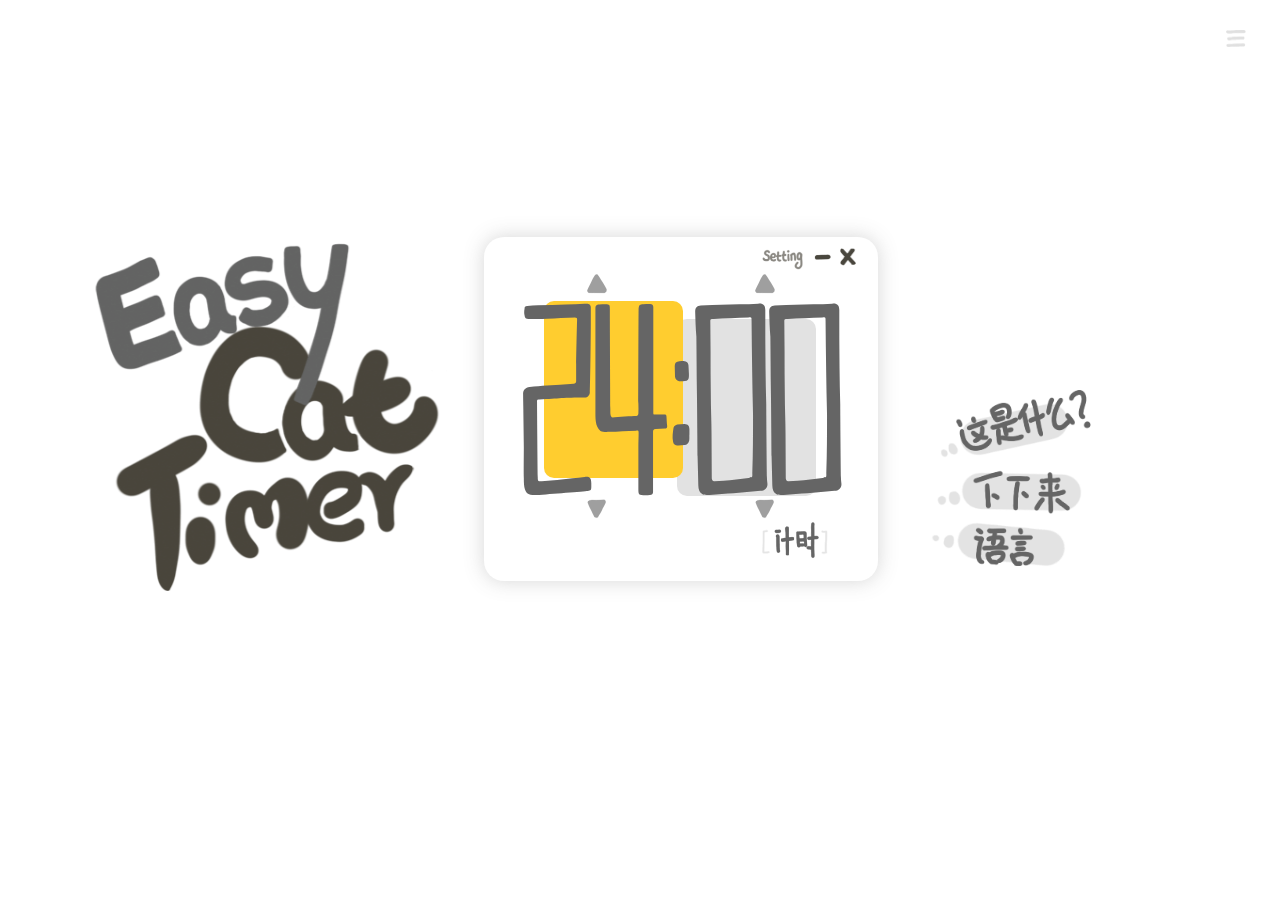
<file: v2ray/v2ray-caddy-cdn/caddy/web/project/chinese/index.html>
<!DOCTYPE html>
<html>

    <!-- 网站的头部 -->
    <head>
        <meta charset="UTF-8">
        <meta name="viewport" content="width=device-width, user-scalable=no, initial-scale=1.0, maximum-scale=1.0, minimum-scale=1.0">
        <title>Easy Cat Timer</title>

        <!-- icon文件 -->
        <link type="image/x-icon" href="./favicon.ico" rel="icon">

        <!-- 样式文件：timer -->
        <link rel="stylesheet" href="./css/timer/other/font.css">
        <link rel="stylesheet" href="./css/timer/other/initial.css">
        <link rel="stylesheet" href="./css/other/style/background.css">
        <link rel="stylesheet" href="./css/other/style/main.css">
        <link rel="stylesheet" href="./css/other/style/logo.css">
        <link rel="stylesheet" href="./css/other/style/navigationBar.css">
        <link rel="stylesheet" href="./css/other/style/topMenu.css">
        <link rel="stylesheet" href="./css/other/animation/navigationBar.css">
        <link rel="stylesheet" href="./css/other/animation/topMenu.css">
        <link rel="stylesheet" href="./css/timer/style/timerApp.css">
        <link rel="stylesheet" href="./css/timer/style/titleBarUi.css">
        <link rel="stylesheet" href="./css/timer/style/countdownUi.css">
        <link rel="stylesheet" href="./css/timer/style/timingUi.css">
        <link rel="stylesheet" href="./css/timer/style/settingUi.css">
        <link rel="stylesheet" href="./css/timer/animation/titleBarUi.css">
        <link rel="stylesheet" href="./css/timer/animation/countdownUi.css">
        <link rel="stylesheet" href="./css/timer/animation/timingUi.css">
        <link rel="stylesheet" href="./css/timer/animation/settingUi.css">
        <link rel="stylesheet" href="./css/media/media.css">
    </head>

    <!-- 网站的身体 -->
    <body>
        
        <!-- 音效 -->
        <div id="audios">

            <!-- 音效：按钮按下 -->
            <audio class="buttonDown" src="asset/audio/ButtonDown.wav" preload="auto"></audio>
            <!-- 音效：按钮抬起 -->
            <audio class="buttonUp" src="asset/audio/ButtonUp.wav" preload="auto"></audio>

            <!-- 音效：增加或减少数字 -->
            <audio class="addOrLessNumber" src="asset/audio/AddOrLessNumber.wav" preload="auto"></audio>
            
            <!-- 音效：猫咪站起来 1 -->
            <audio class="catUp1" src="asset/audio/CatUp-01.wav" preload="auto"></audio>
            <!-- 音效：猫咪站起来 2 -->
            <audio class="catUp2" src="asset/audio/CatUp-02.wav" preload="auto"></audio>
            <!-- 音效：猫咪站起来 3 -->
            <audio class="catUp3" src="asset/audio/CatUp-03.wav" preload="auto"></audio>
            
            <!-- 音效：猫咪坐下 1 -->
            <audio class="catDown1" src="asset/audio/CatDown-01.wav" preload="auto"></audio>
            <!-- 音效：猫咪坐下 2 -->
            <audio class="catDown2" src="asset/audio/CatDown-02.wav" preload="auto"></audio>
            <!-- 音效：猫咪坐下 3 -->
            <audio class="catDown3" src="asset/audio/CatDown-03.wav" preload="auto"></audio>

            <!-- 音效：完成 -->
            <audio class="complete" src="asset/audio/Complete.mp3" preload="auto"></audio>

        </div>
    
        <!--背景（为了触发点击事件）-->
        <div id="background"></div>

        <!--内容-->
        <main id="main">

             <!-- Logo -->
            <div id="logo">

                <!-- Logo的图片 -->
                <div class="image"></div>

            </div>

            <!-- 计时器 -->
            <div id="timerApp">

                <!-- 界面：定时 -->
                <div id="timingUi" class="ui">

                    <!-- 背景 -->
                    <div class="background">
                        
                        <!-- 灰色的背景 -->
                        <div class="gray"></div>
                        <!-- 黄色的背景 -->
                        <div class="yellow"></div>

                    </div>

                    
                    <!-- 时间 -->
                    <div>

                        <!-- 文字 -->
                        <div class="clock">

                            <!-- 文字：冒号 -->
                            <p class="colonText">:</p> 
                            <!-- 文字：分钟 -->
                            <p class="minuteText">24</p>
                            <!-- 文字：秒钟 -->
                            <p class="secondsText">00</p>

                        </div>

                        <!--按钮-->
                        <div>

                            <!--分钟的按钮-->
                            <div class="minuteButtons">
                                
                                <!--按钮：数字-->
                                <button class="numberButton"></button>
                                <!--按钮：增加-->
                                <button class="addButton"></button>
                                <!--按钮：减少-->
                                <button class="lessButton"></button>

                            </div>

                            <!--秒钟的按钮-->
                            <div class="secondsButtons">

                                <!--按钮：数字-->
                                <button class="numberButton"></button>
                                <!--按钮：增加-->
                                <button class="addButton"></button>
                                <!--按钮：减少-->
                                <button class="lessButton"></button>
                        
                            </div>

                        </div>

                    </div>
                    

                    <!-- 开始 -->
                    <div>

                        <!-- 开始按钮 -->
                        <div class="start">

                            <!-- 按钮：开始 -->
                            <button class="button"></button>
                            <!-- 图片：下划线 -->
                            <div class="line"></div>

                        </div>

                    </div>


                    <!-- 修改时间 -->
                    <div class="changeClockInput">

                        <!-- 关闭按钮（用来关闭输入框哒） -->
                        <button class="closeButton"></button>

                        <!-- 分钟 -->
                        <div class="minute">
                            <!-- 输入框 -->
                            <input class="input" type="text" maxlength="2" value="20"/>
                        </div>

                        <!-- 秒钟 -->
                        <div class="seconds">
                            <!-- 输入框 -->
                            <input class="input" type="text" maxlength="2" value="00"/>
                        </div>
                        
                    </div>

                </div>


                <!-- 界面：倒计时 -->
                <div id="countdownUi" class="ui">

                    <!-- 时间 -->
                    <div class="time">

                        <!-- 文字：时间 -->
                        <p class="timeText">00:00</p>

                    </div>

                    <!-- 时间到了 -->
                    <div class="timeIsUp">

                        <!-- 图片：时间到了 -->
                        <div class="image"></div>

                    </div>

                    <!-- 暂停 -->
                    <div class="paused">

                        <!-- 背景：灰色 -->
                        <div class="background"></div>
                        <!-- 图片：已暂停 -->
                        <div class="pausedImage"></div>
                        <!-- 文字：时间 -->
                        <p class="timeText">00:00</p>

                    </div>

                    <!-- 黑色的猫 -->
                    <div class="blackCat">

                        <!-- 猫 -->
                        <div class="cat">

                            <!-- 身体 -->
                            <div class="body"></div>
                            <!-- 嘴巴 -->
                            <div class="mouth"></div>
                            <!-- 闭嘴 -->
                            <div class="close"></div>

                        </div>
                        
                        <!-- 绳子 -->
                        <div class="rope">

                            <!-- 线 -->
                            <div class="line"></div>
                            <!-- 文字 -->
                            <div class="text">
                                <!-- 文字：重置 -->
                                <div class="reset"></div>
                            </div>

                        </div>

                    </div>

                    <!-- 黄色的猫 -->
                    <div class="yellowCat">

                        <!-- 猫 -->
                        <div class="cat">

                            <!-- 身体 -->
                            <div class="body"></div>
                            <!-- 嘴巴 -->
                            <div class="mouth"></div>
                            <!-- 闭嘴 -->
                            <div class="close"></div>
                            <!-- 手 -->
                            <div class="hand"></div>

                        </div>
                        
                        <!-- 绳子 -->
                        <div class="rope">

                            <!-- 线 -->
                            <div class="line"></div>
                            <!-- 文字 -->
                            <div class="text">
                                <!-- 文字：暂停 -->
                                <div class="pause"></div>
                                <!-- 文字：恢复 -->
                                <div class="resume"></div>
                            </div>

                        </div>

                    </div>

                </div>


                <!-- 界面：设置 -->
                <div id="settingUi" class="ui">

                    <!-- 背景 -->
                    <div>

                        <!-- 左边的背景图 -->
                        <div class="leftBackground"></div>
                        <!-- 这是一个很大的Button：点击这个Button，可以关闭界面 -->
                        <button class="closeButton"></button>
                        <!-- 对话框 -->
                        <div class="bubbleBox"></div>
                        <div class="roundedCorner"></div>
                        <!-- 右边的背景图 -->
                        <div class="rightBackground"></div>

                    </div>


                    <!-- Logo -->
                    <div>

                        <!-- 分割线 -->
                        <div class="divideLine"></div>
                        <!-- Logo -->
                        <div class="logo"></div>
                        <!-- 版本号 -->
                        <div class="version"></div>
                        
                        <!-- 按钮：Github -->
                        <a class="githubButton" href="https://github.com/xujiangjiang/Easy-Cat-Timer" target="_blank"></a>
                        <!-- 按钮：Staff -->
                        <button class="staffButton"></button>

                    </div>


                    <!-- Staff面板 -->
                    <div>

                        <!-- Staff面板 -->
                        <div class="staffPanel"></div>
                        
                    </div>


                    <!-- 选项 -->
                    <div>

                        <!-- 选项名 -->
                        <div class="settingTitle"></div>

                        <!-- 音量 -->
                        <div class="volume">

                            <!-- 滑动条：音量 -->
                            <div class="volumeSlider">
                                <!-- 滑动条的背景 -->
                                <div class="background"></div>
                                <!-- 滑动条的圆形（用来拖动这个滑动条） -->
                                <div class="round"></div>
                            </div>
        
                            <!-- 滑动条：音量（移动端） -->
                            <div class="inputVolumeSlider">
                                <!--input-->
                                <input class="input" type="range" value="100" min="0" max="100" step="10"/>
                            </div>

                            <!-- 音量的大小 -->
                            <div class="volumeNumber">
                                <!-- 音量数字 的背景 -->
                                <div class="background"></div>
                                <!-- 音量的数字 -->
                                <p class="number">100</p>
                            </div>

                        </div>

                        <!-- 语言 -->
                        <div class="language">

                            <!-- 语言：当前的语言 -->
                            <button class="currentLanguage">

                                <!-- 中文 -->
                                <div class="chinese"></div>
                                <!-- 英语 -->
                                <div class="english"></div>

                            </button>

                            <!-- 语言：选择的语言 -->
                            <div class="chooseLanguage">

                                <!-- 中文 -->
                                <a class="chinese" href="../chinese/index.html" target="_blank"></a>
                                <!-- 英语 -->
                                <a class="english" href="../english/index.html" target="_blank"></a>

                            </div>

                        </div>

                    </div>

                </div>


                <!-- 界面：标题栏 -->
                <div id="titleBarUi" class="ui">

                    <!-- 按钮：设置 -->
                    <button class="settingToggle"></button>
                    <!-- 按钮：最小化 -->
                    <button class="minimumButton"></button>
                    <!-- 按钮：关闭 -->
                    <button class="closeButton"></button>

                </div>

            </div>

            <!-- 导航栏 -->
            <div id="navigationBar">

                <!-- 按钮：这是什么？ -->
                <a class="whatIsIt" href="./what-is-it/index.html" target="_blank">

                    <!-- 气泡 -->
                    <div class="bubble"></div>
                    <!-- 盒子 -->
                    <div class="rect"></div>
                    <!-- 文字 -->
                    <div class="text"></div>

                </a>

                <!-- 按钮：下载 -->
                <a class="download" href="./download/index.html" target="_blank">

                    <!-- 气泡 -->
                    <div class="bubble"></div>
                    <!-- 盒子 -->
                    <div class="rect"></div>
                    <!-- 文字 -->
                    <div class="text"></div>

                </a>
                
                <!-- 按钮：其他 -->
                <div class="other">

                    <!-- 气泡 -->
                    <div class="bubble"></div>
                    <!-- 盒子 -->
                    <div class="rect"></div>
                    <!-- 文字 -->
                    <div class="text"></div>

                    <!-- 语言 -->
                    <div class="language">

                        <!-- 盒子 -->
                        <div class="box"></div>
                        <!-- 箭头 -->
                        <div class="corner"></div>
                        <!-- 英文 -->
                        <a class="english" href="../english/index.html" target="_blank">English</a>
                        <!-- 中文 -->
                        <a class="chinese" href="../chinese/index.html" target="_blank">简体中文</a>

                    </div>

                </div>

            </div>
        
        </main>

        <!-- 上方菜单 -->
        <nav id="topMenu">

            <!-- 按钮 -->
            <div class="openButton">

                <!-- 图片 -->
                <div class="image"></div>

            </div>

            <!-- 菜单 -->
            <div class="menu">

                <!-- 按钮 -->
                <div class="buttons">

                    <!-- Logo -->
                    <a class="logo" href="./index.html" target="_blank">
                        <!-- 图片 -->
                        <div class="image"></div>
                    </a>

                    <!-- 版本号 -->
                    <div class="version">
                        <!-- 矩形 -->
                        <div class="rect"></div>
                        <!-- 尖角 -->
                        <div class="corner"></div>
                        <!-- 文字 -->
                        <div class="text">v1.0</div>
                    </div>
                    
                    <!-- 这是什么？ -->
                    <a class="whatIsIt" href="./what-is-it/index.html" target="_blank">
                        <!-- 文字:这是什么? -->
                        <div class="text">这是什么?</div><!--What's it?-->
                        <!-- 下划线 -->
                        <div class="line"></div>
                    </a>

                    <!-- 语言 -->
                    <div class="language">
                        <!-- 文字:语言 -->
                        <div class="text">语言</div><!--Language-->
                        <!-- 下划线 -->
                        <div class="line"></div>

                        <!-- 可选的语言 -->
                        <div class="choose">
                            <!-- 盒子 -->
                            <div class="box"></div>
                            <!-- 箭头 -->
                            <div class="corner"></div>
                            <!-- 英文 -->
                            <a class="english" href="../english/index.html" target="_blank">English</a>
                            <!-- 中文 -->
                            <a class="chinese" href="../chinese/index.html" target="_blank">简体中文</a>
                        </div>
                    </div>

                    <!-- 空白 -->
                    <div class="null"></div>

                    <!-- 下载 -->
                    <a class="download" href="./download/index.html" target="_blank">下载桌面版</a><!--Download-->

                    <!-- 关闭 -->
                    <div class="close">
                        <!-- 图片 -->
                        <div class="image"></div>
                    </div>

                </div>

            </div>

        </nav>

    </body>

    <!-- 代码文件：timer -->
    <script src="./js/other/ui/otherUi.js"></script>
    <script src="./js/other/other/SupportIosTool.js"></script>
    <script src="./js/other/other/SupportMobileTool.js"></script>
    <script src="./js/other/otherApp.js"></script>
    <script src="./js/timer/other/enums.js"></script>
    <script src="./js/timer/other/tools.js"></script>
    <script src="./js/timer/struct/time.js"></script>
    <script src="./js/timer/data/datas.js"></script>
    <script src="./js/timer/system/audioSystem.js"></script>
    <script src="./js/timer/system/timeSystem.js"></script>
    <script src="./js/timer/system/saveSystem.js"></script>
    <script src="./js/timer/system/systems.js"></script>
    <script src="./js/timer/ui/titleBarUi.js"></script>
    <script src="./js/timer/ui/countdownUi.js"></script>
    <script src="./js/timer/ui/timingUi.js"></script>
    <script src="./js/timer/ui/settingUi.js"></script>
    <script src="./js/timer/ui/uis.js"></script>
    <script src="./js/timer/timerApp.js"></script>
    <script src="./js/webManager.js"></script>

</html>
</file>
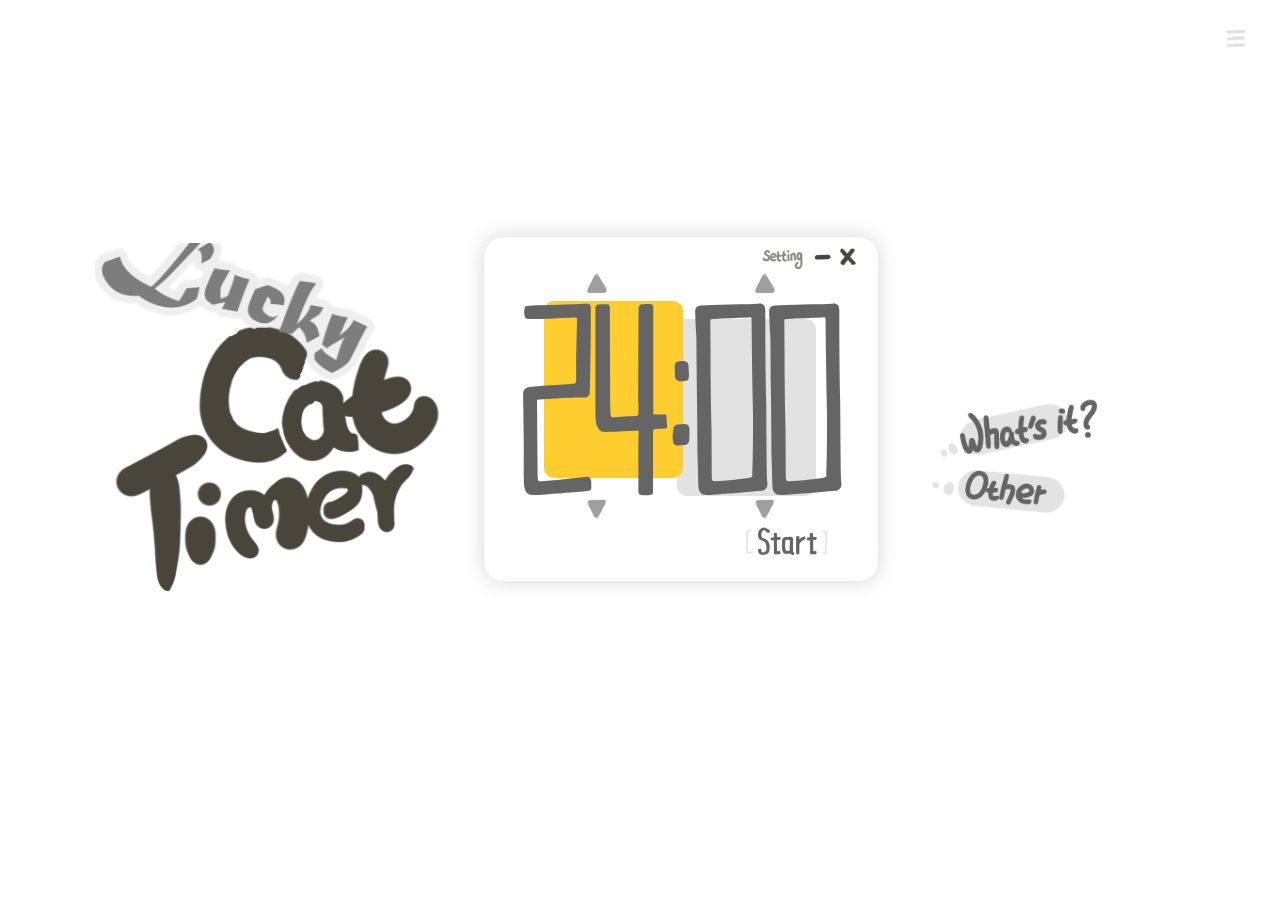
<file: v2ray/v2ray-caddy-cdn/caddy/web/project/english/index.html>
<!DOCTYPE html>
<html>

    <!-- 网站的头部 -->
    <head>
        <meta charset="UTF-8">
        <meta name="viewport" content="width=device-width, user-scalable=no, initial-scale=1.0, maximum-scale=1.0, minimum-scale=1.0">
        <title>Easy Cat Timer</title>

        <!-- icon文件 -->
        <link type="image/x-icon" href="./favicon.ico" rel="icon">

        <!-- 样式文件：timer -->
        <link rel="stylesheet" href="./css/timer/other/font.css">
        <link rel="stylesheet" href="./css/timer/other/initial.css">
        <link rel="stylesheet" href="./css/other/style/background.css">
        <link rel="stylesheet" href="./css/other/style/main.css">
        <link rel="stylesheet" href="./css/other/style/logo.css">
        <link rel="stylesheet" href="./css/other/style/navigationBar.css">
        <link rel="stylesheet" href="./css/other/style/topMenu.css">
        <link rel="stylesheet" href="./css/other/animation/navigationBar.css">
        <link rel="stylesheet" href="./css/other/animation/topMenu.css">
        <link rel="stylesheet" href="./css/timer/style/timerApp.css">
        <link rel="stylesheet" href="./css/timer/style/titleBarUi.css">
        <link rel="stylesheet" href="./css/timer/style/countdownUi.css">
        <link rel="stylesheet" href="./css/timer/style/timingUi.css">
        <link rel="stylesheet" href="./css/timer/style/settingUi.css">
        <link rel="stylesheet" href="./css/timer/animation/titleBarUi.css">
        <link rel="stylesheet" href="./css/timer/animation/countdownUi.css">
        <link rel="stylesheet" href="./css/timer/animation/timingUi.css">
        <link rel="stylesheet" href="./css/timer/animation/settingUi.css">
        <link rel="stylesheet" href="./css/media/media.css">
    </head>

    <!-- 网站的身体 -->
    <body>
        
        <!-- 音效 -->
        <div id="audios">

            <!-- 音效：按钮按下 -->
            <audio class="buttonDown" src="asset/audio/ButtonDown.wav" preload="auto"></audio>
            <!-- 音效：按钮抬起 -->
            <audio class="buttonUp" src="asset/audio/ButtonUp.wav" preload="auto"></audio>

            <!-- 音效：增加或减少数字 -->
            <audio class="addOrLessNumber" src="asset/audio/AddOrLessNumber.wav" preload="auto"></audio>
            
            <!-- 音效：猫咪站起来 1 -->
            <audio class="catUp1" src="asset/audio/CatUp-01.wav" preload="auto"></audio>
            <!-- 音效：猫咪站起来 2 -->
            <audio class="catUp2" src="asset/audio/CatUp-02.wav" preload="auto"></audio>
            <!-- 音效：猫咪站起来 3 -->
            <audio class="catUp3" src="asset/audio/CatUp-03.wav" preload="auto"></audio>
            
            <!-- 音效：猫咪坐下 1 -->
            <audio class="catDown1" src="asset/audio/CatDown-01.wav" preload="auto"></audio>
            <!-- 音效：猫咪坐下 2 -->
            <audio class="catDown2" src="asset/audio/CatDown-02.wav" preload="auto"></audio>
            <!-- 音效：猫咪坐下 3 -->
            <audio class="catDown3" src="asset/audio/CatDown-03.wav" preload="auto"></audio>

            <!-- 音效：完成 -->
            <audio class="complete" src="asset/audio/Complete.mp3" preload="auto"></audio>

        </div>

        <!--背景（为了触发点击事件）-->
        <div id="background"></div>

        <!--内容-->
        <main id="main">

             <!-- Logo -->
            <div id="logo">

                <!-- Logo的图片 -->
                <div class="image"></div>

            </div>

            <!-- 计时器 -->
            <div id="timerApp">

                <!-- 界面：定时 -->
                <div id="timingUi" class="ui">

                    <!-- 背景 -->
                    <div class="background">
                        
                        <!-- 灰色的背景 -->
                        <div class="gray"></div>
                        <!-- 黄色的背景 -->
                        <div class="yellow"></div>

                    </div>

                    
                    <!-- 时间 -->
                    <div>

                        <!-- 文字 -->
                        <div class="clock">

                            <!-- 文字：冒号 -->
                            <p class="colonText">:</p> 
                            <!-- 文字：分钟 -->
                            <p class="minuteText">24</p>
                            <!-- 文字：秒钟 -->
                            <p class="secondsText">00</p>

                        </div>

                        <!--按钮-->
                        <div>

                            <!--分钟的按钮-->
                            <div class="minuteButtons">
                                
                                <!--按钮：数字-->
                                <button class="numberButton"></button>
                                <!--按钮：增加-->
                                <button class="addButton"></button>
                                <!--按钮：减少-->
                                <button class="lessButton"></button>

                            </div>

                            <!--秒钟的按钮-->
                            <div class="secondsButtons">

                                <!--按钮：数字-->
                                <button class="numberButton"></button>
                                <!--按钮：增加-->
                                <button class="addButton"></button>
                                <!--按钮：减少-->
                                <button class="lessButton"></button>
                        
                            </div>

                        </div>

                    </div>
                    

                    <!-- 开始 -->
                    <div>

                        <!-- 开始按钮 -->
                        <div class="start">

                            <!-- 按钮：开始 -->
                            <button class="button"></button>
                            <!-- 图片：下划线 -->
                            <div class="line"></div>

                        </div>

                    </div>


                    <!-- 修改时间 -->
                    <div class="changeClockInput">

                        <!-- 关闭按钮（用来关闭输入框哒） -->
                        <button class="closeButton"></button>

                        <!-- 分钟 -->
                        <div class="minute">
                            <!-- 输入框 -->
                            <input class="input" type="text" maxlength="2" value="20"/>
                        </div>

                        <!-- 秒钟 -->
                        <div class="seconds">
                            <!-- 输入框 -->
                            <input class="input" type="text" maxlength="2" value="00"/>
                        </div>
                        
                    </div>

                </div>


                <!-- 界面：倒计时 -->
                <div id="countdownUi" class="ui">

                    <!-- 时间 -->
                    <div class="time">

                        <!-- 文字：时间 -->
                        <p class="timeText">00:00</p>

                    </div>

                    <!-- 时间到了 -->
                    <div class="timeIsUp">

                        <!-- 图片：时间到了 -->
                        <div class="image"></div>

                    </div>

                    <!-- 暂停 -->
                    <div class="paused">

                        <!-- 背景：灰色 -->
                        <div class="background"></div>
                        <!-- 图片：已暂停 -->
                        <div class="pausedImage"></div>
                        <!-- 文字：时间 -->
                        <p class="timeText">00:00</p>

                    </div>

                    <!-- 黑色的猫 -->
                    <div class="blackCat">

                        <!-- 猫 -->
                        <div class="cat">

                            <!-- 身体 -->
                            <div class="body"></div>
                            <!-- 嘴巴 -->
                            <div class="mouth"></div>
                            <!-- 闭嘴 -->
                            <div class="close"></div>

                        </div>
                        
                        <!-- 绳子 -->
                        <div class="rope">

                            <!-- 线 -->
                            <div class="line"></div>
                            <!-- 文字 -->
                            <div class="text">
                                <!-- 文字：重置 -->
                                <div class="reset"></div>
                            </div>

                        </div>

                    </div>

                    <!-- 黄色的猫 -->
                    <div class="yellowCat">

                        <!-- 猫 -->
                        <div class="cat">

                            <!-- 身体 -->
                            <div class="body"></div>
                            <!-- 嘴巴 -->
                            <div class="mouth"></div>
                            <!-- 闭嘴 -->
                            <div class="close"></div>
                            <!-- 手 -->
                            <div class="hand"></div>

                        </div>
                        
                        <!-- 绳子 -->
                        <div class="rope">

                            <!-- 线 -->
                            <div class="line"></div>
                            <!-- 文字 -->
                            <div class="text">
                                <!-- 文字：暂停 -->
                                <div class="pause"></div>
                                <!-- 文字：恢复 -->
                                <div class="resume"></div>
                            </div>

                        </div>

                    </div>

                </div>


                <!-- 界面：设置 -->
                <div id="settingUi" class="ui">

                    <!-- 背景 -->
                    <div>

                        <!-- 左边的背景图 -->
                        <div class="leftBackground"></div>
                        <!-- 这是一个很大的Button：点击这个Button，可以关闭界面 -->
                        <button class="closeButton"></button>
                        <!-- 对话框 -->
                        <div class="bubbleBox"></div>
                        <div class="roundedCorner"></div>
                        <!-- 右边的背景图 -->
                        <div class="rightBackground"></div>

                    </div>


                    <!-- Logo -->
                    <div>

                        <!-- 分割线 -->
                        <div class="divideLine"></div>
                        <!-- Logo -->
                        <div class="logo"></div>
                        <!-- 版本号 -->
                        <div class="version"></div>
                        
                        <!-- 按钮：Github -->
                        <a class="githubButton" href="https://github.com/" target="_blank"></a>
                        <!-- 按钮：Staff -->
                        <button class="staffButton"></button>

                    </div>


                    <!-- Staff面板 -->
                    <div>

                        <!-- Staff面板 -->
                        <div class="staffPanel"></div>
                        
                    </div>


                    <!-- 选项 -->
                    <div>

                        <!-- 选项名 -->
                        <div class="settingTitle"></div>

                        <!-- 音量 -->
                        <div class="volume">

                            <!-- 滑动条：音量 -->
                            <div class="volumeSlider">
                                <!-- 滑动条的背景 -->
                                <div class="background"></div>
                                <!-- 滑动条的圆形（用来拖动这个滑动条） -->
                                <div class="round"></div>
                            </div>

                            <!-- 滑动条：音量（移动端） -->
                            <div class="inputVolumeSlider">
                                <!--input-->
                                <input class="input" type="range" value="100" min="0" max="100" step="10"/>
                            </div>
                            
                            <!-- 音量的大小 -->
                            <div class="volumeNumber">
                                <!-- 音量数字 的背景 -->
                                <div class="background"></div>
                                <!-- 音量的数字 -->
                                <p class="number">100</p>
                            </div>

                        </div>

                        <!-- 语言 -->
                        <div class="language">

                            <!-- 语言：当前的语言 -->
                            <button class="currentLanguage">

                                <!-- 中文 -->
                                <div class="chinese"></div>
                                <!-- 英语 -->
                                <div class="english"></div>

                            </button>

                            <!-- 语言：选择的语言 -->
                            <div class="chooseLanguage">

                                <!-- 中文 -->
                                <a class="chinese" href="../chinese/index.html" target="_blank"></a>
                                <!-- 英语 -->
                                <a class="english" href="./index.html" target="_blank"></a>

                            </div>

                        </div>

                    </div>

                </div>


                <!-- 界面：标题栏 -->
                <div id="titleBarUi" class="ui">

                    <!-- 按钮：设置 -->
                    <button class="settingToggle"></button>
                    <!-- 按钮：最小化 -->
                    <button class="minimumButton"></button>
                    <!-- 按钮：关闭 -->
                    <button class="closeButton"></button>

                </div>

            </div>

            <!-- 导航栏 -->
            <div id="navigationBar">

                <!-- 按钮：这是什么？ -->
                <a class="whatIsIt" href="./what-is-it/index.html" target="_blank">

                    <!-- 气泡 -->
                    <div class="bubble"></div>
                    <!-- 盒子 -->
                    <div class="rect"></div>
                    <!-- 文字 -->
                    <div class="text"></div>

                </a>

                <!-- 按钮：下载 -->
                <!-- <a class="download" href="./download/index.html" target="_blank"> -->

                    <!-- 气泡 -->
                    <!-- <div class="bubble"></div> -->
                    <!-- 盒子 -->
                    <!-- <div class="rect"></div> -->
                    <!-- 文字 -->
                    <!-- <div class="text"></div> -->

                </a>
                
                <!-- 按钮：其他 -->
                <div class="other">

                    <!-- 气泡 -->
                    <div class="bubble"></div>
                    <!-- 盒子 -->
                    <div class="rect"></div>
                    <!-- 文字 -->
                    <div class="text"></div>

                    <!-- 语言 -->
                    <div class="language">

                        <!-- 盒子 -->
                        <div class="box"></div>
                        <!-- 箭头 -->
                        <div class="corner"></div>
                        <!-- 英文 -->
                        <a class="english" href="./index.html" target="_blank">English</a>
                        <!-- 中文 -->
                        <!-- <a class="chinese" href="../chinese/index.html" target="_blank">简体中文</a> -->

                    </div>

                </div>

            </div>
        
        </main>

        <!-- 上方菜单 -->
        <nav id="topMenu">

            <!-- 按钮 -->
            <div class="openButton">

                <!-- 图片 -->
                <div class="image"></div>

            </div>

            <!-- 菜单 -->
            <div class="menu">

                <!-- 按钮 -->
                <div class="buttons">

                    <!-- Logo -->
                    <a class="logo" href="./index.html" target="_blank">
                        <!-- 图片 -->
                        <div class="image"></div>
                    </a>

                    <!-- 版本号 -->
                    <div class="version">
                        <!-- 矩形 -->
                        <div class="rect"></div>
                        <!-- 尖角 -->
                        <div class="corner"></div>
                        <!-- 文字 -->
                        <div class="text">v1.0</div>
                    </div>
                    
                    <!-- 这是什么？ -->
                    <a class="whatIsIt" href="./what-is-it/index.html" target="_blank">
                        <!-- 文字:这是什么? -->
                        <div class="text">What's it?</div>
                        <!-- 下划线 -->
                        <div class="line"></div>
                    </a>

                    <!-- 语言 -->
                    <div class="language">
                        <!-- 文字:语言 -->
                        <div class="text">Language</div>
                        <!-- 下划线 -->
                        <div class="line"></div>

                        <!-- 可选的语言 -->
                        <div class="choose">
                            <!-- 盒子 -->
                            <div class="box"></div>
                            <!-- 箭头 -->
                            <div class="corner"></div>
                            <!-- 英文 -->
                            <a class="english" href="./index.html" target="_blank">English</a>
                            <!-- 中文 -->
                            <!-- <a class="chinese" href="../chinese/index.html" target="_blank">简体中文</a> -->
                        </div>
                    </div>

                    <!-- 空白 -->
                    <div class="null"></div>

                    <!-- 下载 -->
                    <!-- <a class="download" href="./download/index.html" target="_blank">Download</a> -->

                    <!-- 关闭 -->
                    <div class="close">
                        <!-- 图片 -->
                        <div class="image"></div>
                    </div>

                </div>

            </div>

        </nav>

    </body>

    <!-- 代码文件：timer -->
    <script src="./js/other/ui/otherUi.js"></script>
    <script src="./js/other/other/SupportIosTool.js"></script>
    <script src="./js/other/other/SupportMobileTool.js"></script>
    <script src="./js/other/otherApp.js"></script>
    <script src="./js/timer/other/enums.js"></script>
    <script src="./js/timer/other/tools.js"></script>
    <script src="./js/timer/struct/time.js"></script>
    <script src="./js/timer/data/datas.js"></script>
    <script src="./js/timer/system/audioSystem.js"></script>
    <script src="./js/timer/system/timeSystem.js"></script>
    <script src="./js/timer/system/saveSystem.js"></script>
    <script src="./js/timer/system/systems.js"></script>
    <script src="./js/timer/ui/titleBarUi.js"></script>
    <script src="./js/timer/ui/countdownUi.js"></script>
    <script src="./js/timer/ui/timingUi.js"></script>
    <script src="./js/timer/ui/settingUi.js"></script>
    <script src="./js/timer/ui/uis.js"></script>
    <script src="./js/timer/timerApp.js"></script>
    <script src="./js/webManager.js"></script>

</html>
</file>
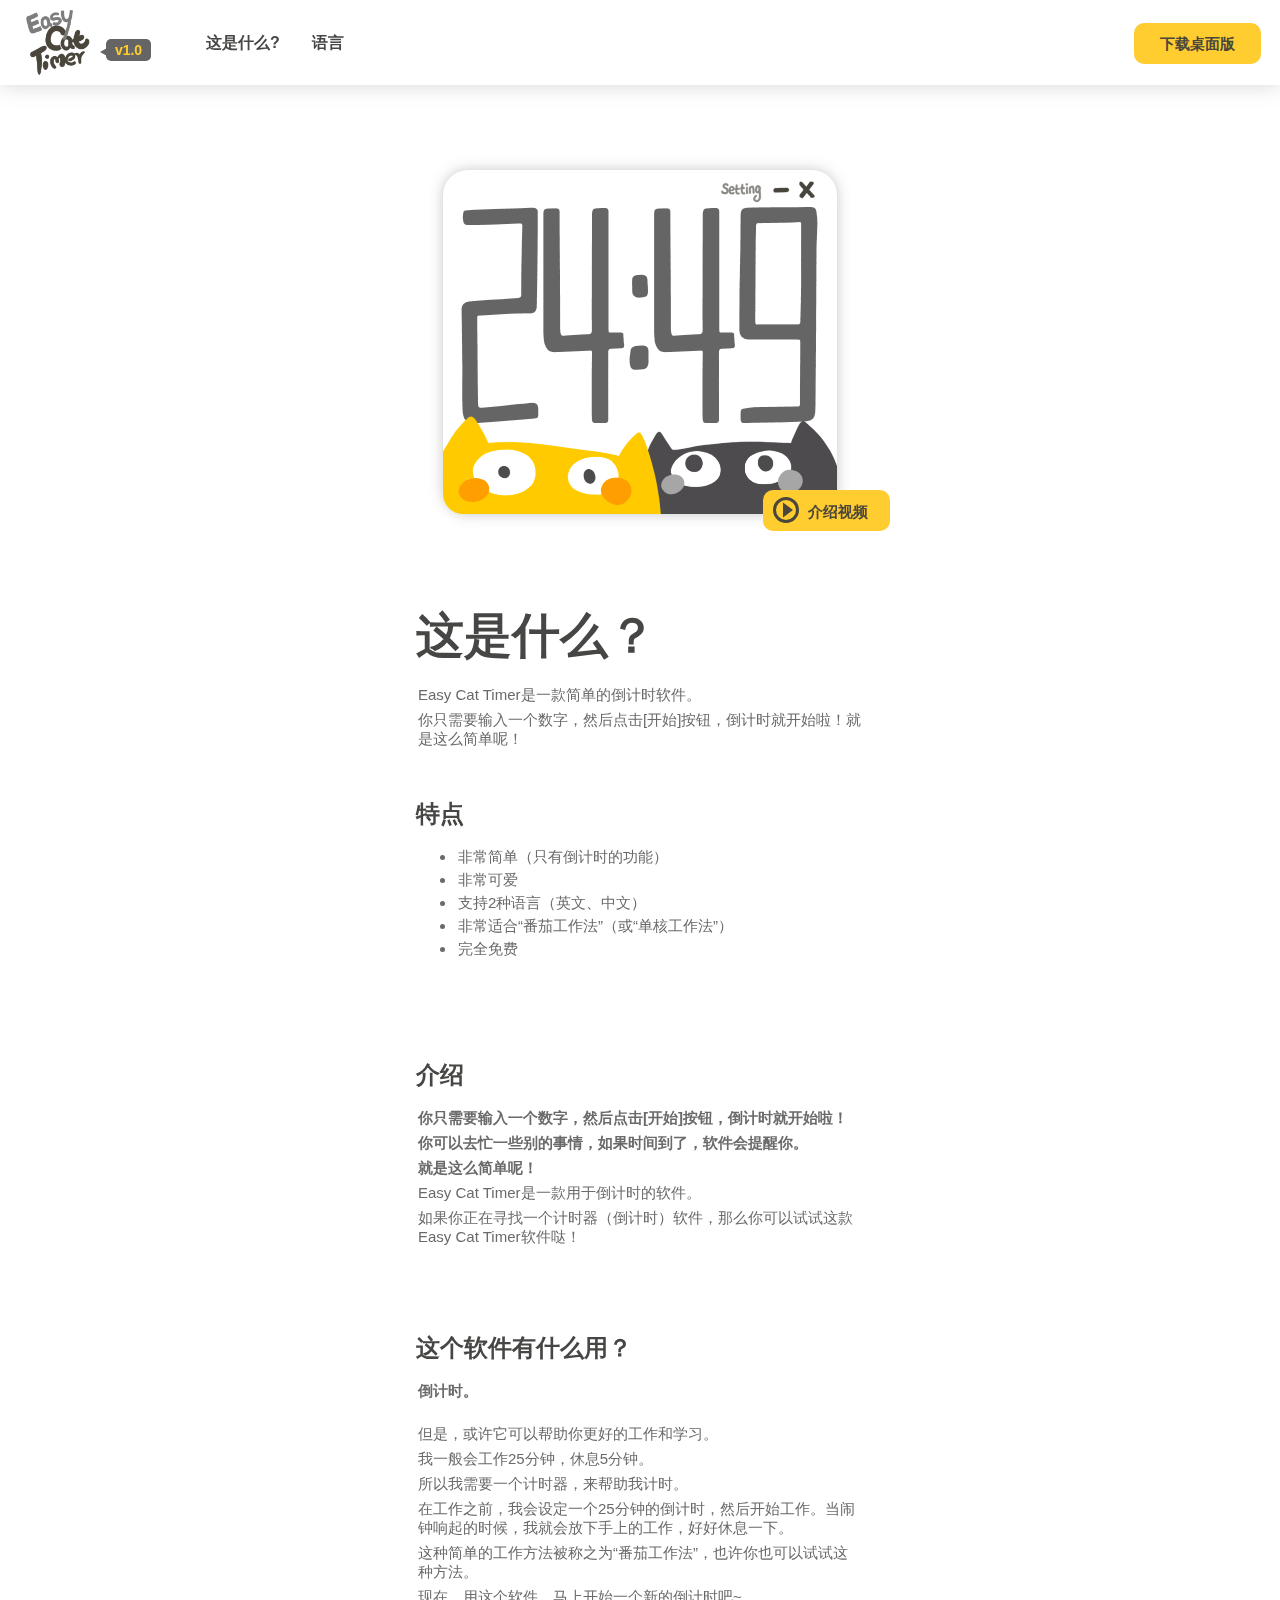
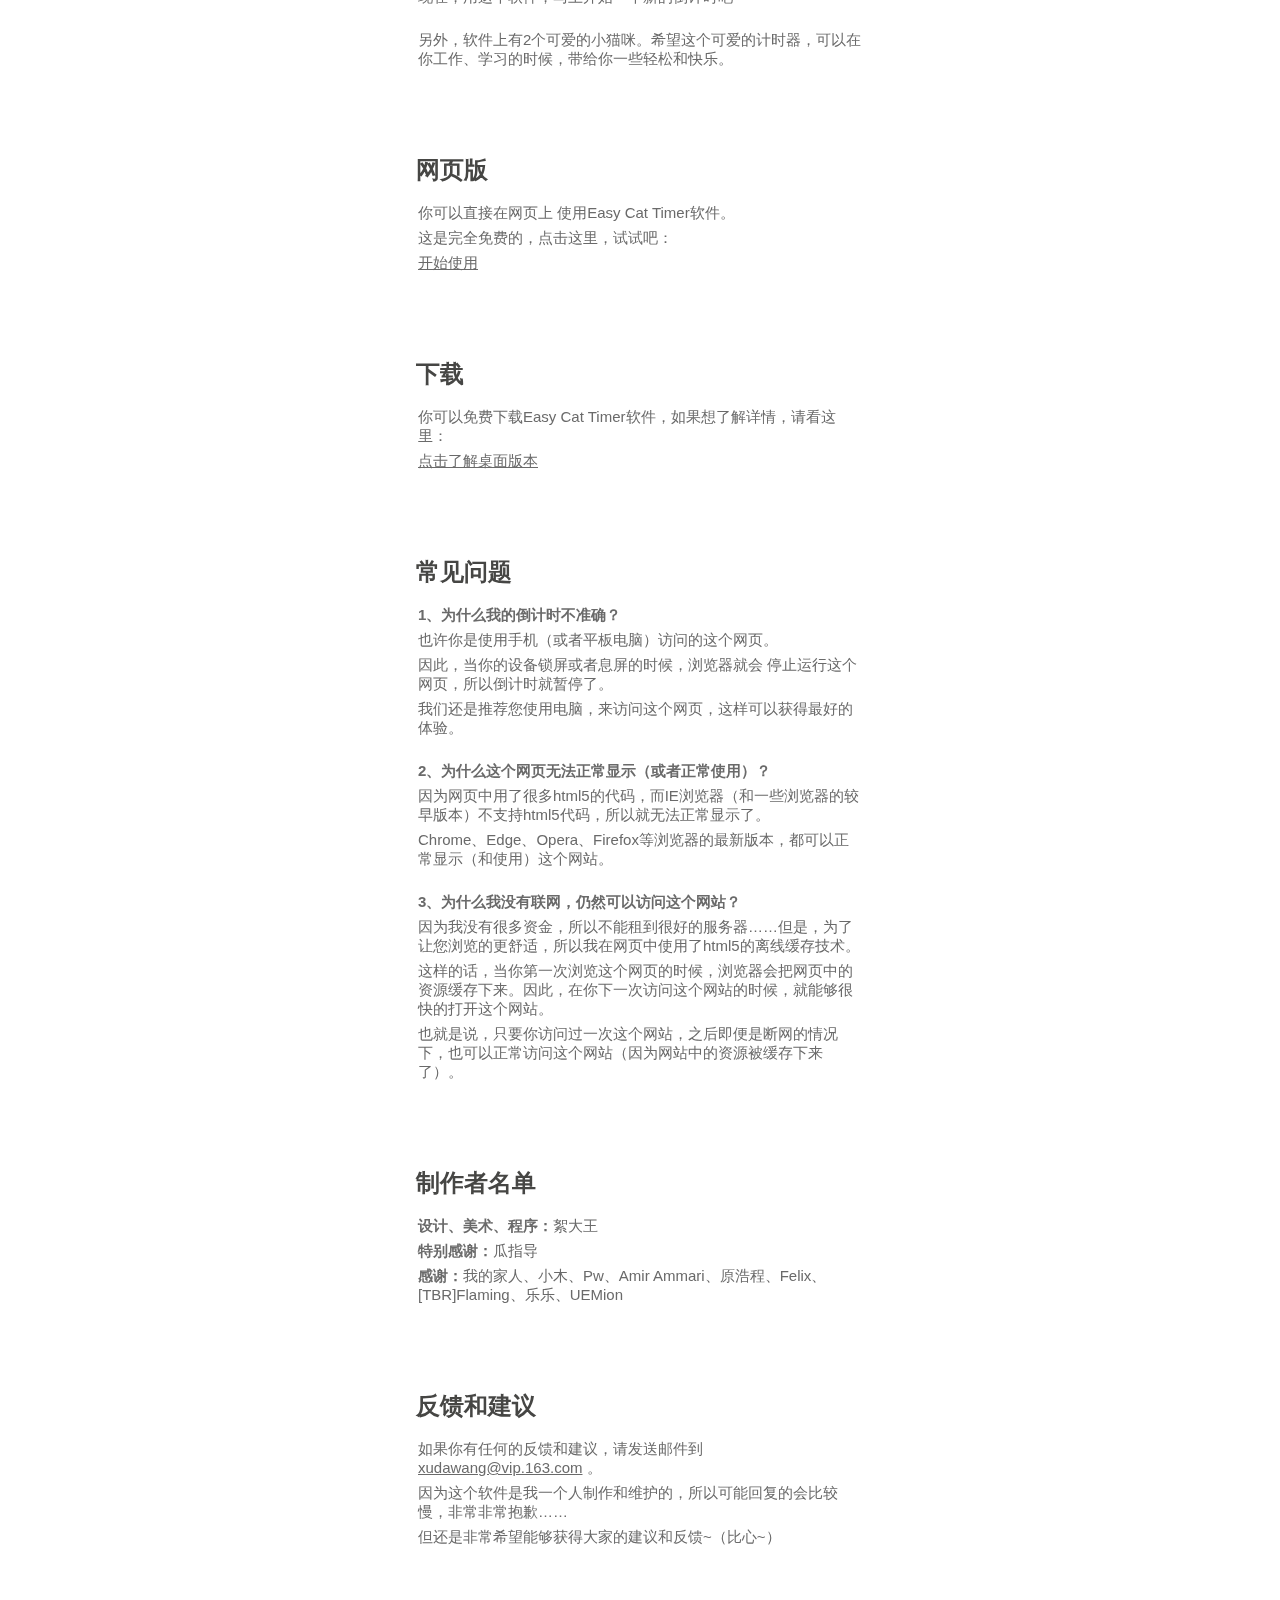
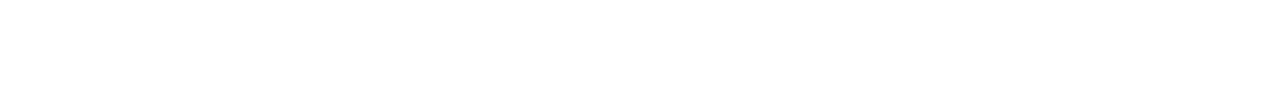
<file: v2ray/v2ray-caddy-cdn/caddy/web/project/chinese/what-is-it/index.html>
<!DOCTYPE html>
<html>

    <!-- 网站的头部 -->
    <head>
        <meta charset="UTF-8">
        <meta name="viewport" content="width=device-width, user-scalable=no, initial-scale=1.0, maximum-scale=1.0, minimum-scale=1.0">
        <title>Easy Cat Timer - What's it?</title>

        <!-- icon文件 -->
        <link type="image/x-icon" href="./favicon.ico" rel="icon">

        <!-- 样式文件-->
        <link rel="stylesheet" href="./css/style/initial.css">
        <link rel="stylesheet" href="./css/style/menu.css">
        <link rel="stylesheet" href="./css/style/content.css">
        <link rel="stylesheet" href="./css/style/image.css">
        <link rel="stylesheet" href="./css/style/video.css">
        <link rel="stylesheet" href="./css/animation/menu.css">
        <link rel="stylesheet" href="./css/animation/image.css">
        <link rel="stylesheet" href="./css/media/media.css">

        <!-- 代码文件 -->
        <script src="./js/script.js"></script>

    </head>

    <!-- 网站的身体 -->
    <body>
        
        <!-- 图片 -->
        <div id="image">
            <!-- 图片 -->
            <div class="timerImage">
                <!-- 按钮 -->
                <button class="showVideo" onclick="OnClickShowVideoButton()">
                    <div class="circle"></div>
                    <div class="corner"></div>
                    <div class="text">介绍视频</div>
                </button>
            </div>
        </div>

        <!-- 内容 -->
        <div id="content">

            <h1>这是什么？</h1>
            <p>Easy Cat Timer是一款简单的倒计时软件。</p>
            <p>你只需要输入一个数字，然后点击[开始]按钮，倒计时就开始啦！就是这么简单呢！</p>  
            
            <br/>
            <br/>

            <h2>特点</h2>
            <ul>
                <li>非常简单（只有倒计时的功能）</li>
                <li>非常可爱</li>
                <li>支持2种语言（英文、中文）</li>
                <li>非常适合“番茄工作法”（或“单核工作法”）</li>
                <li>完全免费</li>
            </ul>

            <br/>
            <br/>
            <br/>
            <br/>

            <h2>介绍</h2>
            <b>你只需要输入一个数字，然后点击[开始]按钮，倒计时就开始啦！</b>
            <b>你可以去忙一些别的事情，如果时间到了，软件会提醒你。</b>
            <b>就是这么简单呢！</b>
            <p>Easy Cat Timer是一款用于倒计时的软件。</p>
            <p>如果你正在寻找一个计时器（倒计时）软件，那么你可以试试这款Easy Cat Timer软件哒！</p>

            <br/>
            <br/>
            <br/>
            <br/>

            <h2>这个软件有什么用？</h2>
            <b>倒计时。</b>
            <br>
            <p>但是，或许它可以帮助你更好的工作和学习。</p>
            <p>我一般会工作25分钟，休息5分钟。</p>
            <p>所以我需要一个计时器，来帮助我计时。</p>
            <p>在工作之前，我会设定一个25分钟的倒计时，然后开始工作。当闹钟响起的时候，我就会放下手上的工作，好好休息一下。</p>
            <p>这种简单的工作方法被称之为“番茄工作法”，也许你也可以试试这种方法。</p>
            <p>现在，用这个软件，马上开始一个新的倒计时吧~</p>
            <br>
            <p>另外，软件上有2个可爱的小猫咪。希望这个可爱的计时器，可以在你工作、学习的时候，带给你一些轻松和快乐。</p>

            <br/>
            <br/>
            <br/>
            <br/>

            <h2>网页版</h2>
            <p>你可以直接在网页上 使用Easy Cat Timer软件。</p>
            <p>这是完全免费的，点击这里，试试吧：</p>
            <a href="../index.html" target="_blank">开始使用</a>

            <br/>
            <br/>
            <br/>
            <br/>

            <h2>下载</h2>
            <p>你可以免费下载Easy Cat Timer软件，如果想了解详情，请看这里：</p>
            <a href="../download/index.html" target="_blank">点击了解桌面版本</a>
                        
            <br/>
            <br/>
            <br/>
            <br/>

            <h2>常见问题</h2>
            <p><strong>1、为什么我的倒计时不准确？</strong></p>
            <p>也许你是使用手机（或者平板电脑）访问的这个网页。</p>
            <p>因此，当你的设备锁屏或者息屏的时候，浏览器就会 停止运行这个网页，所以倒计时就暂停了。</p>
            <p>我们还是推荐您使用电脑，来访问这个网页，这样可以获得最好的体验。</p>
            <br/>
            <p><strong>2、为什么这个网页无法正常显示（或者正常使用）？</strong></p>
            <p>因为网页中用了很多html5的代码，而IE浏览器（和一些浏览器的较早版本）不支持html5代码，所以就无法正常显示了。</p>
            <p>Chrome、Edge、Opera、Firefox等浏览器的最新版本，都可以正常显示（和使用）这个网站。</p>
            <br/>
            <p><strong>3、为什么我没有联网，仍然可以访问这个网站？</strong></p>
            <p>因为我没有很多资金，所以不能租到很好的服务器……但是，为了让您浏览的更舒适，所以我在网页中使用了html5的离线缓存技术。</p>
            <p>这样的话，当你第一次浏览这个网页的时候，浏览器会把网页中的资源缓存下来。因此，在你下一次访问这个网站的时候，就能够很快的打开这个网站。</p>
            <p>也就是说，只要你访问过一次这个网站，之后即便是断网的情况下，也可以正常访问这个网站（因为网站中的资源被缓存下来了）。</p>

            <br/>
            <br/>
            <br/>
            <br/>

            <h2>制作者名单</h2>
            <p><strong>设计、美术、程序：</strong>絮大王</p>
            <p><strong>特别感谢：</strong>瓜指导</p>
            <p><strong>感谢：</strong>我的家人、小木、Pw、Amir Ammari、原浩程、Felix、[TBR]Flaming、乐乐、UEMion</p>
                
            <br/>
            <br/>
            <br/>
            <br/>

            <h2>反馈和建议</h2>
            <p>如果你有任何的反馈和建议，请发送邮件到 <u>xudawang@vip.163.com</u> 。</p>
            <p>因为这个软件是我一个人制作和维护的，所以可能回复的会比较慢，非常非常抱歉……</p>
            <p>但还是非常希望能够获得大家的建议和反馈~（比心~）</p>

        </div>

        <!-- 导航栏 -->
        <nav id="menu">

            <!-- 按钮 -->
            <div class="buttons">

                <!-- Logo -->
                <a class="logo" href="../index.html" target="_blank">
                    <!-- 图片 -->
                    <div class="image"></div>
                </a>

                <!-- 版本号 -->
                <div class="version">
                    <!-- 矩形 -->
                    <div class="rect"></div>
                    <!-- 尖角 -->
                    <div class="corner"></div>
                    <!-- 文字 -->
                    <div class="text">v1.0</div>
                </div>
                
                <!-- 这是什么？ -->
                <a class="whatIsIt" href="../what-is-it/index.html" target="_blank">
                    <!-- 文字:这是什么? -->
                    <div class="text">这是什么?</div><!--What's it?-->
                    <!-- 下划线 -->
                    <div class="line"></div>
                </a>

                <!-- 语言 -->
                <div class="language">
                    <!-- 文字:语言 -->
                    <div class="text">语言</div><!--Language-->
                    <!-- 下划线 -->
                    <div class="line"></div>

                    <!-- 可选的语言 -->
                    <div class="choose">
                        <!-- 盒子 -->
                        <div class="box"></div>
                        <!-- 箭头 -->
                        <div class="corner"></div>
                        <!-- 英文 -->
                        <a class="english" href="../../english/what-is-it/index.html" target="_blank">English</a>
                        <!-- 中文 -->
                        <a class="chinese" href="../../chinese/what-is-it/index.html" target="_blank">简体中文</a>
                    </div>
                </div>

                <!-- 空白 -->
                <div class="null"></div>

                <!-- 下载 -->
                <a class="download" href="../download/index.html" target="_blank">下载桌面版</a><!--Download-->

            </div>

        </nav>

        <!-- 视频 -->
        <div id="video">
            <!-- 背景 -->
            <div class="timerImage"></div>

            <!-- 关闭 -->
            <button class="close" onclick="OnClickCloseVideoButton()"></button>

            <!-- 视频 -->
            <video class="video" src="./asset/Timer.mp4" controls preload="none"></video>
        </div>

    </body>

</html>
</file>
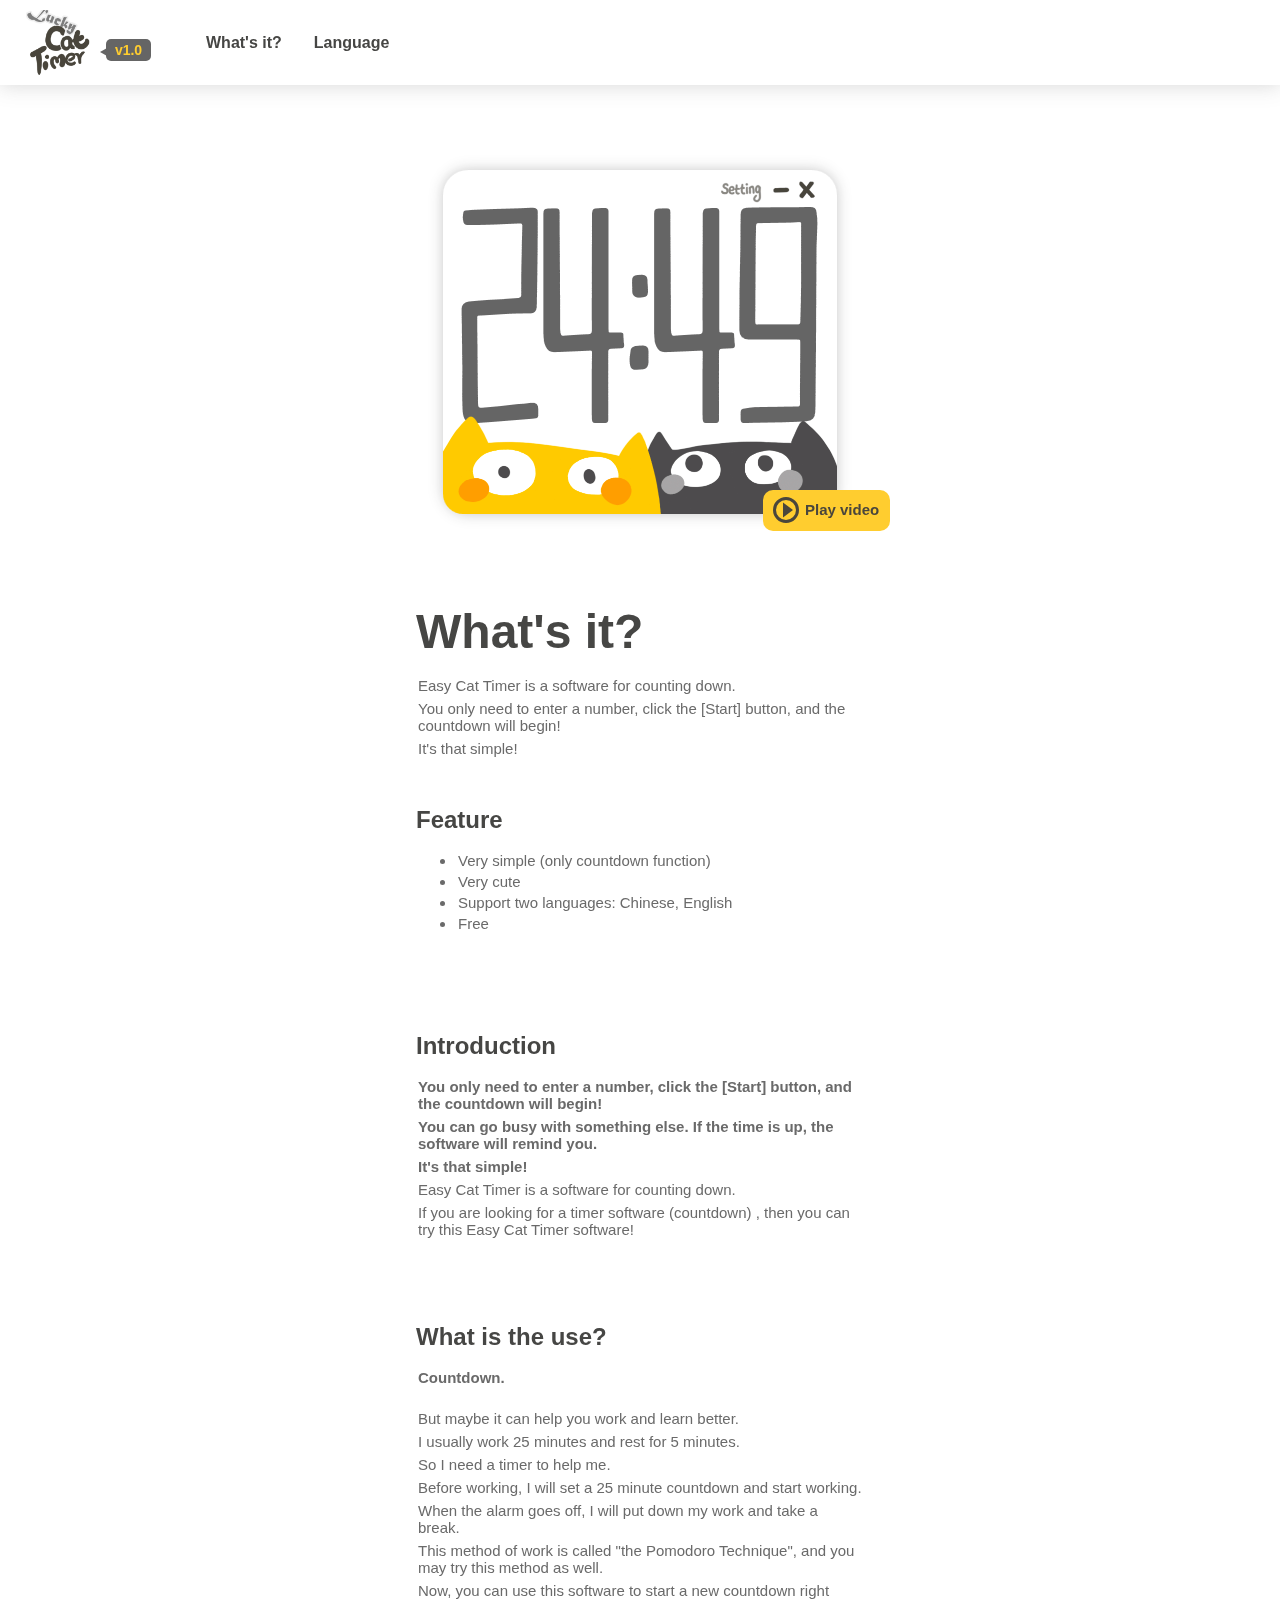
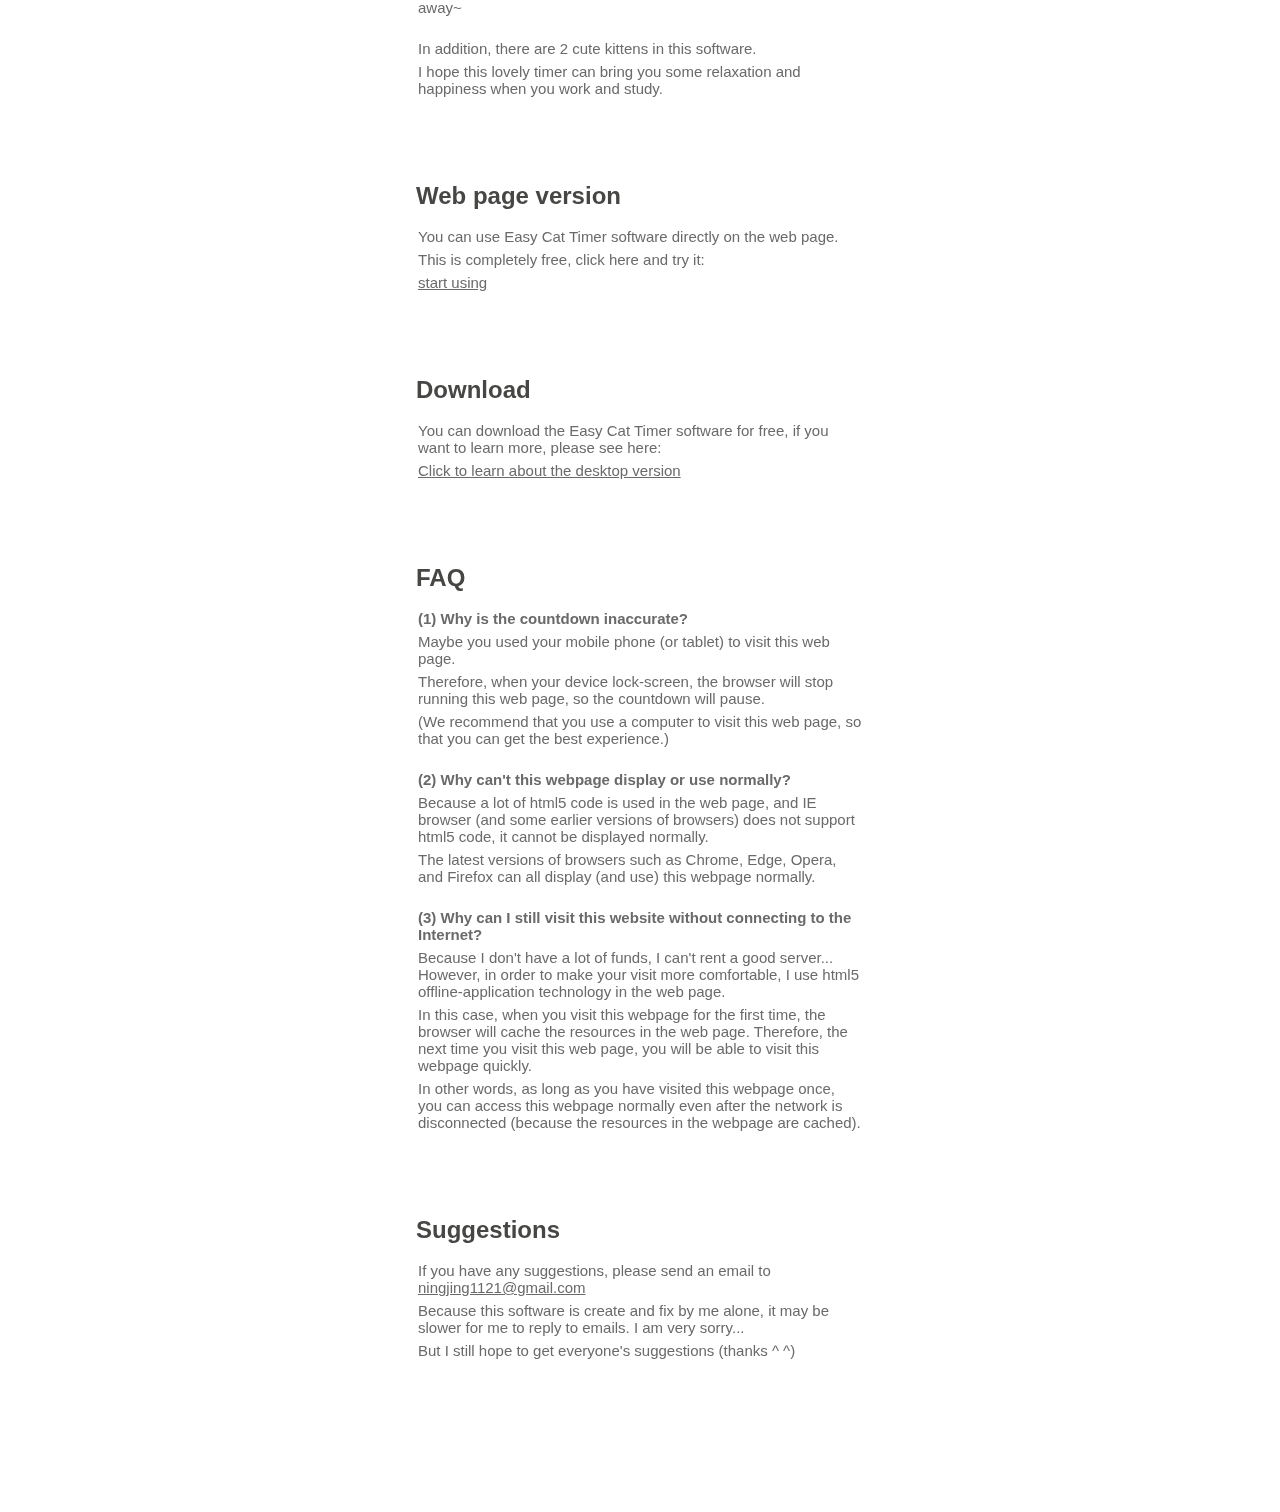
<file: v2ray/v2ray-caddy-cdn/caddy/web/project/english/what-is-it/index.html>
<!DOCTYPE html>
<html>

    <!-- 网站的头部 -->
    <head>
        <meta charset="UTF-8">
        <meta name="viewport" content="width=device-width, user-scalable=no, initial-scale=1.0, maximum-scale=1.0, minimum-scale=1.0">
        <title>Easy Cat Timer - What's it?</title>

        <!-- icon文件 -->
        <link type="image/x-icon" href="./favicon.ico" rel="icon">

        <!-- 样式文件-->
        <link rel="stylesheet" href="./css/style/initial.css">
        <link rel="stylesheet" href="./css/style/menu.css">
        <link rel="stylesheet" href="./css/style/content.css">
        <link rel="stylesheet" href="./css/style/image.css">
        <link rel="stylesheet" href="./css/style/video.css">
        <link rel="stylesheet" href="./css/animation/menu.css">
        <link rel="stylesheet" href="./css/animation/image.css">
        <link rel="stylesheet" href="./css/media/media.css">

        <!-- 代码文件 -->
        <script src="./js/script.js"></script>

    </head>

    <!-- 网站的身体 -->
    <body>
        
        <!-- 图片 -->
        <div id="image">
            <!-- 图片 -->
            <div class="timerImage">
                <!-- 按钮 -->
                <button class="showVideo" onclick="OnClickShowVideoButton()">
                    <div class="circle"></div>
                    <div class="corner"></div>
                    <div class="text">Play video</div><!--介绍视频-->
                </button>
            </div>
        </div>

        <!-- 内容 -->
        <div id="content">

            <h1>What's it?</h1>
            <p>Easy Cat Timer is a software for counting down.</p>
            <p>You only need to enter a number, click the [Start] button, and the countdown will begin!</p>  
            <p>It's that simple!</p>
            
            <br/>
            <br/>

            <h2>Feature</h2>
            <ul>
                <li>Very simple (only countdown function)</li>
                <li>Very cute</li>
                <li>Support two languages: Chinese, English</li>
                <li>Free</li>
            </ul>

            <br/>
            <br/>
            <br/>
            <br/>

            <h2>Introduction</h2>
            <b>You only need to enter a number, click the [Start] button, and the countdown will begin!</b>
            <b>You can go busy with something else. If the time is up, the software will remind you.</b>
            <b>It's that simple!</b>
            <p>Easy Cat Timer is a software for counting down.</p>
            <p>If you are looking for a timer software (countdown) , then you can try this Easy Cat Timer software!</p>

            <br/>
            <br/>
            <br/>
            <br/>

            <h2>What is the use?</h2>
            <b>Countdown.</b>
            <br>
            <p>But maybe it can help you work and learn better.</p>
            <p>I usually work 25 minutes and rest for 5 minutes.</p>
            <p>So I need a timer to help me.</p>
            <p>Before working, I will set a 25 minute countdown and start working.</p>
            <p>When the alarm goes off, I will put down my work and take a break.</p>
            <p>This method of work is called "the Pomodoro Technique", and you may try this method as well.</p>
            <p>Now, you can use this software to start a new countdown right away~</p>
            <br>
            <p>In addition, there are 2 cute kittens in this software.</p>
            <p>I hope this lovely timer can bring you some relaxation and happiness when you work and study.</p>

            <br/>
            <br/>
            <br/>
            <br/>

            <h2>Web page version</h2>
            <p>You can use Easy Cat Timer software directly on the web page.</p>
            <p>This is completely free, click here and try it:</p>
            <a href="../index.html" target="_blank">start using</a>

            <br/>
            <br/>
            <br/>
            <br/>

            <h2>Download</h2>
            <p>You can download the Easy Cat Timer software for free, if you want to learn more, please see here:</p>
            <a href="../download/index.html" target="_blank">Click to learn about the desktop version</a>
            
            <br/>
            <br/>
            <br/>
            <br/>
            
            <h2>FAQ</h2>
            <p><strong>(1)  Why is the countdown inaccurate?</strong></p>
            <p>Maybe you used your mobile phone (or tablet) to visit this web page.</p>
            <p>Therefore, when your device lock-screen, the browser will stop running this web page, so the countdown will pause.</p>
            <p>(We recommend that you use a computer to visit this web page, so that you can get the best experience.)</p>
            <br/>
            <p><strong>(2)  Why can't this webpage display or use normally?</strong></p>
            <p>Because a lot of html5 code is used in the web page, and IE browser (and some earlier versions of browsers) does not support html5 code, it cannot be displayed normally.</p>
            <p>The latest versions of browsers such as Chrome, Edge, Opera, and Firefox can all display (and use) this webpage normally.</p>
            <br/>
            <p><strong>(3)  Why can I still visit this website without connecting to the Internet?</strong></p>
            <p>Because I don't have a lot of funds, I can't rent a good server... However, in order to make your visit more comfortable, I use html5 offline-application technology in the web page.</p>
            <p>In this case, when you visit this webpage for the first time, the browser will cache the resources in the web page. Therefore, the next time you visit this web page, you will be able to visit this webpage quickly.</p>
            <p>In other words, as long as you have visited this webpage once, you can access this webpage normally even after the network is disconnected (because the resources in the webpage are cached).</p>

            <br/>
            <br/>

            <br/>
            <br/>

            <h2>Suggestions</h2>
            <p>If you have any suggestions, please send an email to <u>ningjing1121@gmail.com</u></p>
            <p>Because this software is create and fix by me alone, it may be slower for me to reply to emails. I am very sorry...</p>
            <p>But I still hope to get everyone's suggestions (thanks ^ ^)</p>

        </div>

        <!-- 导航栏 -->
        <nav id="menu">

            <!-- 按钮 -->
            <div class="buttons">

                <!-- Logo -->
                <a class="logo" href="../index.html" target="_blank">
                    <!-- 图片 -->
                    <div class="image"></div>
                </a>

                <!-- 版本号 -->
                <div class="version">
                    <!-- 矩形 -->
                    <div class="rect"></div>
                    <!-- 尖角 -->
                    <div class="corner"></div>
                    <!-- 文字 -->
                    <div class="text">v1.0</div>
                </div>
                
                <!-- 这是什么？ -->
                <a class="whatIsIt" href="../what-is-it/index.html" target="_blank">
                    <!-- 文字:这是什么? -->
                    <div class="text">What's it?</div>
                    <!-- 下划线 -->
                    <div class="line"></div>
                </a>

                <!-- 语言 -->
                <div class="language">
                    <!-- 文字:语言 -->
                    <div class="text">Language</div>
                    <!-- 下划线 -->
                    <div class="line"></div>

                    <!-- 可选的语言 -->
                    <div class="choose">
                        <!-- 盒子 -->
                        <div class="box"></div>
                        <!-- 箭头 -->
                        <div class="corner"></div>
                        <!-- 英文 -->
                        <a class="english" href="../../what-is-it/index.html" target="_blank">English</a>
                        <!-- 中文 -->
                        <!-- <a class="chinese" href="../../chinese/what-is-it/index.html" target="_blank">简体中文</a> -->
                    </div>
                </div>

                <!-- 空白 -->
                <div class="null"></div>



            </div>

        </nav>

        <!-- 视频 -->
        <div id="video">
            <!-- 背景 -->
            <div class="timerImage"></div>

            <!-- 关闭 -->
            <button class="close" onclick="OnClickCloseVideoButton()"></button>

            <!-- 视频 -->
            <video class="video" src="./asset/Timer.mp4" controls preload="none"></video>
        </div>

    </body>

</html>
</file>
<file: v2ray/v2ray-caddy-cdn/caddy/web/project/chinese/css/timer/other/font.css>
/*定义字体资源*/

/* 文字 */
@font-face{
    font-family: "MaybeCuteFont";
    src: url(../../../asset/font/MaybeCuteFont.otf);
}
</file>
<file: v2ray/v2ray-caddy-cdn/caddy/web/project/chinese/css/timer/other/initial.css>
/*去掉默认的样式*/

*{
    font-family: Helvetica,Arial,Verdana,sans-serif;
}

body{
    margin: 0px;
    padding: 0px;
}

button{
    margin: 0px;
    padding: 0px;
    border: 0px;
    outline: none;
    background-color: transparent;
}

p{
    padding: 0px;
    margin: 0px;
}

input::selection, p::selection{
    background-color: rgba(169, 169, 169, 0.6);
}

div,button,a{
    /*让图片清晰*/
    backface-visibility:hidden;
    -webkit-backface-visibility:hidden;
    -moz-backface-visibility:hidden;
    -ms-backface-visibility:hidden;

    /*图片*/
    background-repeat: no-repeat;
    background-size: 100% 100%;

    /*清除移动端的点击高亮*/
    -webkit-tap-highlight-color: transparent;
    /*禁用长按页面时 弹出的菜单*/
    -webkit-touch-callout:none;
}

a{
    text-decoration: none;
    display: block;
}
</file>
<file: v2ray/v2ray-caddy-cdn/caddy/web/project/chinese/css/other/style/background.css>
/* 背景（网页的背景，用于触发 touchStart事件的） */
#background{
    width: 100%;
    height: 100%;
    position: absolute;
    background-color: white;
}
</file>
<file: v2ray/v2ray-caddy-cdn/caddy/web/project/chinese/css/other/style/main.css>
/* 内容 */
#main{
    /* 大小 */
    width: 1100px;/*1062px*/
    height: 435px;

    /* 定位 */
    position: fixed;

    /* 位置 */
    top: 44%;
    margin-top: -197px;
    left: 50%;
    margin-left: -550px;

    /* 颜色 */
    background-color: transparent;

    /* 透明度 */
    opacity: 1;  

    /* flex布局（父元素） */
    display: flex;
    flex-direction: row;
}
</file>
<file: v2ray/v2ray-caddy-cdn/caddy/web/project/chinese/css/other/style/logo.css>
/* 图片：Logo */
#logo{
    /* 大小 */
    width: 352px;
    height: 348px;

    /* 定位 */
    position: relative;

    /* 位置 */
    top: 44px;
    left: 0px;

    /* 间距 */
    margin-right: 37px;
    margin-left: 5px;
}

#logo *{
    /* 定位 */
    position: absolute;
}

#logo .image{
    /* 大小 */
    width: 352px;
    height: 348px;

    /* 位置 */
    top: 0px;
    left: 0px;

    /*图片*/
    background-image: url(../../../asset/image/logo/Logo.png);
}
</file>
<file: v2ray/v2ray-caddy-cdn/caddy/web/project/chinese/css/other/style/navigationBar.css>
/* 导航栏 */
#navigationBar{
    /* 大小 */
    width: 200px;
    height: 435px;

    /* 定位 */
    position: relative;

    /* 位置 */
    top: 0px;
    left: 0px;

    /* 间距 */
    margin-left: 47px;
}

/* 导航栏中的所有元素 */
#navigationBar *{
    /* 定位 */
    position: absolute;
}



/* 按钮：这是什么？ */
#navigationBar .whatIsIt{
    /* 大小 */
    width: 160px;
    height: 67px;

    /* 位置 */
    top: 192px;
    left: 15px;

    /*鼠标光标*/
    cursor: pointer;
}
/* 气泡 */
#navigationBar .whatIsIt .bubble{
    /* 大小 */
    width: 19px;
    height: 16px;

    /* 位置 */
    top: 51px;
    left: 0px;

    /*图片*/
    background-image: url(../../../asset/image/document/bubble-01.png);
}
/* 盒子 */
#navigationBar .whatIsIt .rect{
    /* 大小 */
    width: 110px;
    height: 53px;

    /* 位置 */
    top: 12px;
    left: 19px;

    /*图片*/
    background-image: url(../../../asset/image/document/box-01.png);
}
/* 文字 */
#navigationBar .whatIsIt .text{
    /* 大小 */
    width: 141px;
    height: 64px;

    /* 位置 */
    top: -1px;
    left: 16px;

    /*图片*/
    background-image: url(../../../asset/image/document/WhatIsIt-CN.png);
}



/* 按钮：下载 */
#navigationBar .download{
    /* 大小 */
    width: 182px;
    height: 50px;

    /* 位置 */
    top: 266px;
    left: 0px;

    /*鼠标光标*/
    cursor: pointer;
}
/* 气泡 */
#navigationBar .download .bubble{
    /* 大小 */
    width: 24px;
    height: 16px;

    /* 位置 */
    top: 25px;
    left: 12px;

    /*图片*/
    background-image: url(../../../asset/image/document/bubble-02.png);


}
/* 盒子 */
#navigationBar .download .rect{
    /* 大小 */
    width: 121px;
    height: 40px;

    /* 位置 */
    top: 7px;
    left: 36px;

    /*图片*/
    background-image: url(../../../asset/image/document/box-02.png);
}
/* 文字 */
#navigationBar .download .text{
    /* 大小 */
    width: 135px;
    height: 49px;

    /* 位置 */
    top: 0px;
    left: 40px;

    /*图片*/
    background-image: url(../../../asset/image/document/Download-CN.png);
}



/* 按钮：其他 */
#navigationBar .other{
    /* 大小 */
    width: 145px;
    height: 45px;

    /* 位置 */
    top: 323px;
    left: 0px;
    
    /*鼠标光标*/
    cursor: pointer;
}
/* 气泡 */
#navigationBar .other .bubble{
    /* 大小 */
    width: 24px;
    height: 15px;

    /* 位置 */
    top: 12px;
    left: 6px;

    /*图片*/
    background-image: url(../../../asset/image/document/bubble-03.png);
}
/* 盒子 */
#navigationBar .other .rect{
    /* 大小 */
    width: 109px;
    height: 45px;

    /* 位置 */
    top: 0px;
    left: 32px;

    /*图片*/
    background-image: url(../../../asset/image/document/box-03.png);
}
/* 文字 */
#navigationBar .other .text{
    /* 大小 */
    width: 82px;
    height: 43px;

    /* 位置 */
    top: 1px;
    left: 40px;

    /*图片*/
    background-image: url(../../../asset/image/document/Other-CN.png);
}



/* 语言:框 */
#navigationBar .language{
    /* 大小 */
    width: 100px;
    height: 90px;

    /* 居中 */
    left: 60%;
    margin-left: -50px;
    top: 50px;

    /* 隐藏 */
    visibility: visible;
    opacity: 1;
}
#navigationBar .language .box{
    /* 大小 */
    width: 100px;
    height: 85px;
    border-radius: 7px;

    /* 位置 */
    top: 5px;
    
    /* 颜色 */
    background-color: #ececec;
}
#navigationBar .language .corner{
    /* 大小 */
    width: 0px;
    height: 0px;

    /* 定位 */
    top: -11px;
    left: 40px;

    /* 三角形 */
    border: 10px solid;
    border-color: transparent transparent #ececec transparent;

    /* 变换 */
    transform: scale(0.7,1);
}

/* 语言:英文 */
#navigationBar .language .english{
    /* 大小 */
    width: 80px;
    height: 24px;
    border-radius: 3px;

    /* 居中 */
    left: 50%;
    margin-left: -42px;
    top: 15px;

    /* 边框 */
    border-width: 2px;
    border-style: solid;
    border-color: transparent;

    /* 居中 */
    text-align: center;
    white-space: nowrap;
    line-height: 24px;

    /* 颜色 */
    color: #4a463c;
    font-size: 14px;
    font-weight: bold;

    /*不能选中文字*/
    user-select: none;
}
/* 语言:中文 */
#navigationBar .language .chinese{
    /* 大小 */
    width: 80px;
    height: 24px;
    border-radius: 3px;

    /* 居中 */
    left: 50%;
    margin-left: -42px;
    top: 47px;

    /* 边框 */
    border-width: 2px;
    border-style: solid;
    border-color: #4a463c;

    /* 居中 */
    text-align: center;
    white-space: nowrap;
    line-height: 24px;

    /* 颜色 */
    color: #4a463c;
    font-size: 14px;
    font-weight: bold;

    /*不能选中文字*/
    user-select: none;
}
</file>
<file: v2ray/v2ray-caddy-cdn/caddy/web/project/chinese/css/other/style/topMenu.css>
/* 上方菜单 */
#topMenu{
    /* 大小 */
    width: 100%;
    height: 0px;

    /* 定位 */
    position: absolute;

    /* 位置 */
    top: 0px;
    right: 0px;
}
/* 上方菜单中的所有元素 */
#topMenu *{
    /* 定位 */
    position: absolute;
}



/* 打开按钮 */
#topMenu .openButton{
    /* 大小 */
    width: 36px;
    height: 32px;
    border-radius: 5px;
    
    /* 位置 */
    top: 22px;
    right: 2%;

    /* 颜色 */
    background-color: transparent;
    
    /*鼠标光标*/
    cursor: pointer;
}
/* 打开按钮的图片 */
#topMenu .openButton .image{
    /* 大小 */
    width: 20px;
    height: 17px;

    /* 居中 */
    top: 50%;
    margin-top: -8px;
    left: 50%;
    margin-left: -10px;

    /*图片*/
    background-image: url(../../../asset/image/document/DropDownButton.png);

    /* 透明度 */
    opacity: 0.65;

    /* 点击穿透 */
    pointer-events:none;
}



/* 菜单 */
#topMenu .menu{
    /* 大小 */
    width: 100%;
    height: 85px;

    /* 位置 */
    top: -115px;
    left: 0px;

    /* 颜色 */
    background-color: white;

    /*阴影*/
    box-shadow: 0px 0px 20px 0px rgba(91, 91, 91, 0.25) ;
}
/* 菜单的按钮 */
#topMenu .menu .buttons{
    /* 大小：自适应 */
    min-width: 200px;
    max-width: 1308px;
    height: 85px;

    /* 定位：居中对齐 */
    margin: 0 auto;
    position: static;

    /* 布局：Felx */
    display:flex;
    flex-direction:row;
    flex-wrap: nowrap;
    justify-content: center;
}



/* 图片：Logo */
#topMenu .menu .buttons .logo{
    /* 大小 */
    width: 65px;
    height: 85px;

    /* 布局 */
    flex-grow:0;
    flex-shrink: 0;

    /* 定位 */
    position: relative;

    /* 外边距 */
    margin-left: 25px;

    /*鼠标光标*/
    cursor: pointer;
}
#topMenu .menu .buttons .logo .image{
    /* 大小 */
    width: 65px;
    height: 65px;

    /* 定位 */
    top: 10px;
    left: 1px;

    /*图片*/
    background-image: url(../../../asset/image/logo/Logo-Samll.png);
}


/* 图片：空白 */
#topMenu .menu .buttons .null{   
    /* 定位 */
    position: relative;

    /* 让左边的元素，抵到尽头 */
    margin-right: auto;
}


/* 图片：版本号 */
#topMenu .menu .buttons .version{
    /* 大小 */
    width: 100px;
    height: 85px;

    /* 布局 */
    flex-grow:0;
    flex-shrink: 0;

    /* 定位 */
    position: relative;
}
/* 版本号：矩形 */
#topMenu .menu .buttons .version .rect{
    /* 大小 */
    width: 45px;
    height: 22px;
    border-radius: 5px;

    /* 定位 */
    left: 16px;
    top: 39px;

    /* 颜色 */
    background-color: #656565;
}
/* 版本号：尖角 */
#topMenu .menu .buttons .version .corner{
    /* 大小 */
    width: 0px;
    height: 0px;

    /* 定位 */
    top: 44px;
    left: 2px;

    /* 三角形 */
    border: 8px solid;
    border-color: transparent #656565 transparent transparent;

    /* 变换 */
    transform: scale(1,0.55);
}
/* 版本号：文字 */
#topMenu .menu .buttons .version .text{
    /* 大小 */
    width: 45px;
    height: 22px;

    /* 定位 */
    left: 16px;
    top: 39px;

    /* 字体 */
    font-size: 14px;
    font-weight: bold;
    color: #ffcd2f;

    /* 居中 */
    white-space: nowrap;
    line-height:22px;
    text-align: center;

    /*不能选中文字*/
    user-select: none;
}


/* 按钮：[这是什么？] */
#topMenu .menu .buttons .whatIsIt{
    /* 大小 */
    height: 85px;

    /* 布局 */
    flex-grow:0;
    flex-shrink: 0;
    padding: 0px 16px;
    display: inline-block;

    /* 定位 */
    position: relative;
}
#topMenu .menu .buttons .whatIsIt .text{
    /* 定位 */
    position: relative;

    /* 文字 */
    white-space: nowrap;
    line-height:85px;
    font-size: 16px;
    font-weight: bold;
    color: #464644;

    /*不能选中文字*/
    user-select: none;

    /*鼠标光标*/
    cursor: pointer;
}
#topMenu .menu .buttons .whatIsIt .line{
    /* 大小 */
    width: 100%;
    height: 4px;
    border-radius: 2px;

    /* 定位 */
    position: relative;

    /* 位置 */
    top: -30px;

    /* 透明度 */
    opacity: 0;

    /* 颜色 */
    background-color: gray;

    /* 点击穿透 */
    pointer-events:none;
}


/* 按钮：[语言] */
#topMenu .menu .buttons .language{
    /* 大小 */
    height: 85px;

    /* 布局 */
    flex-grow:0;
    flex-shrink: 0;
    padding: 0px 16px;
    display: inline-block;

    /* 定位 */
    position: relative;
}
#topMenu .menu .buttons .language .text{
    /* 定位 */
    position: relative;

    /* 文字 */
    white-space: nowrap;
    line-height:85px;
    font-size: 16px;
    font-weight: bold;
    color: #464644;

    /*不能选中文字*/
    user-select: none;

    /*鼠标光标*/
    cursor: pointer;
}
#topMenu .menu .buttons .language .line{
    /* 大小 */
    width: 100%;
    height: 4px;
    border-radius: 2px;

    /* 定位 */
    position: relative;

    /* 位置 */
    top: -30px;

    /* 透明度 */
    opacity: 0;

    /* 颜色 */
    background-color: gray;

    /* 点击穿透 */
    pointer-events:none;
}


/* 按钮:下载 */
#topMenu .menu .buttons .download{
    /* 大小 */
    width: 127px;
    height: 41px;
    border-radius: 10px;

    /* 定位 */
    position: relative;

    /* 布局 */
    flex-grow:0;
    flex-shrink: 0;

    /* 位置 */
    margin-right: 19px;
    margin-top: 23px;

    /* 颜色 */
    background-color: #ffcd2f;

    /*鼠标光标*/
    cursor: pointer;

    /* 字体 */
    text-align: center;
    white-space: nowrap;
    line-height: 41px;
    color: #4a463c;
    font-size: 15px;
    font-weight: bold;

    /*不能选中文字*/
    user-select: none;
}


/* 按钮：关闭 */
#topMenu .menu .buttons .close{
    /* 大小 */
    width: 28px;
    height: 28px;
    border-radius: 3px;

    /* 颜色 */
    background-color: white;

    /* 布局 */
    flex-grow:0;
    flex-shrink: 0;
    margin-right: 23px;
    margin-top: 31px;

    /* 定位 */
    position: relative;
    
    /*鼠标光标*/
    cursor: pointer;
}
#topMenu .menu .buttons .close .image{
    /* 大小 */
    width: 20px;
    height: 19px;

    /* 定位 */
    top: 4px;
    left: 4px;

    /*图片*/
    background-image: url(../../../asset/image/document/CloseButton.png);
}



/* 语言:框 */
#topMenu .menu .buttons .language .choose{
    /* 大小 */
    width: 100px;
    height: 90px;

    /* 居中 */
    left: 50%;
    margin-left: -50px;
    top: 65px;

    /* 隐藏 */
    visibility: hidden;
    opacity: 0;
}
#topMenu .menu .buttons .language .choose .box{
    /* 大小 */
    width: 100px;
    height: 85px;
    border-radius: 7px;

    /* 位置 */
    top: 5px;
    
    /* 颜色 */
    background-color: #ececec;
}
#topMenu .menu .buttons .language .choose .corner{
    /* 大小 */
    width: 0px;
    height: 0px;

    /* 定位 */
    top: -11px;
    left: 40px;

    /* 三角形 */
    border: 10px solid;
    border-color: transparent transparent #ececec transparent;

    /* 变换 */
    transform: scale(0.7,1);
}

/* 语言:英文 */
#topMenu .menu .buttons .language .choose .english{
    /* 大小 */
    width: 80px;
    height: 24px;
    border-radius: 3px;

    /* 居中 */
    left: 50%;
    margin-left: -42px;
    top: 15px;

    /* 边框 */
    border-width: 2px;
    border-style: solid;
    border-color: transparent;

    /* 居中 */
    text-align: center;
    white-space: nowrap;
    line-height: 24px;

    /* 颜色 */
    color: #4a463c;
    font-size: 14px;
    font-weight: bold;

    /*不能选中文字*/
    user-select: none;
}

/* 语言:中文 */
#topMenu .menu .buttons .language .choose .chinese{
    /* 大小 */
    width: 80px;
    height: 24px;
    border-radius: 3px;

    /* 居中 */
    left: 50%;
    margin-left: -42px;
    top: 47px;

    /* 边框 */
    border-width: 2px;
    border-style: solid;
    border-color: #4a463c;

    /* 居中 */
    text-align: center;
    white-space: nowrap;
    line-height: 24px;

    /* 颜色 */
    color: #4a463c;
    font-size: 14px;
    font-weight: bold;

    /*不能选中文字*/
    user-select: none;
}
</file>
<file: v2ray/v2ray-caddy-cdn/caddy/web/project/chinese/css/other/animation/navigationBar.css>
/* 网页的[导航栏] 的 动画 */
/* （navigationBar中的动画） */


/* [这是什么？]按钮的 box */
/* [当鼠标移出时] */
#navigationBar .whatIsIt .rect{
    /* 过渡 */
    transition: transform 0.1s,filter 0.1s;
    /* 变换 */
    transform: scale(1) translate(0px,0px);
    /* 滤镜 */
    filter: none;
}
/* [当鼠标进入时] */
#navigationBar .whatIsIt:hover .rect{
    /* 变换 */
    transform: scale(1) translate(0px,5px);
    /* 滤镜 */
    filter: brightness(80%);
}
/* [当鼠标点击时] */
#navigationBar .whatIsIt:active .rect{
    /* 变换 */
    transform: scale(0.75) translate(0px,10px);
}

/* [这是什么？]按钮的 文字 */
/* [当鼠标移出时] */
#navigationBar .whatIsIt .text{
    /* 过渡 */
    transition: transform 0.1s;
    /* 变换 */
    transform: translate(0px,0px);
}
/* [当鼠标进入时] */
#navigationBar .whatIsIt:hover .text{
    /* 变换 */
    transform: translate(0px,-5px);
}



/* [下载]按钮的 box */
/* [当鼠标移出时] */
#navigationBar .download .rect{
    /* 过渡 */
    transition: transform 0.1s,filter 0.1s;
    /* 变换 */
    transform: scale(1) translate(0px,0px);
    /* 滤镜 */
    filter: none;
}
/* [当鼠标进入时] */
#navigationBar .download:hover .rect{
    /* 变换 */
    transform: scale(1) translate(0px,6px);
    /* 滤镜 */
    filter: brightness(80%);
}
/* [当鼠标点击时] */
#navigationBar .download:active .rect{
    /* 变换 */
    transform: scale(0.75) translate(0px,6px);
}

/* [下载]按钮的 文字 */
/* [当鼠标移出时] */
#navigationBar .download .text{
    /* 过渡 */
    transition: transform 0.1s;
    /* 变换 */
    transform: translate(0px,0px);
}
/* [当鼠标进入时] */
#navigationBar .download:hover .text{
    /* 变换 */
    transform: translate(0px,-6px);
}



/* [其他]按钮的 box */
/* [当鼠标移出时] */
#navigationBar .other .rect{
    /* 过渡 */
    transition: transform 0.1s,filter 0.1s;
    /* 变换 */
    transform: translate(0px,0px);
    /* 滤镜 */
    filter: none;
}
/* [当鼠标进入时] */
#navigationBar .other:hover .rect{
    /* 变换 */
    transform: translate(0px,6px);
    /* 滤镜 */
    filter: brightness(80%);
}
/* [当鼠标点击时] */
#navigationBar .other:active .rect{
    /* 变换 */
    transform: translate(0px,6px);
}

/* [其他]按钮的 文字 */
/* [当鼠标移出时] */
#navigationBar .other .text{
    /* 过渡 */
    transition: transform 0.1s;
    /* 变换 */
    transform: translate(0px,0px);
}
/* [当鼠标进入时] */
#navigationBar .other:hover .text{
    /* 变换 */
    transform: translate(0px,-6px);
}



/* 框：语言 */
/* [当鼠标移出时] */
#navigationBar .other .language{
    /* 过渡 */
    transition: opacity 0.2s;
    /* 隐藏 */
    opacity: 0;
    visibility: hidden;
}
/* [当鼠标进入时] */
#navigationBar .other:hover .language{
    /* 显示 */
    opacity: 1;
    visibility: visible;
}

/* 按钮:[选择英文] */
/* [当鼠标移出时] */
#navigationBar .other .language .english{
    /* 过渡 */
    transition: transform 0.1s, border-color 0.1s;
    /* 变换 */
    transform: scale(1,1);
    /* 颜色 */
    border-color: transparent;
}
/* [当鼠标进入时] */
#navigationBar .other .language .english:hover{
    /* 颜色 */
    border-color: #4a463c;
}
/* [当鼠标点击时] */
#navigationBar .other .language .english:active{
    /* 变换 */
    transform: scale(0.85,0.75);
}

/* 按钮:[选择中文] */
/* [当鼠标移出时] */
#navigationBar .other .language .chinese{
    /* 过渡 */
    transition: transform 0.1s, border-color 0.1s;
    /* 变换 */
    transform: scale(1,1);
    /* 颜色 */
    border-color: transparent;
}
/* [当鼠标进入时] */
#navigationBar .other .language .chinese:hover{
    /* 颜色 */
    border-color: #4a463c;
}
/* [当鼠标点击时] */
#navigationBar .other .language .chinese:active{
    /* 变换 */
    transform: scale(0.85,0.75);
}
</file>
<file: v2ray/v2ray-caddy-cdn/caddy/web/project/chinese/css/other/animation/topMenu.css>
/* 网页的[下拉菜单] 的 动画 */
/* （dropDown中的动画） */


/* 菜单 */
/* [当鼠标移出时] */
#topMenu .menu{
    /* 过渡 */
    transition: top 0.2s;
    /* 位置 */
    top: -115px;
}


/* 按钮：打开下拉菜单 */
/* [当鼠标移出时] */
#topMenu .openButton{
    /* 过渡 */
    transition: background-color 0.1s, transform 0.1s;
    /* 颜色 */
    background-color: transparent;
    /* 变换 */
    transform: scale(1);
}
/* [当鼠标移入时] */
#topMenu .openButton:hover{
    /* 颜色 */
    background-color: rgb(240, 240, 240);
}
/* [当鼠标点击时] */
#topMenu .openButton:active{
    /* 变换 */
    transform: scale(0.75);
}


/* 图片：打开下拉菜单 */
/* [当鼠标移出“下拉菜单按钮”时] */
#topMenu .openButton .image{
    /* 透明度 */
    opacity: 0.64;
}
/* [当鼠标移入“下拉菜单按钮”时] */
#topMenu .openButton:hover .image{
    /* 透明度 */
    opacity: 1;
}



/* 按钮:[Logo] */
/* [当鼠标移出时] */
#topMenu .menu .buttons .logo{
    /* 过渡 */
    transition: transform 0.1s;
    /* 变换 */
    transform: scale(1);
}
/* [当鼠标点击时] */
#topMenu .menu .buttons .logo:active{
    /* 变换 */
    transform: scale(0.85);
}


/* 按钮：[这是什么?]和[语言] */
/* [当鼠标移出时] */
#topMenu .menu .buttons .whatIsIt{
    /* 过渡 */
    transition: transform 0.1s;
    /* 变换 */
    transform: scale(1);
}
/* [当鼠标点击时] */
#topMenu .menu .buttons .whatIsIt:active{
    /* 变换 */
    transform: scale(0.75);
}
/* [当鼠标移出时,下划线的样式] */
#topMenu .menu .buttons .whatIsIt .line{
    /* 过渡 */
    transition: opacity 0.1s, transform 0.1s;
    /* 变换 */
    transform: scale(0.55,1);
    /* 透明度 */
    opacity: 0;
}
/* [当鼠标移入时,下划线的样式] */
#topMenu .menu .buttons .whatIsIt:hover .line{
    /* 变换 */
    transform: scale(1,1);
    /* 透明度 */
    opacity: 0.5;
}


/* 按钮：[语言] */
/* [当鼠标移出时,下划线的样式] */
#topMenu .menu .buttons .language .line{
    /* 过渡 */
    transition: opacity 0.1s, transform 0.1s;
    /* 变换 */
    transform: scale(0.55,1);
    /* 透明度 */
    opacity: 0;
}
/* [当鼠标移入时,下划线的样式] */
#topMenu .menu .buttons .language:hover .line{
    /* 变换 */
    transform: scale(1,1);
    /* 透明度 */
    opacity: 0.5;
}


/* 按钮:[下载] */
/* [当鼠标移出时] */
#topMenu .menu .buttons .download{
    /* 过渡 */
    transition: transform 0.1s;
    /* 变换 */
    transform: scale(1,1);
}
/* [当鼠标点击时] */
#topMenu .menu .buttons .download:active{
    /* 变换 */
    transform: scale(0.9,0.8);
}


/* 按钮:[下载] */
/* [当鼠标移出时] */
#topMenu .menu .buttons .close{
    /* 过渡 */
    transition: transform 0.1s, background-color 0.1s;
    /* 变换 */
    transform: scale(1);
    /* 颜色 */
    background-color: white;
}
/* [当鼠标进入时] */
#topMenu .menu .buttons .close:hover{
    /* 颜色 */
    background-color: #e6e6e6;
}
/* [当鼠标点击时] */
#topMenu .menu .buttons .close:active{
    /* 变换 */
    transform: scale(0.75);
}


/* 框:[选择语言] */
/* [当鼠标移出时] */
#topMenu .menu .buttons .language .choose{
    /* 过渡 */
    transition: opacity 0.2s;
    /* 隐藏 */
    opacity: 0;
    visibility: hidden;
}
/* [当鼠标进入时] */
#topMenu .menu .buttons .language:hover .choose{
    /* 显示 */
    opacity: 1;
    visibility: visible;
}


/* 按钮:[选择英文] */
/* [当鼠标移出时] */
#topMenu .menu .buttons .language .choose .english{
    /* 过渡 */
    transition: transform 0.1s, border-color 0.1s;
    /* 变换 */
    transform: scale(1,1);
    /* 颜色 */
    border-color: transparent;
}
/* [当鼠标进入时] */
#topMenu .menu .buttons .language .choose .english:hover{
    /* 颜色 */
    border-color: #4a463c;
}
/* [当鼠标点击时] */
#topMenu .menu .buttons .language .choose .english:active{
    /* 变换 */
    transform: scale(0.85,0.75);
}


/* 按钮:[选择中文] */
/* [当鼠标移出时] */
#topMenu .menu .buttons .language .choose .chinese{
    /* 过渡 */
    transition: transform 0.1s, border-color 0.1s;
    /* 变换 */
    transform: scale(1,1);
    /* 颜色 */
    border-color: transparent;
}
/* [当鼠标进入时] */
#topMenu .menu .buttons .language .choose .chinese:hover{
    /* 颜色 */
    border-color: #4a463c;
}
/* [当鼠标点击时] */
#topMenu .menu .buttons .language .choose .chinese:active{
    /* 变换 */
    transform: scale(0.85,0.75);
}
</file>
<file: v2ray/v2ray-caddy-cdn/caddy/web/project/chinese/css/timer/style/timerApp.css>
/* [计时器] */


/*计时器的盒子*/
#timerApp{

    /*大小*/
    width: 394px;
    height: 344px;
    border-radius: 20px;

    /*定位*/
    position: relative;

    /*居中对齐*/
    left: 0px;
    top: 38px;

    /*阴影*/
    box-shadow: 0px 0px 20px 0px rgba(91, 91, 91, 0.25) ;

    /*颜色*/
    background-color: transparent;
    opacity: 1;

    /*超出边框的内容 自动隐藏*/
    overflow: hidden;

    /* flex布局（子元素） */
    flex-grow: 0;
    flex-shrink: 0;
    
}

/*界面 的盒子*/
#timerApp .ui{

    /*大小*/
    width: 394px;
    height: 344px;
    border-radius: 20px;

    /*定位*/
    position: absolute;
    left: 0px;
    top: 0px;

}

/* 界面的 所有元素 */
#timerApp *{
    /*定位*/
    position: absolute;
}
</file>
<file: v2ray/v2ray-caddy-cdn/caddy/web/project/chinese/css/timer/style/titleBarUi.css>
/* 计时器 的 [标题栏] */

/*定时界面 的盒子*/
#timerApp #titleBarUi{
    /*大小*/
    width: 0px;
    height: 34px;
    border-radius: 0px;

    /*定位*/
    position: absolute;
    left: 270px;
    top: 0px;
}



/*按钮*/
/*按钮：设置*/
#titleBarUi .settingToggle{
    /*大小*/
    width: 52px;
    height: 24px;
    border-radius: 5px;

    /*定位*/
    top: 9px;
    left: 2px;
    
    /*图片*/
    background-image: url(../../../asset/image/other/Setting.png);
    background-color: transparent;
    background-position: center bottom;
    background-size: 41px 21px;

    /*鼠标光标*/
    cursor: pointer;
}
/*按钮：最小化*/
#titleBarUi .minimumButton{
    /*大小*/
    width: 24px;
    height: 24px;
    border-radius: 5px;

    /*定位*/
    top: 8px;
    left: 56px;
    
    /*图片*/
    background-image: url(../../../asset/image/other/Minimum.png);
    background-color: transparent;
    background-position: center center;
    background-size: 17px 6px;

    /*鼠标光标*/
    cursor: not-allowed;
}
/*按钮：关闭*/
#titleBarUi .closeButton{
    /*大小*/
    width: 24px;
    height: 24px;
    border-radius: 5px;

    /*定位*/
    top: 8px;
    left: 82px;
    
    /*图片*/
    background-image: url(../../../asset/image/other/Close.png);
    background-color: transparent;
    background-position: center center;
    background-size: 16px 18px;

    /*鼠标光标*/
    cursor: pointer;
}
</file>
<file: v2ray/v2ray-caddy-cdn/caddy/web/project/chinese/css/timer/style/countdownUi.css>
/* 计时器 的 [倒计时界面] */

/*计时界面 的盒子*/
#countdownUi{

    /* 隐藏 */
    display: none;

    /*超出边框的内容 自动隐藏*/
    overflow: hidden;

}



/* 时间的文字 */
/* 文字：时间 */
#countdownUi .time .timeText{
    /*大小*/
    width: 394px;
    height: 270px;

    /*位置*/
    left: 0px;
    top: 10px;

    /*字体*/
    font-family: "MaybeCuteFont";
    font-size: 270px;
    text-align: center;
    color: #656565;

    /*不能选中文字*/
    user-select: none;
}



/* 时间到了 */
#countdownUi .timeIsUp{
    /* 大小 */
    width: 394px;
    height: 344px;

    /* 颜色 */
    background-color: white;

    /* 隐藏 */
    opacity: 0;
}
/* 文字：时间到了 */
#countdownUi .timeIsUp .image{
    /* 大小 */
    width: 369px;
    height: 107px;

    /*位置*/
    left: 12px;
    top: 109px;

    /*图片*/
    background-image: url(../../../asset/image/text/chinese/TimeIsUp.png);
}



/* 暂停 */
#countdownUi .paused{

    /* 隐藏 */
    visibility: hidden;

}
/* 图片：暂停 */
#countdownUi .paused .pausedImage{
    /*大小*/
    width: 311px;
    height: 101px;

    /*位置*/
    left: 39px;
    top: 37px;
    
    /*图片*/
    background-image: url(../../../asset/image/text/chinese/Paused.png);
}
/* 文字：时间 */
#countdownUi .paused .timeText{
    /*大小*/
    width: 394px;
    height: 270px;

    /*位置*/
    left: 97px;
    top: 141px;

    /*字体*/
    font-family: "MaybeCuteFont";
    font-size: 82px;
    text-align: center;
    color: #656565;

    /*不能选中文字*/
    user-select: none;
}
/* 背景：灰色 */
#countdownUi .paused .background{
    /*大小*/
    width: 394px;
    height: 344px;

    /*位置*/
    left: 0px;
    top: 0px;
    
    /*颜色*/
    background-color: #898989;
}



/* 黑色的猫 */
/* 猫 */
#countdownUi .blackCat .cat{
    /*大小*/
    width: 233px;
    height: 215px;

    /*定位*/
    top: 250px;
    left: 182px;
}
/* 猫的身体 */
#countdownUi .blackCat .cat .body{
    /*大小*/
    width: 233px;
    height: 215px;

    /*定位*/
    top: 0px;
    left: 0px;

    /*图片*/
    background-image: url(../../../asset/image/cat/BlackCat-Body.png);
}
/* 猫的嘴巴 */
#countdownUi .blackCat .cat .mouth{
    /*大小*/
    width: 96px;
    height: 81px;

    /*定位*/
    top: 82px;
    left: 68px;
    
    /*图片*/
    background-image: url(../../../asset/image/cat/BlackCat-OpenMouth.png);
}
/* 猫的闭嘴 */
#countdownUi .blackCat .cat .close{
    /*大小*/
    width: 96px;
    height: 81px;

    /*定位*/
    top: 82px;
    left: 68px;
    
    /*图片*/
    background-image: url(../../../asset/image/cat/BlackCat-CloseMouth.png);

    /*设置图片的层级（图片的前后关系）*/
    z-index: 1;

    /* 透明度 */
    opacity: 0;

    /* 点击穿透 */
    pointer-events:none;
}

/* 黑色的猫（绳子） */
/* 绳子 */
#countdownUi .blackCat .rope{
    /*大小*/
    width: 72px;
    height: 326px;

    /*定位*/
    top: -341px;
    left: 267px;

    /* 点击穿透 */
    pointer-events:none;
}
/* 线 */
#countdownUi .blackCat .rope .line{
    /*大小*/
    width: 8px;
    height: 257px;

    /*定位*/
    top: 21px;
    left: 30px;

    /*图片*/
    background-image: url(../../../asset/image/cat/BlackCat-Rope.png);
}
/* 文字 */
#countdownUi .blackCat .rope .text{
    /*大小*/
    width: 71px;
    height: 55px;

    /*定位*/
    top: 271px;
    left: 0px;
}
/* 文字：恢复 */
#countdownUi .blackCat .rope .text .reset{
    /*大小*/
    width: 71px;
    height: 55px;

    /*定位*/
    top: 0px;
    left: 0px;
    
    /*图片*/
    background-image: url(../../../asset/image/text/chinese/Reset.png);
}



/* 黄色的猫 */
/* 猫 */
#countdownUi .yellowCat .cat{
    /*大小*/
    width: 256px;
    height: 224px;

    /*定位*/
    top: 126px;
    left: -35px;
}
/* 猫的身体 */
#countdownUi .yellowCat .cat .body{
    /*大小*/
    width: 256px;
    height: 224px;

    /*定位*/
    top: 0px;
    left: 0px;

    /*图片*/
    background-image: url(../../../asset/image/cat/YellowCat-Body.png);
}
/* 猫的嘴巴 */
#countdownUi .yellowCat .cat .mouth{
    /*大小*/
    width: 111px;
    height: 99px;

    /*定位*/
    top: 93px;
    left: 83px;
    
    /*图片*/
    background-image: url(../../../asset/image/cat/YellowCat-OpenMouth.png);
}
/* 猫的闭嘴 */
#countdownUi .yellowCat .cat .close{
    /*大小*/
    width: 111px;
    height: 99px;

    /*定位*/
    top: 93px;
    left: 83px;
    
    /*图片*/
    background-image: url(../../../asset/image/cat/YellowCat-CloseMouth.png);

    /*设置图片的层级（图片的前后关系）*/
    z-index: 1;

    /* 透明度 */
    opacity: 0;

    /* 点击穿透 */
    pointer-events:none;
}
/* 猫的手 */
#countdownUi .yellowCat .cat .hand{
    /*大小*/
    width: 158px;
    height: 44px;

    /*定位*/
    top: 130px;
    left: 63px;
    
    /*图片*/
    background-image: url(../../../asset/image/cat/YellowCat-Hand.png);

    /*设置图片的层级（图片的前后关系）*/
    z-index: 2;

    /* 点击穿透 */
    pointer-events:none;
}

/* 黄色的猫（绳子） */
/* 绳子 */
#countdownUi .yellowCat .rope{
    /*大小*/
    width: 72px;
    height: 326px;

    /*定位*/
    top: -369px;
    left: 70px;

    /* 点击穿透 */
    pointer-events:none;
}
/* 线 */
#countdownUi .yellowCat .rope .line{
    /*大小*/
    width: 15px;
    height: 278px;

    /*定位*/
    top: 19px;
    left: 35px;

    /*图片*/
    background-image: url(../../../asset/image/cat/YellowCat-Rope.png);
}
/* 文字 */
#countdownUi .yellowCat .rope .text{
    /*大小*/
    width: 68px;
    height: 48px;

    /*定位*/
    top: 277px;
    left: 0px;
}
/* 文字：暂停 */
#countdownUi .yellowCat .rope .text .pause{
    /*大小*/
    width: 68px;
    height: 48px;

    /*定位*/
    top: 0px;
    left: 0px;
    
    /*图片*/
    background-image: url(../../../asset/image/text/chinese/Pause.png);
}
/* 文字：恢复 */
#countdownUi .yellowCat .rope .text .resume{
    /*大小*/
    width: 68px;
    height: 48px;

    /*定位*/
    top: 0px;
    left: 2px;
    
    /*图片*/
    background-image: url(../../../asset/image/text/chinese/Resume.png);

    /* 透明度 */
    opacity: 0;
}
</file>
<file: v2ray/v2ray-caddy-cdn/caddy/web/project/chinese/css/timer/style/timingUi.css>
/* 计时器 的 [定时界面] */

/*定时界面 的盒子*/
#timingUi{
     /* 隐藏 */
     display: block;
}





/*背景*/
/*背景：灰色*/
#timingUi .background .gray{
    /* 大小 */
    width: 139px;
    height: 177px;
    border-radius: 10px;

    /* 定位 */
    left: 193px;
    top: 82px;

    /* 颜色 */
    background-color: #e2e2e2;
}
/*背景：黄色*/
#timingUi .background .yellow{
    /* 大小 */
    width: 139px;
    height: 177px;
    border-radius: 10px;

    /* 定位 */
    left: 60px;
    top: 64px;

    /* 颜色 */
    background-color: #ffcd2f;
}


/*时间的文字*/
/*时间*/
#timingUi .clock *{
    /*大小*/
    height: 240px;

    /*字体*/
    font-family: "MaybeCuteFont";
    font-size: 240px;
    text-align: center;
    color: #656565;

    /*不能选中文字*/
    user-select: none;
}
/*文字：分钟*/
#timingUi .clock .minuteText{
    /*大小*/
    width: 170px;
    
    /*位置*/
    left: 25px;
    top: 42px;
}
/*文字：秒钟*/
#timingUi .clock .secondsText{
    /*大小*/
    width: 170px;
    
    /*位置*/
    left: 199px;
    top: 42px;
}
/*文字：冒号*/
#timingUi .clock .colonText{
    /*大小*/
    width: 30px;
    
    /*位置*/
    left: 182px;
    top: 40px;
}





/*调整时间的按钮*/
/*按钮：增加*/
#timingUi .addButton{
    /*大小*/
    width: 20px;
    height: 20px;
    padding: 12px;

    /*定位*/
    top: 35px;
    left: 101px;
    
    /*图片*/
    background-image: url(../../../asset/image/other/UpDownButton-Up.png);
    background-size: 20px 20px;
    background-position: center center;

    /*鼠标光标*/
    cursor: pointer;
}
/*按钮：减少*/
#timingUi .lessButton{
    /*大小*/
    width: 20px;
    height: 20px;
    padding: 12px;

    /*定位*/
    top: 260px;
    left: 101px;
    
    /*图片*/
    background-image: url(../../../asset/image/other/UpDownButton-Down.png);
    background-size: 20px 20px;
    background-position: center center;

    /*鼠标光标*/
    cursor: pointer;
}
/*按钮：分钟*/
#timingUi .numberButton{
    /*大小*/
    width: 146px;
    height: 174px;
    border-radius: 20px;

    /*定位*/
    left: 40px;
    top: 75px;
}

/*按钮的位置*/
/*分钟按钮的位置*/
#timingUi .minuteButtons{
    /*定位*/
    left: 0px;
}
/*秒钟按钮的位置*/
#timingUi .secondsButtons{
    /*定位*/
    left: 168px;
}



/* 时间的输入框 */
/* 背景：分钟 */
#timingUi .changeClockInput .minute{
    /*大小*/
    width: 152px;
    height: 201px;
    border-radius: 10px;
    
    /*定位*/
    left: 32px;
    top: 59px;

    /* 颜色 */
    background-color: #ffcd2f;

    /*阴影*/
    box-shadow: 0px 0px 10px 0px rgba(91, 91, 91, 0.25) ;

    /* 隐藏 */
    visibility: hidden;
}
/* 输入框：分钟 */
#timingUi .changeClockInput .minute .input{
    /*大小*/
    width: 152px;
    height: 240px;
    
    /*定位*/
    left: 0px;
    top: 0px;

    /* 颜色 */
    background-color: transparent;

    /* 边框 */
    outline: none;
    border-width: 0px;

    /* 文字 */
    font-family: "MaybeCuteFont";
    font-size: 195px;
    text-align: center;
    color: #656565;

    /* 剪裁 */
    clip:rect(0px,152px,190px,0px);

    /* 可以选中文字（为了防止ios系统中无法输入的问题） */
    -webkit-user-select: text;
}
/* 背景：秒钟 */
#timingUi .changeClockInput .seconds{
    /*大小*/
    width: 152px;
    height: 201px;
    border-radius: 10px;
    
    /*定位*/
    left: 206px;
    top: 59px;

    /* 颜色 */
    background-color: #e2e2e2;

    /*阴影*/
    box-shadow: 0px 0px 10px 0px rgba(91, 91, 91, 0.25) ;

    /* 隐藏 */
    visibility: hidden;
}
/* 输入框：秒钟 */
#timingUi .changeClockInput .seconds .input{
    /*大小*/
    width: 152px;
    height: 240px;
    
    /*定位*/
    left: 0px;
    top: 0px;

    /* 颜色 */
    background-color: transparent;

    /* 边框 */
    outline: none;
    border-width: 0px;

    /* 文字 */
    font-family: "MaybeCuteFont";
    font-size: 195px;
    text-align: center;
    color: #656565;

    /* 剪裁 */
    clip:rect(0px,152px,190px,0px);

    /* 可以选中文字（为了防止ios系统中无法输入的问题） */
    -webkit-user-select: text;
}
/* 按钮：关闭按钮 */
#timingUi .changeClockInput .closeButton{
    /*大小*/
    width: 394px;
    height: 344px;

    /* 隐藏 */
    visibility: hidden;
}



/*下方的按钮*/
#timingUi .start{
    /*大小*/
    width: 85px;
    height: 39px;

    /*定位*/
    top: 284px;
    left: 260px;
}
/*按钮：开始*/
#timingUi .start .button{
    /*大小*/
    width: 85px;
    height: 39px;

    /*定位*/
    top: 0px;
    left: 0px;
    
    /*图片*/
    background-image: url(../../../asset/image/text/chinese/Start.png);

    /*鼠标光标*/
    cursor: pointer;
}
/* 图片：下划线 */
#timingUi .start .line{
    /*大小*/
    width: 85px;
    height: 39px;

    /*定位*/
    top: 0px;
    left: 0px;
    
    /*图片*/
    background-image: url(../../../asset/image/text/chinese/StartLine.png);
    
    /* 透明度 */
    opacity: 0;

    /* 点击穿透 */
    pointer-events:none;
}
</file>
<file: v2ray/v2ray-caddy-cdn/caddy/web/project/chinese/css/timer/style/settingUi.css>
/* 计时器 的 [设置界面] */

/*定时界面 的盒子*/
#settingUi{
    /* 隐藏/显示 */
    display: none;    
}



/* 背景图 */
/* 左边的背景 */
#settingUi .leftBackground{
    /*大小*/
    width: 220px;
    height: 276px;

    /*定位*/
    top: 1px;
    left: 12px;
    
    /*图片*/
    background-image: url(../../../asset/image/other/WavePoint.png);
}
/* 右边的背景 */
#settingUi .rightBackground{
    /*大小*/
    width: 220px;
    height: 276px;

    /*定位*/
    top: 43px;
    left: 154px;
    
    /*图片*/
    background-image: url(../../../asset/image/other/WavePoint.png);

    /* 点击穿透 */
    pointer-events:none;
}



/* 气泡框 */
/* 气泡框的背景 */
#settingUi .bubbleBox{
    /* 大小 */
    width: 228px;
    height: 286px;
    border-radius: 12px;

    /* 定位 */
    left: 150px;
    top: 37px;

    /* 颜色和阴影 */
    background-color: white;
    box-shadow: 0px 0px 20px 0px rgba(122, 122, 122, 0.2) ;
}
/* 气泡框的圆角 */
#settingUi .roundedCorner{
    /* 大小 */
    width: 16px;
    height: 11px;

    /* 定位 */
    left: 291px;
    top: 30px;

    /*设置图片的层级（图片的前后关系）*/
    z-index: 1;

    /*图片*/
    background-image: url(../../../asset/image/other/WhiteArrow.png);

    /* 点击穿透 */
    pointer-events:none;
}



/* 关闭按钮 */
#settingUi .closeButton{
    /* 大小 */
    width: 394px;
    height: 344px;

    /* 背景颜色 */
    background-color: transparent;
}



/* Logo */
/* 分割线 */
#settingUi .divideLine{
    /* 大小 */
    width: 193px;
    height: 72px;

    /* 定位 */
    left: 170px;
    top: 92px;

    /*图片*/
    background-image: url(../../../asset/image/other/DivideLine.png);
}
/* Logo的图片 */
#settingUi .logo{
    /* 大小 */
    width: 115px;
    height: 114px;

    /* 定位 */
    left: 163px;
    top: 54px;

    /*图片*/
    background-image: url(../../../asset/image/logo/Logo-Samll.png);
}
/* 版本号 */
#settingUi .version{
    /* 大小 */
    width: 46px;
    height: 18px;

    /* 定位 */
    left: 282px;
    top: 79px;

    /*图片*/
    background-image: url(../../../asset/image/other/Version.png);
}



/* 按钮 */
/* 按钮：github */
#settingUi .githubButton{
    /*大小*/
    width: 43px;
    height: 43px;

    /*定位*/
    top: 108px;
    left: 276px;
    
    /*图片*/
    background-image: url(../../../asset/image/other/Github.png);

    /*鼠标光标*/
    cursor: pointer;
}
/* 按钮：staff */
#settingUi .staffButton{
    /*大小*/
    width: 42px;
    height: 43px;

    /*定位*/
    top: 108px;
    left: 322px;
    
    /*图片*/
    background-image: url(../../../asset/image/other/AppInfo.png);

    /*鼠标光标*/
    cursor: pointer;
}



/* staff面板 */
/* 面板：staff */
#settingUi .staffPanel{
    /*大小*/
    width: 168px;
    height: 234px;

    /*定位*/
    top: 6px;
    left: 391px;
    
    /*图片*/
    background-image: url(../../../asset/image/other/Staff.png);

    /* 点击穿透 */
    pointer-events:none;
}



/* 选项 */
/* 选项名 */
#settingUi .settingTitle{
    /*大小*/
    width: 76px;
    height: 64px;

    /*定位*/
    top: 212px;
    left: 162px;
    
    /*图片*/
    background-image: url(../../../asset/image/text/chinese/SettingTitle.png);
}



/* 音量的滑动条 */
/* 滑动条 */
#settingUi .volumeSlider{
    /* 大小 */
    width: 114px;
    height: 26px;

    /*定位*/
    top: 214px;
    left: 238px;/*247*/
}
/* 滑动条的背景 */
#settingUi .volumeSlider .background{
    /* 大小 */
    width: 95px;
    height: 5px;

    /*定位*/
    top: 10px;
    left: 9px;

    /* 颜色 */
    border-radius: 5px;
    background-color: #c2c2c2;
}
/* 滑动条的块（拖动用的块） */
#settingUi .volumeSlider .round{
    /* 大小 */
    width: 14px;
    height: 14px;

    /*定位（left属性的范围 是4到94）*/
    top: 5px;
    left: 94px;

    /* 颜色 */
    background-color: #767676;
    border-radius: 50%;
}


/* 音量的滑动条 (移动端)（因为 pc端不支持自定义Input的样式） */
#settingUi .inputVolumeSlider{
    /* 大小 */
    width: 114px;
    height: 26px;

    /*定位*/
    top: 214px;
    left: 238px;

    /* 隐藏 */
    display: none;
}
/* 滑动条 */
#settingUi .inputVolumeSlider .input{
    /* 位置 */
    width: 100px;
    height: 5px;
    margin-top: 10px;
    margin-left: 9px;

    /* 颜色和样子 */
    background-color: #c2c2c2;
    border-radius: 3px;

    /* 去掉外观 */
    -webkit-appearance: none;

    /* 去掉边框 */
    outline: none;
}
/* 滑动条的块 */
#settingUi .inputVolumeSlider .input::-webkit-slider-thumb{
    /* 大小 */
    width: 14px;
    height: 14px;
    
    /* 位置 */
    margin-top: -1px;

    /* 颜色和样子 */
    background-color: #767676;
    border-radius: 50%;

    /* 去掉外观 */
    -webkit-appearance: none;

    /* 鼠标光标 */
    cursor: default;
}


/* 音量的值 */
#settingUi .volumeNumber{
    /* 大小 */
    width: 50px;
    height: 27px;

    /*定位*/
    top: 213px;
    left: 358px;

    /* 隐藏 */
    opacity: 0;

    /* 点击穿透 */
    pointer-events:none;
}
/* 音量的值 的背景 */
#settingUi .volumeNumber .background{
    /* 大小 */
    width: 50px;
    height: 27px;

    /*定位*/
    top: 0px;
    left: 0px;

    /* 颜色 */
    border-radius: 5px;
    background-color: #696969;

    /* 阴影 */
    box-shadow: 0px 0px 5px 0px rgba(91, 91, 91, 0.25) ;
}
/* 音量的值 的数字 */
#settingUi .volumeNumber .number{
    /* 大小 */
    width: 50px;
    height: 27px;

    /*定位*/
    top: 2px;
    left: 0px;

    /*字体*/
    font-family: "MaybeCuteFont";
    font-size: 21px;
    text-align: center;
    color: #ffd700;

    /*不能选中文字*/
    user-select: none;
}



/*语言*/
/* 当前的语言 */
#settingUi .language .currentLanguage{
    /* 大小 */
    width: 80px;
    height: 28px;

    /*定位*/
    top: 249px;
    left: 256px;/*267px*/

    /* 颜色 */
    border-radius: 5px;
    background-color: transparent;

    /*鼠标光标*/
    cursor: pointer;
}
/* 当前的语言-中文 */
#settingUi .language .currentLanguage .chinese{
    /*大小*/
    width: 71px;
    height: 24px;

    /*定位*/
    top: 2px;
    left: 4px;
    
    /*图片*/
    background-image: url(../../../asset/image/text/chinese/Chinese.png);
}
/* 当前的语言-英文 */
#settingUi .language .currentLanguage .english{
    /*大小*/
    width: 71px;
    height: 24px;

    /*定位*/
    top: 2px;
    left: 4px;
    
    /*图片*/
    background-image: url(../../../asset/image/text/english/English.png);

    /* 隐藏 */
    opacity: 0;
}



/* 选择的语言 */
#settingUi .language .chooseLanguage{
    /* 大小 */
    width: 105px;
    height: 74px;

    /*定位*/
    top: 172px;
    left: 243px;/*254px*/

    /* 颜色 */
    border-radius: 10px;
    background-color: #ffca00;

    /* 阴影 */
    box-shadow: 0px 0px 15px 0px rgba(122, 122, 122, 0.15) ;

    /* 隐藏 */
    visibility: hidden;
}
/* 按钮：中文 */
#settingUi .language .chooseLanguage .chinese{
    /*大小*/
    width: 71px;
    height: 24px;

    /*定位*/
    top: 7px;
    left: 17px;
    
    /*图片*/
    background-image: url(../../../asset/image/text/chinese/Chinese.png);

    /*鼠标光标*/
    cursor: pointer;
}
/* 按钮：英文 */
#settingUi .language .chooseLanguage .english{
    /*大小*/
    width: 71px;
    height: 24px;

    /*定位*/
    top: 39px;
    left: 17px;
    
    /*图片*/
    background-image: url(../../../asset/image/text/english/English.png);

    /*鼠标光标*/
    cursor: pointer;
}
</file>
<file: v2ray/v2ray-caddy-cdn/caddy/web/project/chinese/css/timer/animation/titleBarUi.css>
/* 计时器的[标题栏] 的 动画 */
/* （titleBarUi中的动画） */



/*按钮：最小化*/
/* [当鼠标移出时] */
#titleBarUi .minimumButton{
    /* 过渡 */
    transition: transform 0.1s, background-color 0.1s;
    /* 颜色 */
    background-color: transparent;
}
/* [当鼠标移入时] */
#titleBarUi .minimumButton:hover{
    /* 颜色 */
    background-color: #e3e3e3;
}



/*按钮：关闭*/
/* [当鼠标移出时] */
#titleBarUi .closeButton{
    /* 过渡 */
    transition: transform 0.1s, background-color 0.1s;
    /* 颜色 */
    background-color: transparent;
    /* 变换 */
    transform: scale(1);
}
/* [当鼠标移入时] */
#titleBarUi .closeButton:hover{
    /* 颜色 */
    background-color: #e3e3e3;
}
/* [当鼠标按下时] */
#titleBarUi .closeButton:active{
    /* 变换 */
    transform: scale(0.75);
}



/*按钮：设置*/
/* [当鼠标移出时] */
#titleBarUi .settingToggle{
    /* 过渡 */
    transition: transform 0.1s, background-color 0.1s;
    /* 变换 */
    transform: scale(1);
}
/* [当鼠标按下时] */
#titleBarUi .settingToggle:active{
    /* 变换 */
    transform: scale(0.85, 0.75);
}
</file>
<file: v2ray/v2ray-caddy-cdn/caddy/web/project/chinese/css/timer/animation/countdownUi.css>
/* 计时器的[倒计时界面] 的 动画 */
/* （countdownUi中的动画） */


/* 按钮：黑色猫咪 */
/* [当鼠标移出时] */
#countdownUi .blackCat .cat{
    /* 过渡 */
    transition: top 0.25s cubic-bezier(0.895, 0.03, 0.685, 0.22);
    /* 定位 */
    top: 250px;
}
/* [当鼠标移入时] */
#countdownUi .blackCat .cat:hover{
    /* 过渡 */
    transition: top 0.25s cubic-bezier(0.165, 0.84, 0.44, 1);
    /* 定位 */
    top: 134px;
}


/* 按钮：黑色猫咪的嘴巴 */
/* [当鼠标移出时] */
#countdownUi .blackCat .cat .mouth{
    /* 过渡 */
    transition: visibility 0.25s step-end, transform 0.15s;

    /* 透明度 */
    visibility: hidden;

    /* 变换 */
    transform: scale(1);
}
/* [当鼠标移入黑猫时，黑猫的嘴巴] */
#countdownUi .blackCat .cat:hover .mouth{
    /* 过渡 */
    transition: visibility 0s;

    /* 透明度 */
    visibility: visible;
}


/* 图片：黑色猫咪的闭嘴 */
#countdownUi .blackCat .cat .close{
    /* 过渡 */
    transition: transform 0.2s;

    /* 变换 */
    transform-origin: center bottom;
    transform: scale(1, 0.8);

    /* 透明度 */
    opacity: 0;
}


/* 动画：黑猫绳子摆动的动画 */
@keyframes blackCatRopeSwingAnimation{
    0%{
        transform: translateX(-8px);
    }
    100%{
        transform: translateX(5px);
    }
}
/* 按钮：黑色猫咪的绳子 */
/* [当鼠标移出时] */
#countdownUi .blackCat .rope{
    /* 过渡 */
    transition: top 0.35s cubic-bezier(0.165, 0.84, 0.44, 1);
}









/* 按钮：黄色猫咪 */
/* [当鼠标移出时] */
#countdownUi .yellowCat .cat{
    /* 过渡 */
    transition: top 0.25s cubic-bezier(0.895, 0.03, 0.685, 0.22);
    /* 定位 */
    top: 246px;
}
/* [当鼠标移入时] */
#countdownUi .yellowCat .cat:hover{
    /* 过渡 */
    transition: top 0.25s cubic-bezier(0.165, 0.84, 0.44, 1);
    /* 定位 */
    top: 126px;
}


/* 按钮：黄猫的嘴巴 */
/* [当鼠标移出时] */
#countdownUi .yellowCat .cat .mouth{
    /* 过渡 */
    transition: visibility 0.25s step-end, transform 0.15s;

    /* 透明度 */
    visibility: hidden;

    /* 变换 */
    transform: scale(1);
}
/* [当鼠标移入黄猫时，黄猫的嘴巴] */
#countdownUi .yellowCat .cat:hover .mouth{
    /* 过渡 */
    transition: visibility 0s;

    /* 透明度 */
    visibility: visible;
}


/* 图片：黄猫的闭嘴 */
#countdownUi .yellowCat .cat .close{
    /* 过渡 */
    transition: transform 0.2s;

    /* 变换 */
    transform-origin: center bottom;
    transform: scale(0.8);

    /* 透明度 */
    opacity: 0;
}


/* 动画：黄猫绳子摆动的动画 */
@keyframes yellowCatRopeSwingAnimation{
    0%{
        transform: translateX(-8px);
    }
    100%{
        transform: translateX(4px);
    }
}
/* 按钮：黄猫的绳子 */
/* [当鼠标移出时] */
#countdownUi .yellowCat .rope{
    /* 过渡 */
    transition: top 0.35s cubic-bezier(0.165, 0.84, 0.44, 1);
}
</file>
<file: v2ray/v2ray-caddy-cdn/caddy/web/project/chinese/css/timer/animation/timingUi.css>
/* 计时器的[定时界面] 的 动画 */
/* （timingUi中的动画） */

/*按钮：分钟数 增加*/
/* [当鼠标移出时] */
#timingUi .minuteButtons .addButton{
    /* 过渡 */
    transition: transform 0.1s;
    /* 变换 */
    transform: scale(1);
}
/* [当鼠标按下时] */
#timingUi .minuteButtons .addButton:active{
    /* 变换 */
    transform: scale(0.75);
}



/*按钮：分钟数 减少*/
/* [当鼠标移出时] */
#timingUi .minuteButtons .lessButton{
    /* 过渡 */
    transition: transform 0.1s;
    /* 变换 */
    transform: scale(1);
}
/* [当鼠标按下时] */
#timingUi .minuteButtons .lessButton:active{
    /* 变换 */
    transform: scale(0.75);
}



/*按钮：秒钟数 增加*/
/* [当鼠标移出时] */
#timingUi .secondsButtons .addButton{
    /* 过渡 */
    transition: transform 0.1s;
    /* 变换 */
    transform: scale(1);
}
/* [当鼠标按下时] */
#timingUi .secondsButtons .addButton:active{
    /* 变换 */
    transform: scale(0.75);
}



/*按钮：秒钟数 减少*/
/* [当鼠标移出时] */
#timingUi .secondsButtons .lessButton{
    /* 过渡 */
    transition: transform 0.1s;
    /* 变换 */
    transform: scale(1);
}
/* [当鼠标按下时] */
#timingUi .secondsButtons .lessButton:active{
    /* 变换 */
    transform: scale(0.75);
}



/*按钮：开始*/
/* [当鼠标移出时] */
#timingUi .start{
    /* 过渡 */
    transition: transform 0.1s;
    /* 变换 */
    transform: scale(1);
}
/* [当鼠标按下时] */
#timingUi .start:active{
    /* 变换 */
    transform: scale(0.75);
}



/* 图片：下划线 */
/* [当鼠标移出时] */
#timingUi .start .line{
    /* 过渡 */
    transition: opacity 0.1s;

    /* 透明度 */
    opacity: 0;
}
/* [当鼠标移入strat时,下划线] */
#timingUi .start:hover .line{
    /* 透明度 */
    opacity: 1;
}
</file>
<file: v2ray/v2ray-caddy-cdn/caddy/web/project/chinese/css/timer/animation/settingUi.css>
/* 计时器的[设置界面] 的 动画 */
/* （settingUi中的动画） */

/*按钮：当前的语言*/
/* [当鼠标移出时] */
#settingUi .language .currentLanguage{
    /* 过渡 */
    transition: transform 0.1s, background-color 0.1s;
    /* 变换 */
    transform: scale(1);
}
/* [当鼠标按下时] */
#settingUi .language .currentLanguage:active{
    /* 变换 */
    transform: scale(0.85, 0.75);
}



/*按钮：中文*/
/* [当鼠标移出时] */
#settingUi .language .chooseLanguage .chinese{
    /* 过渡 */
    transition: transform 0.1s;
    /* 变换 */
    transform: scale(1);
}
/* [当鼠标按下时] */
#settingUi .language .chooseLanguage .chinese:active{
    /* 变换 */
    transform: scale(0.75);
}



/*按钮：英文*/
/* [当鼠标移出时] */
#settingUi .language .chooseLanguage .english{
    /* 过渡 */
    transition: transform 0.1s;
    /* 变换 */
    transform: scale(1);
}
/* [当鼠标按下时] */
#settingUi .language .chooseLanguage .english:active{
    /* 变换 */
    transform: scale(0.75);
}




/*按钮：Github*/
/* [当鼠标移出时] */
#settingUi .githubButton{
    /* 过渡 */
    transition: transform 0.1s;
    /* 变换 */
    transform: scale(1);
}
/* [当鼠标按下时] */
#settingUi .githubButton:active{
    /* 变换 */
    transform: scale(0.75);
}



/*按钮：Staff*/
/* [当鼠标移出时] */
#settingUi .staffButton{
    /* 过渡 */
    transition: transform 0.1s;
    /* 变换 */
    transform: scale(1);
}
/* [当鼠标按下时] */
#settingUi .staffButton:active{
    /* 变换 */
    transform: scale(0.75);
}



/*面板：Staff*/
/* [当鼠标移出时] */
#settingUi .staffPanel{
    /* 过渡 */
    transition: opacity 0.35s;
    /* 隐藏 */
    opacity: 0;
}



/*按钮：音量滑块*/
/* [当鼠标移出时] */
#settingUi .volumeSlider .round{
    /* 过渡 */
    transition: background-color 0.1s;
    /* 颜色 */
    background-color: #767676;
}
/* [当鼠标按下时] */
#settingUi .volumeSlider .round:active{
    /* 变换 */
    background-color: #49463d;
}



/*按钮：音量数字面板*/
/* [当鼠标移出时] */
#settingUi .volumeNumber{
    /* 过渡 */
    transition: opacity 0.35s;
    /* 隐藏 */
    opacity: 0;
}
</file>
<file: v2ray/v2ray-caddy-cdn/caddy/web/project/chinese/css/media/media.css>
/* 如果屏幕宽度小于等于1060px */
@media screen and (max-width:1060px){

    /* 菜单栏 */
    #topMenu .menu{
        /* 位置 */
        top: 0px;
    }


    /* 内容 */
    #main{
        /* 大小 */
        width: 100%;
        left: 0px;
        margin-left: 0px;

        /* flex布局（父元素） */
        justify-content:center;
    }
    /* Logo */
    #logo{
        /* 隐藏 */
        display: none;
    }
    /* 导航栏 */
    #navigationBar{
        /* 隐藏 */
        display: none;
    }

}


/* 如果屏幕宽度小于等于632px */
@media screen and (max-width:632px){

    /* 菜单栏 */
    /* 按钮:下载 */
    #topMenu .menu .buttons .download{
        /* 大小 */
        width: 0px;

        /* 显示 */
        visibility: hidden;
    }
    /* 图片：关闭 */
    #topMenu .menu .buttons .close{
        /* 大小 */
        margin-right: 28px;
    }
}


/* 如果屏幕宽度小于等于500px */
@media screen and (max-width:500px){
    /* 上方菜单栏：Logo */
    #topMenu .menu .buttons .logo{
        /* 大小 */
        width: 0px;

        /* 显示 */
        visibility: hidden;
    }
    /* 上方菜单栏：版本号 */
    #topMenu .menu .buttons .version{
        /* 大小 */
        width: 0px;

        /* 显示 */
        visibility: hidden;
    }
    /* 上方菜单栏：LOgo */
    #topMenu .menu .buttons .logo {
        margin-left: 15px;
    }
}


/* 如果屏幕宽度小于等于450px */
@media screen and (max-width:450px){

    #main #timerApp{
        transform: scale(0.9);
    }

}



/* 如果屏幕宽度小于等于347px */
@media screen and (max-width:400px){

    #main #timerApp{
        transform: scale(0.8);
    }

}


/* 如果屏幕宽度小于等于375px */
@media screen and (max-width:375px){

    #main #timerApp{
        transform: scale(0.75);
    }

}


/* 如果屏幕宽度小于等于320px */
@media screen and (max-width:320px){

    #main #timerApp{
        transform: scale(0.7);
    }

}
</file>
<file: v2ray/v2ray-caddy-cdn/caddy/web/project/english/css/timer/other/font.css>
/*定义字体资源*/

/* 文字 */
@font-face{
    font-family: "MaybeCuteFont";
    src: url(../../../asset/font/MaybeCuteFont.otf);
}
</file>
<file: v2ray/v2ray-caddy-cdn/caddy/web/project/english/css/timer/other/initial.css>
/*去掉默认的样式*/

*{
    font-family: Helvetica,Arial,Verdana,sans-serif;
}

body{
    margin: 0px;
    padding: 0px;
}

button{
    margin: 0px;
    padding: 0px;
    border: 0px;
    outline: none;
    background-color: transparent;
}

p{
    padding: 0px;
    margin: 0px;
}

input::selection, p::selection{
    background-color: rgba(169, 169, 169, 0.6);
}

div,button,a{
    /*让图片清晰*/
    backface-visibility:hidden;
    -webkit-backface-visibility:hidden;
    -moz-backface-visibility:hidden;
    -ms-backface-visibility:hidden;

    /*图片*/
    background-repeat: no-repeat;
    background-size: 100% 100%;
    
    /*清除移动端的点击高亮*/
    -webkit-tap-highlight-color: transparent;
    /*禁用长按页面时 弹出的菜单*/
    -webkit-touch-callout:none;
}

a{
    text-decoration: none;
    display: block;
}
</file>
<file: v2ray/v2ray-caddy-cdn/caddy/web/project/english/css/other/style/background.css>
/* 背景（网页的背景，用于触发 touchStart事件的） */
#background{
    width: 100%;
    height: 100%;
    position: absolute;
    background-color: white;
}
</file>
<file: v2ray/v2ray-caddy-cdn/caddy/web/project/english/css/other/style/main.css>
/* 内容 */
#main{
    /* 大小 */
    width: 1100px;/*1062px*/
    height: 435px;

    /* 定位 */
    position: fixed;

    /* 位置 */
    top: 44%;
    margin-top: -197px;
    left: 50%;
    margin-left: -550px;

    /* 颜色 */
    background-color: transparent;

    /* 透明度 */
    opacity: 1;  

    /* flex布局（父元素） */
    display: flex;
    flex-direction: row;
}
</file>
<file: v2ray/v2ray-caddy-cdn/caddy/web/project/english/css/other/style/logo.css>
/* 图片：Logo */
#logo{
    /* 大小 */
    width: 352px;
    height: 348px;

    /* 定位 */
    position: relative;

    /* 位置 */
    top: 44px;
    left: 0px;

    /* 间距 */
    margin-right: 37px;
    margin-left: 5px;
}

#logo *{
    /* 定位 */
    position: absolute;
}

#logo .image{
    /* 大小 */
    width: 352px;
    height: 348px;

    /* 位置 */
    top: 0px;
    left: 0px;

    /*图片*/
    background-image: url(../../../asset/image/logo/Logo.png);
}
</file>
<file: v2ray/v2ray-caddy-cdn/caddy/web/project/english/css/other/style/navigationBar.css>
/* 导航栏 */
#navigationBar{
    /* 大小 */
    width: 200px;
    height: 435px;

    /* 定位 */
    position: relative;

    /* 位置 */
    top: 0px;
    left: 0px;

    /* 间距 */
    margin-left: 47px;
}

/* 导航栏中的所有元素 */
#navigationBar *{
    /* 定位 */
    position: absolute;
}



/* 按钮：这是什么？ */
#navigationBar .whatIsIt{
    /* 大小 */
    width: 160px;
    height: 67px;

    /* 位置 */
    top: 192px;
    left: 15px;

    /*鼠标光标*/
    cursor: pointer;
}
/* 气泡 */
#navigationBar .whatIsIt .bubble{
    /* 大小 */
    width: 19px;
    height: 16px;

    /* 位置 */
    top: 51px;
    left: 0px;

    /*图片*/
    background-image: url(../../../asset/image/document/bubble-01.png);
}
/* 盒子 */
#navigationBar .whatIsIt .rect{
    /* 大小 */
    width: 110px;
    height: 53px;

    /* 位置 */
    top: 12px;
    left: 19px;

    /*图片*/
    background-image: url(../../../asset/image/document/box-01.png);
}
/* 文字 */
#navigationBar .whatIsIt .text{
    /* 大小 */
    width: 141px;
    height: 64px;

    /* 位置 */
    top: -1px;
    left: 16px;

    /*图片*/
    background-image: url(../../../asset/image/document/WhatIsIt-EN.png);
}



/* 按钮：下载 */
#navigationBar .download{
    /* 大小 */
    width: 182px;
    height: 50px;

    /* 位置 */
    top: 266px;
    left: 0px;

    /*鼠标光标*/
    cursor: pointer;
}
/* 气泡 */
#navigationBar .download .bubble{
    /* 大小 */
    width: 24px;
    height: 16px;

    /* 位置 */
    top: 25px;
    left: 12px;

    /*图片*/
    background-image: url(../../../asset/image/document/bubble-02.png);


}
/* 盒子 */
#navigationBar .download .rect{
    /* 大小 */
    width: 121px;
    height: 40px;

    /* 位置 */
    top: 7px;
    left: 36px;

    /*图片*/
    background-image: url(../../../asset/image/document/box-02.png);
}
/* 文字 */
#navigationBar .download .text{
    /* 大小 */
    width: 135px;
    height: 49px;

    /* 位置 */
    top: 0px;
    left: 40px;

    /*图片*/
    background-image: url(../../../asset/image/document/Download-EN.png);
}



/* 按钮：其他 */
#navigationBar .other{
    /* 大小 */
    width: 145px;
    height: 45px;

    /* 位置 */
    top: 270px;
    left: 0px;
    
    /*鼠标光标*/
    cursor: pointer;
}
/* 气泡 */
#navigationBar .other .bubble{
    /* 大小 */
    width: 24px;
    height: 15px;

    /* 位置 */
    top: 12px;
    left: 6px;

    /*图片*/
    background-image: url(../../../asset/image/document/bubble-03.png);
}
/* 盒子 */
#navigationBar .other .rect{
    /* 大小 */
    width: 109px;
    height: 45px;

    /* 位置 */
    top: 0px;
    left: 32px;

    /*图片*/
    background-image: url(../../../asset/image/document/box-03.png);
}
/* 文字 */
#navigationBar .other .text{
    /* 大小 */
    width: 82px;
    height: 43px;

    /* 位置 */
    top: 1px;
    left: 40px;

    /*图片*/
    background-image: url(../../../asset/image/document/Other-EN.png);
}



/* 语言:框 */
#navigationBar .language{
    /* 大小 */
    width: 100px;
    height: 90px;

    /* 居中 */
    left: 60%;
    margin-left: -50px;
    top: 50px;

    /* 隐藏 */
    visibility: visible;
    opacity: 1;
}
#navigationBar .language .box{
    /* 大小 */
    width: 100px;
    height: 42.5px;
    border-radius: 7px;

    /* 位置 */
    top: 5px;
    
    /* 颜色 */
    background-color: #ececec;
}
#navigationBar .language .corner{
    /* 大小 */
    width: 0px;
    height: 0px;

    /* 定位 */
    top: -11px;
    left: 40px;

    /* 三角形 */
    border: 10px solid;
    border-color: transparent transparent #ececec transparent;

    /* 变换 */
    transform: scale(0.7,1);
}

/* 语言:英文 */
#navigationBar .language .english{
    /* 大小 */
    width: 80px;
    height: 24px;
    border-radius: 3px;

    /* 居中 */
    left: 50%;
    margin-left: -42px;
    top: 15px;

    /* 边框 */
    border-width: 2px;
    border-style: solid;
    border-color: transparent;

    /* 居中 */
    text-align: center;
    white-space: nowrap;
    line-height: 24px;

    /* 颜色 */
    color: #4a463c;
    font-size: 14px;
    font-weight: bold;

    /*不能选中文字*/
    user-select: none;
}
/* 语言:中文 */
#navigationBar .language .chinese{
    /* 大小 */
    width: 80px;
    height: 24px;
    border-radius: 3px;

    /* 居中 */
    left: 50%;
    margin-left: -42px;
    top: 47px;

    /* 边框 */
    border-width: 2px;
    border-style: solid;
    border-color: #4a463c;

    /* 居中 */
    text-align: center;
    white-space: nowrap;
    line-height: 24px;

    /* 颜色 */
    color: #4a463c;
    font-size: 14px;
    font-weight: bold;

    /*不能选中文字*/
    user-select: none;
}
</file>
<file: v2ray/v2ray-caddy-cdn/caddy/web/project/english/css/other/style/topMenu.css>
/* 上方菜单 */
#topMenu{
    /* 大小 */
    width: 100%;
    height: 0px;

    /* 定位 */
    position: absolute;

    /* 位置 */
    top: 0px;
    right: 0px;
}
/* 上方菜单中的所有元素 */
#topMenu *{
    /* 定位 */
    position: absolute;
}



/* 打开按钮 */
#topMenu .openButton{
    /* 大小 */
    width: 36px;
    height: 32px;
    border-radius: 5px;
    
    /* 位置 */
    top: 22px;
    right: 2%;

    /* 颜色 */
    background-color: transparent;
    
    /*鼠标光标*/
    cursor: pointer;
}
/* 打开按钮的图片 */
#topMenu .openButton .image{
    /* 大小 */
    width: 20px;
    height: 17px;

    /* 居中 */
    top: 50%;
    margin-top: -8px;
    left: 50%;
    margin-left: -10px;

    /*图片*/
    background-image: url(../../../asset/image/document/DropDownButton.png);

    /* 透明度 */
    opacity: 0.65;

    /* 点击穿透 */
    pointer-events:none;
}



/* 菜单 */
#topMenu .menu{
    /* 大小 */
    width: 100%;
    height: 85px;

    /* 位置 */
    top: -115px;
    left: 0px;

    /* 颜色 */
    background-color: white;

    /*阴影*/
    box-shadow: 0px 0px 20px 0px rgba(91, 91, 91, 0.25) ;
}
/* 菜单的按钮 */
#topMenu .menu .buttons{
    /* 大小：自适应 */
    min-width: 200px;
    max-width: 1308px;
    height: 85px;

    /* 定位：居中对齐 */
    margin: 0 auto;
    position: static;

    /* 布局：Felx */
    display:flex;
    flex-direction:row;
    flex-wrap: nowrap;
    justify-content: center;
}



/* 图片：Logo */
#topMenu .menu .buttons .logo{
    /* 大小 */
    width: 65px;
    height: 85px;

    /* 布局 */
    flex-grow:0;
    flex-shrink: 0;

    /* 定位 */
    position: relative;

    /* 外边距 */
    margin-left: 25px;

    /*鼠标光标*/
    cursor: pointer;
}
#topMenu .menu .buttons .logo .image{
    /* 大小 */
    width: 65px;
    height: 65px;

    /* 定位 */
    top: 10px;
    left: 1px;

    /*图片*/
    background-image: url(../../../asset/image/logo/Logo-Samll.png);
}


/* 图片：空白 */
#topMenu .menu .buttons .null{   
    /* 定位 */
    position: relative;

    /* 让左边的元素，抵到尽头 */
    margin-right: auto;
}


/* 图片：版本号 */
#topMenu .menu .buttons .version{
    /* 大小 */
    width: 100px;
    height: 85px;

    /* 布局 */
    flex-grow:0;
    flex-shrink: 0;

    /* 定位 */
    position: relative;
}
/* 版本号：矩形 */
#topMenu .menu .buttons .version .rect{
    /* 大小 */
    width: 45px;
    height: 22px;
    border-radius: 5px;

    /* 定位 */
    left: 16px;
    top: 39px;

    /* 颜色 */
    background-color: #656565;
}
/* 版本号：尖角 */
#topMenu .menu .buttons .version .corner{
    /* 大小 */
    width: 0px;
    height: 0px;

    /* 定位 */
    top: 44px;
    left: 2px;

    /* 三角形 */
    border: 8px solid;
    border-color: transparent #656565 transparent transparent;

    /* 变换 */
    transform: scale(1,0.55);
}
/* 版本号：文字 */
#topMenu .menu .buttons .version .text{
    /* 大小 */
    width: 45px;
    height: 22px;

    /* 定位 */
    left: 16px;
    top: 39px;

    /* 字体 */
    font-size: 14px;
    font-weight: bold;
    color: #ffcd2f;

    /* 居中 */
    white-space: nowrap;
    line-height:22px;
    text-align: center;

    /*不能选中文字*/
    user-select: none;
}


/* 按钮：[这是什么？] */
#topMenu .menu .buttons .whatIsIt{
    /* 大小 */
    height: 85px;

    /* 布局 */
    flex-grow:0;
    flex-shrink: 0;
    padding: 0px 16px;
    display: inline-block;

    /* 定位 */
    position: relative;
}
#topMenu .menu .buttons .whatIsIt .text{
    /* 定位 */
    position: relative;

    /* 文字 */
    white-space: nowrap;
    line-height:85px;
    font-size: 16px;
    font-weight: bold;
    color: #464644;

    /*不能选中文字*/
    user-select: none;

    /*鼠标光标*/
    cursor: pointer;
}
#topMenu .menu .buttons .whatIsIt .line{
    /* 大小 */
    width: 100%;
    height: 4px;
    border-radius: 2px;

    /* 定位 */
    position: relative;

    /* 位置 */
    top: -30px;

    /* 透明度 */
    opacity: 0;

    /* 颜色 */
    background-color: gray;

    /* 点击穿透 */
    pointer-events:none;
}


/* 按钮：[语言] */
#topMenu .menu .buttons .language{
    /* 大小 */
    height: 85px;

    /* 布局 */
    flex-grow:0;
    flex-shrink: 0;
    padding: 0px 16px;
    display: inline-block;

    /* 定位 */
    position: relative;
}
#topMenu .menu .buttons .language .text{
    /* 定位 */
    position: relative;

    /* 文字 */
    white-space: nowrap;
    line-height:85px;
    font-size: 16px;
    font-weight: bold;
    color: #464644;

    /*不能选中文字*/
    user-select: none;

    /*鼠标光标*/
    cursor: pointer;
}
#topMenu .menu .buttons .language .line{
    /* 大小 */
    width: 100%;
    height: 4px;
    border-radius: 2px;

    /* 定位 */
    position: relative;

    /* 位置 */
    top: -30px;

    /* 透明度 */
    opacity: 0;

    /* 颜色 */
    background-color: gray;

    /* 点击穿透 */
    pointer-events:none;
}


/* 按钮:下载 */
#topMenu .menu .buttons .download{
    /* 大小 */
    width: 127px;
    height: 41px;
    border-radius: 10px;

    /* 定位 */
    position: relative;

    /* 布局 */
    flex-grow:0;
    flex-shrink: 0;

    /* 位置 */
    margin-right: 19px;
    margin-top: 23px;

    /* 颜色 */
    background-color: #ffcd2f;

    /*鼠标光标*/
    cursor: pointer;

    /* 字体 */
    text-align: center;
    white-space: nowrap;
    line-height: 41px;
    color: #4a463c;
    font-size: 15px;
    font-weight: bold;

    /*不能选中文字*/
    user-select: none;
}


/* 按钮：关闭 */
#topMenu .menu .buttons .close{
    /* 大小 */
    width: 28px;
    height: 28px;
    border-radius: 3px;

    /* 颜色 */
    background-color: white;

    /* 布局 */
    flex-grow:0;
    flex-shrink: 0;
    margin-right: 23px;
    margin-top: 31px;

    /* 定位 */
    position: relative;
    
    /*鼠标光标*/
    cursor: pointer;
}
#topMenu .menu .buttons .close .image{
    /* 大小 */
    width: 20px;
    height: 19px;

    /* 定位 */
    top: 4px;
    left: 4px;

    /*图片*/
    background-image: url(../../../asset/image/document/CloseButton.png);
}



/* 语言:框 */
#topMenu .menu .buttons .language .choose{
    /* 大小 */
    width: 100px;
    height: 90px;

    /* 居中 */
    left: 50%;
    margin-left: -50px;
    top: 65px;

    /* 隐藏 */
    visibility: hidden;
    opacity: 0;
}
#topMenu .menu .buttons .language .choose .box{
    /* 大小 */
    width: 100px;
    height: 42.5px;
    border-radius: 7px;

    /* 位置 */
    top: 5px;
    
    /* 颜色 */
    background-color: #ececec;
}
#topMenu .menu .buttons .language .choose .corner{
    /* 大小 */
    width: 0px;
    height: 0px;

    /* 定位 */
    top: -11px;
    left: 40px;

    /* 三角形 */
    border: 10px solid;
    border-color: transparent transparent #ececec transparent;

    /* 变换 */
    transform: scale(0.7,1);
}

/* 语言:英文 */
#topMenu .menu .buttons .language .choose .english{
    /* 大小 */
    width: 80px;
    height: 24px;
    border-radius: 3px;

    /* 居中 */
    left: 50%;
    margin-left: -42px;
    top: 15px;

    /* 边框 */
    border-width: 2px;
    border-style: solid;
    border-color: transparent;

    /* 居中 */
    text-align: center;
    white-space: nowrap;
    line-height: 24px;

    /* 颜色 */
    color: #4a463c;
    font-size: 14px;
    font-weight: bold;

    /*不能选中文字*/
    user-select: none;
}

/* 语言:中文 */
#topMenu .menu .buttons .language .choose .chinese{
    /* 大小 */
    width: 80px;
    height: 24px;
    border-radius: 3px;

    /* 居中 */
    left: 50%;
    margin-left: -42px;
    top: 47px;

    /* 边框 */
    border-width: 2px;
    border-style: solid;
    border-color: #4a463c;

    /* 居中 */
    text-align: center;
    white-space: nowrap;
    line-height: 24px;

    /* 颜色 */
    color: #4a463c;
    font-size: 14px;
    font-weight: bold;

    /*不能选中文字*/
    user-select: none;
}
</file>
<file: v2ray/v2ray-caddy-cdn/caddy/web/project/english/css/other/animation/navigationBar.css>
/* 网页的[导航栏] 的 动画 */
/* （navigationBar中的动画） */


/* [这是什么？]按钮的 box */
/* [当鼠标移出时] */
#navigationBar .whatIsIt .rect{
    /* 过渡 */
    transition: transform 0.1s,filter 0.1s;
    /* 变换 */
    transform: scale(1) translate(0px,0px);
    /* 滤镜 */
    filter: none;
}
/* [当鼠标进入时] */
#navigationBar .whatIsIt:hover .rect{
    /* 变换 */
    transform: scale(1) translate(0px,10px);
    /* 滤镜 */
    filter: brightness(80%);
}
/* [当鼠标点击时] */
#navigationBar .whatIsIt:active .rect{
    /* 变换 */
    transform: scale(0.75) translate(0px,10px);
}

/* [这是什么？]按钮的 文字 */
/* [当鼠标移出时] */
#navigationBar .whatIsIt .text{
    /* 过渡 */
    transition: transform 0.1s;
    /* 变换 */
    transform: translate(0px,0px);
}
/* [当鼠标进入时] */
#navigationBar .whatIsIt:hover .text{
    /* 变换 */
    transform: translate(0px,-10px);
}



/* [下载]按钮的 box */
/* [当鼠标移出时] */
#navigationBar .download .rect{
    /* 过渡 */
    transition: transform 0.1s,filter 0.1s;
    /* 变换 */
    transform: scale(1) translate(0px,0px);
    /* 滤镜 */
    filter: none;
}
/* [当鼠标进入时] */
#navigationBar .download:hover .rect{
    /* 变换 */
    transform: scale(1) translate(0px,6px);
    /* 滤镜 */
    filter: brightness(80%);
}
/* [当鼠标点击时] */
#navigationBar .download:active .rect{
    /* 变换 */
    transform: scale(0.75) translate(0px,6px);
}

/* [下载]按钮的 文字 */
/* [当鼠标移出时] */
#navigationBar .download .text{
    /* 过渡 */
    transition: transform 0.1s;
    /* 变换 */
    transform: translate(0px,0px);
}
/* [当鼠标进入时] */
#navigationBar .download:hover .text{
    /* 变换 */
    transform: translate(0px,-6px);
}



/* [其他]按钮的 box */
/* [当鼠标移出时] */
#navigationBar .other .rect{
    /* 过渡 */
    transition: transform 0.1s,filter 0.1s;
    /* 变换 */
    transform: translate(0px,0px);
    /* 滤镜 */
    filter: none;
}
/* [当鼠标进入时] */
#navigationBar .other:hover .rect{
    /* 变换 */
    transform: translate(0px,6px);
    /* 滤镜 */
    filter: brightness(80%);
}
/* [当鼠标点击时] */
#navigationBar .other:active .rect{
    /* 变换 */
    transform: translate(0px,6px);
}

/* [其他]按钮的 文字 */
/* [当鼠标移出时] */
#navigationBar .other .text{
    /* 过渡 */
    transition: transform 0.1s;
    /* 变换 */
    transform: translate(0px,0px);
}
/* [当鼠标进入时] */
#navigationBar .other:hover .text{
    /* 变换 */
    transform: translate(0px,-6px);
}



/* 框：语言 */
/* [当鼠标移出时] */
#navigationBar .other .language{
    /* 过渡 */
    transition: opacity 0.2s;
    /* 隐藏 */
    opacity: 0;
    visibility: hidden;
}
/* [当鼠标进入时] */
#navigationBar .other:hover .language{
    /* 显示 */
    opacity: 1;
    visibility: visible;
}

/* 按钮:[选择英文] */
/* [当鼠标移出时] */
#navigationBar .other .language .english{
    /* 过渡 */
    transition: transform 0.1s, border-color 0.1s;
    /* 变换 */
    transform: scale(1,1);
    /* 颜色 */
    border-color: transparent;
}
/* [当鼠标进入时] */
#navigationBar .other .language .english:hover{
    /* 颜色 */
    border-color: #4a463c;
}
/* [当鼠标点击时] */
#navigationBar .other .language .english:active{
    /* 变换 */
    transform: scale(0.85,0.75);
}

/* 按钮:[选择中文] */
/* [当鼠标移出时] */
/* #navigationBar .other .language .chinese{ */
    /* 过渡 */
    /* transition: transform 0.1s, border-color 0.1s; */
    /* 变换 */
    /* transform: scale(1,1); */
    /* 颜色 */
    /* border-color: transparent; */
/* } */
/* [当鼠标进入时] */
/* #navigationBar .other .language .chinese:hover{ */
    /* 颜色 */
    /* border-color: #4a463c; */
/* } */
/* [当鼠标点击时] */
/* #navigationBar .other .language .chinese:active{ */
    /* 变换 */
    /* transform: scale(0.85,0.75); */
/* } */
</file>
<file: v2ray/v2ray-caddy-cdn/caddy/web/project/english/css/other/animation/topMenu.css>
/* 网页的[下拉菜单] 的 动画 */
/* （dropDown中的动画） */


/* 菜单 */
/* [当鼠标移出时] */
#topMenu .menu{
    /* 过渡 */
    transition: top 0.2s;
    /* 位置 */
    top: -115px;
}


/* 按钮：打开下拉菜单 */
/* [当鼠标移出时] */
#topMenu .openButton{
    /* 过渡 */
    transition: background-color 0.1s, transform 0.1s;
    /* 颜色 */
    background-color: transparent;
    /* 变换 */
    transform: scale(1);
}
/* [当鼠标移入时] */
#topMenu .openButton:hover{
    /* 颜色 */
    background-color: rgb(240, 240, 240);
}
/* [当鼠标点击时] */
#topMenu .openButton:active{
    /* 变换 */
    transform: scale(0.75);
}


/* 图片：打开下拉菜单 */
/* [当鼠标移出“下拉菜单按钮”时] */
#topMenu .openButton .image{
    /* 透明度 */
    opacity: 0.64;
}
/* [当鼠标移入“下拉菜单按钮”时] */
#topMenu .openButton:hover .image{
    /* 透明度 */
    opacity: 1;
}



/* 按钮:[Logo] */
/* [当鼠标移出时] */
#topMenu .menu .buttons .logo{
    /* 过渡 */
    transition: transform 0.1s;
    /* 变换 */
    transform: scale(1);
}
/* [当鼠标点击时] */
#topMenu .menu .buttons .logo:active{
    /* 变换 */
    transform: scale(0.85);
}


/* 按钮：[这是什么?]和[语言] */
/* [当鼠标移出时] */
#topMenu .menu .buttons .whatIsIt{
    /* 过渡 */
    transition: transform 0.1s;
    /* 变换 */
    transform: scale(1);
}
/* [当鼠标点击时] */
#topMenu .menu .buttons .whatIsIt:active{
    /* 变换 */
    transform: scale(0.75);
}
/* [当鼠标移出时,下划线的样式] */
#topMenu .menu .buttons .whatIsIt .line{
    /* 过渡 */
    transition: opacity 0.1s, transform 0.1s;
    /* 变换 */
    transform: scale(0.55,1);
    /* 透明度 */
    opacity: 0;
}
/* [当鼠标移入时,下划线的样式] */
#topMenu .menu .buttons .whatIsIt:hover .line{
    /* 变换 */
    transform: scale(1,1);
    /* 透明度 */
    opacity: 0.5;
}


/* 按钮：[语言] */
/* [当鼠标移出时,下划线的样式] */
#topMenu .menu .buttons .language .line{
    /* 过渡 */
    transition: opacity 0.1s, transform 0.1s;
    /* 变换 */
    transform: scale(0.55,1);
    /* 透明度 */
    opacity: 0;
}
/* [当鼠标移入时,下划线的样式] */
#topMenu .menu .buttons .language:hover .line{
    /* 变换 */
    transform: scale(1,1);
    /* 透明度 */
    opacity: 0.5;
}


/* 按钮:[下载] */
/* [当鼠标移出时] */
#topMenu .menu .buttons .download{
    /* 过渡 */
    transition: transform 0.1s;
    /* 变换 */
    transform: scale(1,1);
}
/* [当鼠标点击时] */
#topMenu .menu .buttons .download:active{
    /* 变换 */
    transform: scale(0.9,0.8);
}


/* 按钮:[下载] */
/* [当鼠标移出时] */
#topMenu .menu .buttons .close{
    /* 过渡 */
    transition: transform 0.1s, background-color 0.1s;
    /* 变换 */
    transform: scale(1);
    /* 颜色 */
    background-color: white;
}
/* [当鼠标进入时] */
#topMenu .menu .buttons .close:hover{
    /* 颜色 */
    background-color: #e6e6e6;
}
/* [当鼠标点击时] */
#topMenu .menu .buttons .close:active{
    /* 变换 */
    transform: scale(0.75);
}


/* 框:[选择语言] */
/* [当鼠标移出时] */
#topMenu .menu .buttons .language .choose{
    /* 过渡 */
    transition: opacity 0.2s;
    /* 隐藏 */
    opacity: 0;
    visibility: hidden;
}
/* [当鼠标进入时] */
#topMenu .menu .buttons .language:hover .choose{
    /* 显示 */
    opacity: 1;
    visibility: visible;
}


/* 按钮:[选择英文] */
/* [当鼠标移出时] */
#topMenu .menu .buttons .language .choose .english{
    /* 过渡 */
    transition: transform 0.1s, border-color 0.1s;
    /* 变换 */
    transform: scale(1,1);
    /* 颜色 */
    border-color: transparent;
}
/* [当鼠标进入时] */
#topMenu .menu .buttons .language .choose .english:hover{
    /* 颜色 */
    border-color: #4a463c;
}
/* [当鼠标点击时] */
#topMenu .menu .buttons .language .choose .english:active{
    /* 变换 */
    transform: scale(0.85,0.75);
}


/* 按钮:[选择中文] */
/* [当鼠标移出时] */
/* #topMenu .menu .buttons .language .choose .chinese{ */
    /* 过渡 */
    /* transition: transform 0.1s, border-color 0.1s; */
    /* 变换 */
    /* transform: scale(1,1); */
    /* 颜色 */
    /* border-color: transparent; */
/* } */
/* [当鼠标进入时] */
/* #topMenu .menu .buttons .language .choose .chinese:hover{ */
    /* 颜色 */
    /* border-color: #4a463c; */
/* } */
/* [当鼠标点击时] */
/* #topMenu .menu .buttons .language .choose .chinese:active{ */
    /* 变换 */
    /* transform: scale(0.85,0.75); */
/* } */
</file>
<file: v2ray/v2ray-caddy-cdn/caddy/web/project/english/css/timer/style/timerApp.css>
/* [计时器] */


/*计时器的盒子*/
#timerApp{

    /*大小*/
    width: 394px;
    height: 344px;
    border-radius: 20px;

    /*定位*/
    position: relative;

    /*居中对齐*/
    left: 0px;
    top: 38px;

    /*阴影*/
    box-shadow: 0px 0px 20px 0px rgba(91, 91, 91, 0.25) ;

    /*颜色*/
    background-color: transparent;
    opacity: 1;

    /*超出边框的内容 自动隐藏*/
    overflow: hidden;

    /* flex布局（子元素） */
    flex-grow: 0;
    flex-shrink: 0;

}

/*界面 的盒子*/
#timerApp .ui{

    /*大小*/
    width: 394px;
    height: 344px;
    border-radius: 20px;

    /*定位*/
    position: absolute;
    left: 0px;
    top: 0px;

}

/* 界面的 所有元素 */
#timerApp *{
    /*定位*/
    position: absolute;
}
</file>
<file: v2ray/v2ray-caddy-cdn/caddy/web/project/english/css/timer/style/titleBarUi.css>
/* 计时器 的 [标题栏] */

/*定时界面 的盒子*/
#timerApp #titleBarUi{
    /*大小*/
    width: 0px;
    height: 34px;
    border-radius: 0px;

    /*定位*/
    position: absolute;
    left: 270px;
    top: 0px;
}



/*按钮*/
/*按钮：设置*/
#titleBarUi .settingToggle{
    /*大小*/
    width: 52px;
    height: 24px;
    border-radius: 5px;

    /*定位*/
    top: 9px;
    left: 2px;
    
    /*图片*/
    background-image: url(../../../asset/image/other/Setting.png);
    background-color: transparent;
    background-position: center bottom;
    background-size: 41px 21px;

    /*鼠标光标*/
    cursor: pointer;
}
/*按钮：最小化*/
#titleBarUi .minimumButton{
    /*大小*/
    width: 24px;
    height: 24px;
    border-radius: 5px;

    /*定位*/
    top: 8px;
    left: 56px;
    
    /*图片*/
    background-image: url(../../../asset/image/other/Minimum.png);
    background-color: transparent;
    background-position: center center;
    background-size: 17px 6px;

    /*鼠标光标*/
    cursor: not-allowed;
}
/*按钮：关闭*/
#titleBarUi .closeButton{
    /*大小*/
    width: 24px;
    height: 24px;
    border-radius: 5px;

    /*定位*/
    top: 8px;
    left: 82px;
    
    /*图片*/
    background-image: url(../../../asset/image/other/Close.png);
    background-color: transparent;
    background-position: center center;
    background-size: 16px 18px;

    /*鼠标光标*/
    cursor: pointer;
}
</file>
<file: v2ray/v2ray-caddy-cdn/caddy/web/project/english/css/timer/style/countdownUi.css>
/* 计时器 的 [倒计时界面] */

/*计时界面 的盒子*/
#countdownUi{

    /* 隐藏 */
    display: none;

    /*超出边框的内容 自动隐藏*/
    overflow: hidden;

}



/* 时间的文字 */
/* 文字：时间 */
#countdownUi .time .timeText{
    /*大小*/
    width: 394px;
    height: 270px;

    /*位置*/
    left: 0px;
    top: 10px;

    /*字体*/
    font-family: "MaybeCuteFont";
    font-size: 270px;
    text-align: center;
    color: #656565;

    /*不能选中文字*/
    user-select: none;
}



/* 时间到了 */
#countdownUi .timeIsUp{
    /* 大小 */
    width: 394px;
    height: 344px;

    /* 颜色 */
    background-color: white;

    /* 隐藏 */
    opacity: 0;
}
/* 文字：时间到了 */
#countdownUi .timeIsUp .image{
    /* 大小 */
    width: 369px;
    height: 107px;

    /*位置*/
    left: 12px;
    top: 109px;

    /*图片*/
    background-image: url(../../../asset/image/text/english/TimeIsUp.png);
}



/* 暂停 */
#countdownUi .paused{

    /* 隐藏 */
    visibility: hidden;

}
/* 图片：暂停 */
#countdownUi .paused .pausedImage{
    /*大小*/
    width: 311px;
    height: 101px;

    /*位置*/
    left: 39px;
    top: 37px;
    
    /*图片*/
    background-image: url(../../../asset/image/text/english/Paused.png);
}
/* 文字：时间 */
#countdownUi .paused .timeText{
    /*大小*/
    width: 394px;
    height: 270px;

    /*位置*/
    left: 97px;
    top: 141px;

    /*字体*/
    font-family: "MaybeCuteFont";
    font-size: 82px;
    text-align: center;
    color: #656565;

    /*不能选中文字*/
    user-select: none;
}
/* 背景：灰色 */
#countdownUi .paused .background{
    /*大小*/
    width: 394px;
    height: 344px;

    /*位置*/
    left: 0px;
    top: 0px;
    
    /*颜色*/
    background-color: #898989;
}



/* 黑色的猫 */
/* 猫 */
#countdownUi .blackCat .cat{
    /*大小*/
    width: 233px;
    height: 215px;

    /*定位*/
    top: 250px;
    left: 182px;
}
/* 猫的身体 */
#countdownUi .blackCat .cat .body{
    /*大小*/
    width: 233px;
    height: 215px;

    /*定位*/
    top: 0px;
    left: 0px;

    /*图片*/
    background-image: url(../../../asset/image/cat/BlackCat-Body.png);
}
/* 猫的嘴巴 */
#countdownUi .blackCat .cat .mouth{
    /*大小*/
    width: 96px;
    height: 81px;

    /*定位*/
    top: 82px;
    left: 68px;
    
    /*图片*/
    background-image: url(../../../asset/image/cat/BlackCat-OpenMouth.png);
}
/* 猫的闭嘴 */
#countdownUi .blackCat .cat .close{
    /*大小*/
    width: 96px;
    height: 81px;

    /*定位*/
    top: 82px;
    left: 68px;
    
    /*图片*/
    background-image: url(../../../asset/image/cat/BlackCat-CloseMouth.png);

    /*设置图片的层级（图片的前后关系）*/
    z-index: 1;

    /* 透明度 */
    opacity: 0;

    /* 点击穿透 */
    pointer-events:none;
}

/* 黑色的猫（绳子） */
/* 绳子 */
#countdownUi .blackCat .rope{
    /*大小*/
    width: 72px;
    height: 326px;

    /*定位*/
    top: -341px;
    left: 267px;

    /* 点击穿透 */
    pointer-events:none;
}
/* 线 */
#countdownUi .blackCat .rope .line{
    /*大小*/
    width: 8px;
    height: 257px;

    /*定位*/
    top: 34px;
    left: 30px;

    /*图片*/
    background-image: url(../../../asset/image/cat/BlackCat-Rope.png);
}
/* 文字 */
#countdownUi .blackCat .rope .text{
    /*大小*/
    width: 71px;
    height: 55px;

    /*定位*/
    top: 271px;
    left: 0px;
}
/* 文字：恢复 */
#countdownUi .blackCat .rope .text .reset{
    /*大小*/
    width: 71px;
    height: 55px;

    /*定位*/
    top: 0px;
    left: 0px;
    
    /*图片*/
    background-image: url(../../../asset/image/text/english/Reset.png);
}



/* 黄色的猫 */
/* 猫 */
#countdownUi .yellowCat .cat{
    /*大小*/
    width: 256px;
    height: 224px;

    /*定位*/
    top: 126px;
    left: -35px;
}
/* 猫的身体 */
#countdownUi .yellowCat .cat .body{
    /*大小*/
    width: 256px;
    height: 224px;

    /*定位*/
    top: 0px;
    left: 0px;

    /*图片*/
    background-image: url(../../../asset/image/cat/YellowCat-Body.png);
}
/* 猫的嘴巴 */
#countdownUi .yellowCat .cat .mouth{
    /*大小*/
    width: 111px;
    height: 99px;

    /*定位*/
    top: 93px;
    left: 83px;
    
    /*图片*/
    background-image: url(../../../asset/image/cat/YellowCat-OpenMouth.png);
}
/* 猫的闭嘴 */
#countdownUi .yellowCat .cat .close{
    /*大小*/
    width: 111px;
    height: 99px;

    /*定位*/
    top: 93px;
    left: 83px;
    
    /*图片*/
    background-image: url(../../../asset/image/cat/YellowCat-CloseMouth.png);

    /*设置图片的层级（图片的前后关系）*/
    z-index: 1;

    /* 透明度 */
    opacity: 0;

    /* 点击穿透 */
    pointer-events:none;
}
/* 猫的手 */
#countdownUi .yellowCat .cat .hand{
    /*大小*/
    width: 158px;
    height: 44px;

    /*定位*/
    top: 130px;
    left: 63px;
    
    /*图片*/
    background-image: url(../../../asset/image/cat/YellowCat-Hand.png);

    /*设置图片的层级（图片的前后关系）*/
    z-index: 2;

    /* 点击穿透 */
    pointer-events:none;
}

/* 黄色的猫（绳子） */
/* 绳子 */
#countdownUi .yellowCat .rope{
    /*大小*/
    width: 72px;
    height: 326px;

    /*定位*/
    top: -369px;
    left: 70px;

    /* 点击穿透 */
    pointer-events:none;
}
/* 线 */
#countdownUi .yellowCat .rope .line{
    /*大小*/
    width: 15px;
    height: 278px;

    /*定位*/
    top: 19px;
    left: 35px;

    /*图片*/
    background-image: url(../../../asset/image/cat/YellowCat-Rope.png);
}
/* 文字 */
#countdownUi .yellowCat .rope .text{
    /*大小*/
    width: 68px;
    height: 48px;

    /*定位*/
    top: 277px;
    left: 0px;
}
/* 文字：暂停 */
#countdownUi .yellowCat .rope .text .pause{
    /*大小*/
    width: 68px;
    height: 48px;

    /*定位*/
    top: 0px;
    left: 0px;
    
    /*图片*/
    background-image: url(../../../asset/image/text/english/Pause.png);
}
/* 文字：恢复 */
#countdownUi .yellowCat .rope .text .resume{
    /*大小*/
    width: 68px;
    height: 48px;

    /*定位*/
    top: 0px;
    left: 2px;
    
    /*图片*/
    background-image: url(../../../asset/image/text/english/Resume.png);

    /* 透明度 */
    opacity: 0;
}
</file>
<file: v2ray/v2ray-caddy-cdn/caddy/web/project/english/css/timer/style/timingUi.css>
/* 计时器 的 [定时界面] */

/*定时界面 的盒子*/
#timingUi{
     /* 隐藏 */
     display: block;
}





/*背景*/
/*背景：灰色*/
#timingUi .background .gray{
    /* 大小 */
    width: 139px;
    height: 177px;
    border-radius: 10px;

    /* 定位 */
    left: 193px;
    top: 82px;

    /* 颜色 */
    background-color: #e2e2e2;
}
/*背景：黄色*/
#timingUi .background .yellow{
    /* 大小 */
    width: 139px;
    height: 177px;
    border-radius: 10px;

    /* 定位 */
    left: 60px;
    top: 64px;

    /* 颜色 */
    background-color: #ffcd2f;
}


/*时间的文字*/
/*时间*/
#timingUi .clock *{
    /*大小*/
    height: 240px;

    /*字体*/
    font-family: "MaybeCuteFont";
    font-size: 240px;
    text-align: center;
    color: #656565;

    /*不能选中文字*/
    user-select: none;
}
/*文字：分钟*/
#timingUi .clock .minuteText{
    /*大小*/
    width: 170px;
    
    /*位置*/
    left: 25px;
    top: 42px;
}
/*文字：秒钟*/
#timingUi .clock .secondsText{
    /*大小*/
    width: 170px;
    
    /*位置*/
    left: 199px;
    top: 42px;
}
/*文字：冒号*/
#timingUi .clock .colonText{
    /*大小*/
    width: 30px;
    
    /*位置*/
    left: 182px;
    top: 40px;
}





/*调整时间的按钮*/
/*按钮：增加*/
#timingUi .addButton{
    /*大小*/
    width: 20px;
    height: 20px;
    padding: 12px;

    /*定位*/
    top: 35px;
    left: 101px;
    
    /*图片*/
    background-image: url(../../../asset/image/other/UpDownButton-Up.png);
    background-size: 20px 20px;
    background-position: center center;

    /*鼠标光标*/
    cursor: pointer;
}
/*按钮：减少*/
#timingUi .lessButton{
    /*大小*/
    width: 20px;
    height: 20px;
    padding: 12px;

    /*定位*/
    top: 260px;
    left: 101px;
    
    /*图片*/
    background-image: url(../../../asset/image/other/UpDownButton-Down.png);
    background-size: 20px 20px;
    background-position: center center;

    /*鼠标光标*/
    cursor: pointer;
}
/*按钮：分钟*/
#timingUi .numberButton{
    /*大小*/
    width: 146px;
    height: 174px;
    border-radius: 20px;

    /*定位*/
    left: 40px;
    top: 75px;
}

/*按钮的位置*/
/*分钟按钮的位置*/
#timingUi .minuteButtons{
    /*定位*/
    left: 0px;
}
/*秒钟按钮的位置*/
#timingUi .secondsButtons{
    /*定位*/
    left: 168px;
}



/* 时间的输入框 */
/* 背景：分钟 */
#timingUi .changeClockInput .minute{
    /*大小*/
    width: 152px;
    height: 201px;
    border-radius: 10px;
    
    /*定位*/
    left: 32px;
    top: 59px;

    /* 颜色 */
    background-color: #ffcd2f;

    /*阴影*/
    box-shadow: 0px 0px 10px 0px rgba(91, 91, 91, 0.25) ;

    /* 隐藏 */
    visibility: hidden;
}
/* 输入框：分钟 */
#timingUi .changeClockInput .minute .input{
    /*大小*/
    width: 152px;
    height: 240px;
    
    /*定位*/
    left: 0px;
    top: 0px;

    /* 颜色 */
    background-color: transparent;

    /* 边框 */
    outline: none;
    border-width: 0px;

    /* 文字 */
    font-family: "MaybeCuteFont";
    font-size: 195px;
    text-align: center;
    color: #656565;

    /* 剪裁 */
    clip:rect(0px,152px,190px,0px);

    /* 可以选中文字（为了防止ios系统中无法输入的问题） */
    -webkit-user-select: text;
}
/* 背景：秒钟 */
#timingUi .changeClockInput .seconds{
    /*大小*/
    width: 152px;
    height: 201px;
    border-radius: 10px;
    
    /*定位*/
    left: 206px;
    top: 59px;

    /* 颜色 */
    background-color: #e2e2e2;

    /*阴影*/
    box-shadow: 0px 0px 10px 0px rgba(91, 91, 91, 0.25) ;

    /* 隐藏 */
    visibility: hidden;
}
/* 输入框：秒钟 */
#timingUi .changeClockInput .seconds .input{
    /*大小*/
    width: 152px;
    height: 240px;
    
    /*定位*/
    left: 0px;
    top: 0px;

    /* 颜色 */
    background-color: transparent;

    /* 边框 */
    outline: none;
    border-width: 0px;

    /* 文字 */
    font-family: "MaybeCuteFont";
    font-size: 195px;
    text-align: center;
    color: #656565;

    /* 剪裁 */
    clip:rect(0px,152px,190px,0px);

    /* 可以选中文字（为了防止ios系统中无法输入的问题） */
    -webkit-user-select: text;
}
/* 按钮：关闭按钮 */
#timingUi .changeClockInput .closeButton{
    /*大小*/
    width: 394px;
    height: 344px;

    /* 隐藏 */
    visibility: hidden;
}



/*下方的按钮*/
#timingUi .start{
    /*大小*/
    width: 85px;
    height: 39px;

    /*定位*/
    top: 284px;
    left: 260px;
}
/*按钮：开始*/
#timingUi .start .button{
    /*大小*/
    width: 85px;
    height: 39px;

    /*定位*/
    top: 0px;
    left: 0px;
    
    /*图片*/
    background-image: url(../../../asset/image/text/english/Start.png);

    /*鼠标光标*/
    cursor: pointer;
}
/* 图片：下划线 */
#timingUi .start .line{
    /*大小*/
    width: 85px;
    height: 39px;

    /*定位*/
    top: 0px;
    left: 0px;
    
    /*图片*/
    background-image: url(../../../asset/image/text/english/StartLine.png);
    
    /* 透明度 */
    opacity: 0;

    /* 点击穿透 */
    pointer-events:none;
}
</file>
<file: v2ray/v2ray-caddy-cdn/caddy/web/project/english/css/timer/style/settingUi.css>
/* 计时器 的 [设置界面] */

/*定时界面 的盒子*/
#settingUi{
    /* 隐藏/显示 */
    display: none;    
}



/* 背景图 */
/* 左边的背景 */
#settingUi .leftBackground{
    /*大小*/
    width: 220px;
    height: 276px;

    /*定位*/
    top: 1px;
    left: 12px;
    
    /*图片*/
    background-image: url(../../../asset/image/other/WavePoint.png);
}
/* 右边的背景 */
#settingUi .rightBackground{
    /*大小*/
    width: 220px;
    height: 276px;

    /*定位*/
    top: 43px;
    left: 154px;
    
    /*图片*/
    background-image: url(../../../asset/image/other/WavePoint.png);

    /* 点击穿透 */
    pointer-events:none;
}



/* 气泡框 */
/* 气泡框的背景 */
#settingUi .bubbleBox{
    /* 大小 */
    width: 228px;
    height: 286px;
    border-radius: 12px;

    /* 定位 */
    left: 150px;
    top: 37px;

    /* 颜色和阴影 */
    background-color: white;
    box-shadow: 0px 0px 20px 0px rgba(122, 122, 122, 0.2) ;
}
/* 气泡框的圆角 */
#settingUi .roundedCorner{
    /* 大小 */
    width: 16px;
    height: 11px;

    /* 定位 */
    left: 291px;
    top: 30px;

    /*设置图片的层级（图片的前后关系）*/
    z-index: 1;

    /*图片*/
    background-image: url(../../../asset/image/other/WhiteArrow.png);

    /* 点击穿透 */
    pointer-events:none;
}



/* 关闭按钮 */
#settingUi .closeButton{
    /* 大小 */
    width: 394px;
    height: 344px;

    /* 背景颜色 */
    background-color: transparent;
}



/* Logo */
/* 分割线 */
#settingUi .divideLine{
    /* 大小 */
    width: 193px;
    height: 72px;

    /* 定位 */
    left: 170px;
    top: 92px;

    /*图片*/
    background-image: url(../../../asset/image/other/DivideLine.png);
}
/* Logo的图片 */
#settingUi .logo{
    /* 大小 */
    width: 115px;
    height: 114px;

    /* 定位 */
    left: 163px;
    top: 54px;

    /*图片*/
    background-image: url(../../../asset/image/logo/Logo-Samll.png);
}
/* 版本号 */
#settingUi .version{
    /* 大小 */
    width: 46px;
    height: 18px;

    /* 定位 */
    left: 282px;
    top: 79px;

    /*图片*/
    background-image: url(../../../asset/image/other/Version.png);
}



/* 按钮 */
/* 按钮：github */
#settingUi .githubButton{
    /*大小*/
    width: 43px;
    height: 43px;

    /*定位*/
    top: 108px;
    left: 276px;
    
    /*图片*/
    background-image: url(../../../asset/image/other/Github.png);

    /*鼠标光标*/
    cursor: pointer;
}
/* 按钮：staff */
#settingUi .staffButton{
    /*大小*/
    width: 42px;
    height: 43px;

    /*定位*/
    top: 108px;
    left: 322px;
    
    /*图片*/
    background-image: url(../../../asset/image/other/AppInfo.png);

    /*鼠标光标*/
    cursor: pointer;
}



/* staff面板 */
/* 面板：staff */
#settingUi .staffPanel{
    /*大小*/
    width: 168px;
    height: 234px;

    /*定位*/



    
    top: 6px;
    left: 391px;
    
    /*图片*/
    background-image: url(../../../asset/image/other/Staff.png);

    /* 点击穿透 */
    pointer-events:none;
}



/* 选项 */
/* 选项名 */
#settingUi .settingTitle{
    /*大小*/
    width: 74px;/*76*/
    height: 62px;/*64*/

    /*定位*/
    top: 211px;
    left: 178px;
    
    /*图片*/
    background-image: url(../../../asset/image/text/english/SettingTitle.png);
}



/* 音量的滑动条 */
/* 滑动条 */
#settingUi .volumeSlider{
    /* 大小 */
    width: 114px;
    height: 26px;

    /*定位*/
    top: 214px;
    left: 247px;
}
/* 滑动条的背景 */
#settingUi .volumeSlider .background{
    /* 大小 */
    width: 95px;
    height: 5px;

    /*定位*/
    top: 10px;
    left: 9px;

    /* 颜色 */
    border-radius: 5px;
    background-color: #c2c2c2;
}
/* 滑动条的块（拖动用的块） */
#settingUi .volumeSlider .round{
    /* 大小 */
    width: 14px;
    height: 14px;

    /*定位（left属性的范围 是4到94）*/
    top: 5px;
    left: 94px;

    /* 颜色 */
    background-color: #767676;
    border-radius: 50%;
}


/* 音量的滑动条 (移动端)（因为 pc端不支持自定义Input的样式） */
#settingUi .inputVolumeSlider{
    /* 大小 */
    width: 114px;
    height: 26px;

    /*定位*/
    top: 214px;
    left: 247px;

    /* 隐藏 */
    display: none;
}
/* 滑动条 */
#settingUi .inputVolumeSlider .input{
    /* 位置 */
    width: 100px;
    height: 5px;
    margin-top: 10px;
    margin-left: 9px;

    /* 颜色和样子 */
    background-color: #c2c2c2;
    border-radius: 3px;

    /* 去掉外观 */
    -webkit-appearance: none;

    /* 去掉边框 */
    outline: none;
}
/* 滑动条的块 */
#settingUi .inputVolumeSlider .input::-webkit-slider-thumb{
    /* 大小 */
    width: 14px;
    height: 14px;
    
    /* 位置 */
    margin-top: -1px;

    /* 颜色和样子 */
    background-color: #767676;
    border-radius: 50%;

    /* 去掉外观 */
    -webkit-appearance: none;

    /* 鼠标光标 */
    cursor: default;
}


/* 音量的值 */
#settingUi .volumeNumber{
    /* 大小 */
    width: 50px;
    height: 27px;

    /*定位*/
    top: 213px;
    left: 358px;

    /* 隐藏 */
    opacity: 0;

    /* 点击穿透 */
    pointer-events:none;
}
/* 音量的值 的背景 */
#settingUi .volumeNumber .background{
    /* 大小 */
    width: 50px;
    height: 27px;

    /*定位*/
    top: 0px;
    left: 0px;

    /* 颜色 */
    border-radius: 5px;
    background-color: #696969;

    /* 阴影 */
    box-shadow: 0px 0px 5px 0px rgba(91, 91, 91, 0.25) ;
}
/* 音量的值 的数字 */
#settingUi .volumeNumber .number{
    /* 大小 */
    width: 50px;
    height: 27px;

    /*定位*/
    top: 2px;
    left: 0px;

    /*字体*/
    font-family: "MaybeCuteFont";
    font-size: 21px;
    text-align: center;
    color: #ffd700;

    /*不能选中文字*/
    user-select: none;
}



/*语言*/
/* 当前的语言 */
#settingUi .language .currentLanguage{
    /* 大小 */
    width: 80px;
    height: 28px;

    /*定位*/
    top: 249px;
    left: 267px;

    /* 颜色 */
    border-radius: 5px;
    background-color: transparent;

    /*鼠标光标*/
    cursor: pointer;
}
/* 当前的语言-中文 */

/* 当前的语言-英文 */
#settingUi .language .currentLanguage .english{
    /*大小*/
    width: 71px;
    height: 24px;

    /*定位*/
    top: 2px;
    left: 4px;
    
    /*图片*/
    background-image: url(../../../asset/image/text/english/English.png);
}



/* 选择的语言 */
#settingUi .language .chooseLanguage{
    /* 大小 */
    width: 105px;
    height: 37px;

    /*定位*/
    top: 211px;
    left: 254px;

    /* 颜色 */
    border-radius: 10px;
    background-color: #ffca00;

    /* 阴影 */
    box-shadow: 0px 0px 15px 0px rgba(122, 122, 122, 0.15) ;

    /* 隐藏 */
    visibility: hidden;
}
/* 按钮：中文 */

/* 按钮：英文 */
#settingUi .language .chooseLanguage .english{
    /*大小*/
    width: 71px;
    height: 24px;

    /*定位*/
    top: 10px;
    left: 17px;
    
    /*图片*/
    background-image: url(../../../asset/image/text/english/English.png);

    /*鼠标光标*/
    cursor: pointer;
}
</file>
<file: v2ray/v2ray-caddy-cdn/caddy/web/project/english/css/timer/animation/titleBarUi.css>
/* 计时器的[标题栏] 的 动画 */
/* （titleBarUi中的动画） */



/*按钮：最小化*/
/* [当鼠标移出时] */
#titleBarUi .minimumButton{
    /* 过渡 */
    transition: transform 0.1s, background-color 0.1s;
    /* 颜色 */
    background-color: transparent;
}
/* [当鼠标移入时] */
#titleBarUi .minimumButton:hover{
    /* 颜色 */
    background-color: #e3e3e3;
}



/*按钮：关闭*/
/* [当鼠标移出时] */
#titleBarUi .closeButton{
    /* 过渡 */
    transition: transform 0.1s, background-color 0.1s;
    /* 颜色 */
    background-color: transparent;
    /* 变换 */
    transform: scale(1);
}
/* [当鼠标移入时] */
#titleBarUi .closeButton:hover{
    /* 颜色 */
    background-color: #e3e3e3;
}
/* [当鼠标按下时] */
#titleBarUi .closeButton:active{
    /* 变换 */
    transform: scale(0.75);
}



/*按钮：设置*/
/* [当鼠标移出时] */
#titleBarUi .settingToggle{
    /* 过渡 */
    transition: transform 0.1s, background-color 0.1s;
    /* 变换 */
    transform: scale(1);
}
/* [当鼠标按下时] */
#titleBarUi .settingToggle:active{
    /* 变换 */
    transform: scale(0.85, 0.75);
}
</file>
<file: v2ray/v2ray-caddy-cdn/caddy/web/project/english/css/timer/animation/countdownUi.css>
/* 计时器的[倒计时界面] 的 动画 */
/* （countdownUi中的动画） */


/* 按钮：黑色猫咪 */
/* [当鼠标移出时] */
#countdownUi .blackCat .cat{
    /* 过渡 */
    transition: top 0.25s cubic-bezier(0.895, 0.03, 0.685, 0.22);
    /* 定位 */
    top: 250px;
}
/* [当鼠标移入时] */
#countdownUi .blackCat .cat:hover{
    /* 过渡 */
    transition: top 0.25s cubic-bezier(0.165, 0.84, 0.44, 1);
    /* 定位 */
    top: 134px;
}


/* 按钮：黑色猫咪的嘴巴 */
/* [当鼠标移出时] */
#countdownUi .blackCat .cat .mouth{
    /* 过渡 */
    transition: visibility 0.25s step-end, transform 0.15s;

    /* 透明度 */
    visibility: hidden;

    /* 变换 */
    transform: scale(1);
}
/* [当鼠标移入黑猫时，黑猫的嘴巴] */
#countdownUi .blackCat .cat:hover .mouth{
    /* 过渡 */
    transition: visibility 0s;

    /* 透明度 */
    visibility: visible;
}


/* 图片：黑色猫咪的闭嘴 */
#countdownUi .blackCat .cat .close{
    /* 过渡 */
    transition: transform 0.2s;

    /* 变换 */
    transform-origin: center bottom;
    transform: scale(1, 0.8);

    /* 透明度 */
    opacity: 0;
}


/* 动画：黑猫绳子摆动的动画 */
@keyframes blackCatRopeSwingAnimation{
    0%{
        transform: translateX(-8px);
    }
    100%{
        transform: translateX(5px);
    }
}
/* 按钮：黑色猫咪的绳子 */
/* [当鼠标移出时] */
#countdownUi .blackCat .rope{
    /* 过渡 */
    transition: top 0.35s cubic-bezier(0.165, 0.84, 0.44, 1);
}









/* 按钮：黄色猫咪 */
/* [当鼠标移出时] */
#countdownUi .yellowCat .cat{
    /* 过渡 */
    transition: top 0.25s cubic-bezier(0.895, 0.03, 0.685, 0.22);
    /* 定位 */
    top: 246px;
}
/* [当鼠标移入时] */
#countdownUi .yellowCat .cat:hover{
    /* 过渡 */
    transition: top 0.25s cubic-bezier(0.165, 0.84, 0.44, 1);
    /* 定位 */
    top: 126px;
}


/* 按钮：黄猫的嘴巴 */
/* [当鼠标移出时] */
#countdownUi .yellowCat .cat .mouth{
    /* 过渡 */
    transition: visibility 0.25s step-end, transform 0.15s;

    /* 隐藏 */
    visibility: hidden;

    /* 变换 */
    transform: scale(1);
}
/* [当鼠标移入黄猫时，黄猫的嘴巴] */
#countdownUi .yellowCat .cat:hover .mouth{
    /* 过渡 */
    transition: visibility 0s;

    /* 显示 */
    visibility: visible;
}


/* 图片：黄猫的闭嘴 */
#countdownUi .yellowCat .cat .close{
    /* 过渡 */
    transition: transform 0.2s;

    /* 变换 */
    transform-origin: center bottom;
    transform: scale(0.8);

    /* 透明度 */
    opacity: 0;
}


/* 动画：黄猫绳子摆动的动画 */
@keyframes yellowCatRopeSwingAnimation{
    0%{
        transform: translateX(-8px);
    }
    100%{
        transform: translateX(4px);
    }
}
/* 按钮：黄猫的绳子 */
/* [当鼠标移出时] */
#countdownUi .yellowCat .rope{
    /* 过渡 */
    transition: top 0.35s cubic-bezier(0.165, 0.84, 0.44, 1);
}
</file>
<file: v2ray/v2ray-caddy-cdn/caddy/web/project/english/css/timer/animation/timingUi.css>
/* 计时器的[定时界面] 的 动画 */
/* （timingUi中的动画） */

/*按钮：分钟数 增加*/
/* [当鼠标移出时] */
#timingUi .minuteButtons .addButton{
    /* 过渡 */
    transition: transform 0.1s;
    /* 变换 */
    transform: scale(1);
}
/* [当鼠标按下时] */
#timingUi .minuteButtons .addButton:active{
    /* 变换 */
    transform: scale(0.75);
}



/*按钮：分钟数 减少*/
/* [当鼠标移出时] */
#timingUi .minuteButtons .lessButton{
    /* 过渡 */
    transition: transform 0.1s;
    /* 变换 */
    transform: scale(1);
}
/* [当鼠标按下时] */
#timingUi .minuteButtons .lessButton:active{
    /* 变换 */
    transform: scale(0.75);
}



/*按钮：秒钟数 增加*/
/* [当鼠标移出时] */
#timingUi .secondsButtons .addButton{
    /* 过渡 */
    transition: transform 0.1s;
    /* 变换 */
    transform: scale(1);
}
/* [当鼠标按下时] */
#timingUi .secondsButtons .addButton:active{
    /* 变换 */
    transform: scale(0.75);
}



/*按钮：秒钟数 减少*/
/* [当鼠标移出时] */
#timingUi .secondsButtons .lessButton{
    /* 过渡 */
    transition: transform 0.1s;
    /* 变换 */
    transform: scale(1);
}
/* [当鼠标按下时] */
#timingUi .secondsButtons .lessButton:active{
    /* 变换 */
    transform: scale(0.75);
}



/*按钮：开始*/
/* [当鼠标移出时] */
#timingUi .start{
    /* 过渡 */
    transition: transform 0.1s;
    /* 变换 */
    transform: scale(1);
}
/* [当鼠标按下时] */
#timingUi .start:active{
    /* 变换 */
    transform: scale(0.75);
}



/* 图片：下划线 */
/* [当鼠标移出时] */
#timingUi .start .line{
    /* 过渡 */
    transition: opacity 0.1s;

    /* 透明度 */
    opacity: 0;
}
/* [当鼠标移入strat时,下划线] */
#timingUi .start:hover .line{
    /* 透明度 */
    opacity: 1;
}
</file>
<file: v2ray/v2ray-caddy-cdn/caddy/web/project/english/css/timer/animation/settingUi.css>
/* 计时器的[设置界面] 的 动画 */
/* （settingUi中的动画） */

/*按钮：当前的语言*/
/* [当鼠标移出时] */
#settingUi .language .currentLanguage{
    /* 过渡 */
    transition: transform 0.1s, background-color 0.1s;
    /* 变换 */
    transform: scale(1);
}
/* [当鼠标按下时] */
#settingUi .language .currentLanguage:active{
    /* 变换 */
    transform: scale(0.85, 0.75);
}



/*按钮：中文*/
/* [当鼠标移出时] */
#settingUi .language .chooseLanguage .chinese{
    /* 过渡 */
    transition: transform 0.1s;
    /* 变换 */
    transform: scale(1);
}
/* [当鼠标按下时] */
#settingUi .language .chooseLanguage .chinese:active{
    /* 变换 */
    transform: scale(0.75);
}



/*按钮：英文*/
/* [当鼠标移出时] */
#settingUi .language .chooseLanguage .english{
    /* 过渡 */
    transition: transform 0.1s;
    /* 变换 */
    transform: scale(1);
}
/* [当鼠标按下时] */
#settingUi .language .chooseLanguage .english:active{
    /* 变换 */
    transform: scale(0.75);
}




/*按钮：Github*/
/* [当鼠标移出时] */
#settingUi .githubButton{
    /* 过渡 */
    transition: transform 0.1s;
    /* 变换 */
    transform: scale(1);
}
/* [当鼠标按下时] */
#settingUi .githubButton:active{
    /* 变换 */
    transform: scale(0.75);
}



/*按钮：Staff*/
/* [当鼠标移出时] */
#settingUi .staffButton{
    /* 过渡 */
    transition: transform 0.1s;
    /* 变换 */
    transform: scale(1);
}
/* [当鼠标按下时] */
#settingUi .staffButton:active{
    /* 变换 */
    transform: scale(0.75);
}



/*面板：Staff*/
/* [当鼠标移出时] */
#settingUi .staffPanel{
    /* 过渡 */
    transition: opacity 0.35s;
    /* 隐藏 */
    opacity: 0;
}



/*按钮：音量滑块*/
/* [当鼠标移出时] */
#settingUi .volumeSlider .round{
    /* 过渡 */
    transition: background-color 0.1s;
    /* 颜色 */
    background-color: #767676;
}
/* [当鼠标按下时] */
#settingUi .volumeSlider .round:active{
    /* 变换 */
    background-color: #49463d;
}



/*按钮：音量数字面板*/
/* [当鼠标移出时] */
#settingUi .volumeNumber{
    /* 过渡 */
    transition: opacity 0.35s;
    /* 隐藏 */
    opacity: 0;
}
</file>
<file: v2ray/v2ray-caddy-cdn/caddy/web/project/english/css/media/media.css>
/* 如果屏幕宽度小于等于1060px */
@media screen and (max-width:1060px){

    /* 菜单栏 */
    #topMenu .menu{
        /* 位置 */
        top: 0px;
    }


    /* 内容 */
    #main{
        /* 大小 */
        width: 100%;
        left: 0px;
        margin-left: 0px;

        /* flex布局（父元素） */
        justify-content:center;
    }
    /* Logo */
    #logo{
        /* 隐藏 */
        display: none;
    }
    /* 导航栏 */
    #navigationBar{
        /* 隐藏 */
        display: none;
    }

}


/* 如果屏幕宽度小于等于632px */
@media screen and (max-width:632px){

    /* 菜单栏 */
    /* 按钮:下载 */
    #topMenu .menu .buttons .download{
        /* 大小 */
        width: 0px;

        /* 显示 */
        visibility: hidden;
    }
    /* 图片：关闭 */
    #topMenu .menu .buttons .close{
        /* 大小 */
        margin-right: 28px;
    }
}


/* 如果屏幕宽度小于等于500px */
@media screen and (max-width:500px){
    /* 上方菜单栏：Logo */
    #topMenu .menu .buttons .logo{
        /* 大小 */
        width: 0px;

        /* 显示 */
        visibility: hidden;
    }
    /* 上方菜单栏：版本号 */
    #topMenu .menu .buttons .version{
        /* 大小 */
        width: 0px;

        /* 显示 */
        visibility: hidden;
    }
    /* 上方菜单栏：LOgo */
    #topMenu .menu .buttons .logo {
        margin-left: 15px;
    }
}


/* 如果屏幕宽度小于等于450px */
@media screen and (max-width:450px){

    #main #timerApp{
        transform: scale(0.9);
    }

}



/* 如果屏幕宽度小于等于347px */
@media screen and (max-width:400px){

    #main #timerApp{
        transform: scale(0.8);
    }

}


/* 如果屏幕宽度小于等于375px */
@media screen and (max-width:375px){

    #main #timerApp{
        transform: scale(0.75);
    }

}


/* 如果屏幕宽度小于等于320px */
@media screen and (max-width:320px){

    #main #timerApp{
        transform: scale(0.7);
    }

}
</file>
<file: v2ray/v2ray-caddy-cdn/caddy/web/project/chinese/what-is-it/css/style/initial.css>
/*去掉默认的样式*/

body{
    margin: 0px;
    padding: 0px;
}

button{
    margin: 0px;
    padding: 0px;
    border: 0px;
    outline: none;
    background-color: transparent;
}

*{
    /* 文字 */
    font-family: Helvetica,Arial,Verdana,sans-serif;
}

*::selection{
    background-color: rgba(169, 169, 169, 0.6);
}

div,button,a{
    /*让图片清晰*/
    backface-visibility:hidden;
    -webkit-backface-visibility:hidden;
    -moz-backface-visibility:hidden;
    -ms-backface-visibility:hidden;

    /*图片*/
    background-repeat: no-repeat;
    background-size: 100% 100%;
    
    /*清除移动端的点击高亮*/
    -webkit-tap-highlight-color: transparent;
    /*禁用长按页面时 弹出的菜单*/
    -webkit-touch-callout:none;
}

a{
    text-decoration: none;
    display: block;
}
</file>
<file: v2ray/v2ray-caddy-cdn/caddy/web/project/chinese/what-is-it/css/style/menu.css>
/* 上方菜单 */
#menu{
    /* 大小 */
    width: 100%;
    height: 0px;

    /* 定位 */
    position: fixed;

    /* 位置 */
    top: 0px;
    right: 0px;
}
/* 上方菜单中的所有元素 */
#menu *{
    /* 定位 */
    position: absolute;
}



/* 菜单 */
#menu{
    /* 大小 */
    width: 100%;
    height: 85px;

    /* 位置 */
    top: 0px;

    /* 颜色 */
    background-color: white;

    /*阴影*/
    box-shadow: 0px 0px 20px 0px rgba(91, 91, 91, 0.25) ;
}
/* 菜单的按钮 */
#menu .buttons{
    /* 大小：自适应 */
    min-width: 200px;
    max-width: 1308px;
    height: 85px;

    /* 定位：居中对齐 */
    margin: 0 auto;
    position: static;

    /* 布局：Felx */
    display:flex;
    flex-direction:row;
    flex-wrap: nowrap;
    justify-content: center;
}



/* 图片：Logo */
#menu .buttons .logo{
    /* 大小 */
    width: 65px;
    height: 85px;

    /* 布局 */
    flex-grow:0;
    flex-shrink: 0;

    /* 定位 */
    position: relative;

    /* 外边距 */
    margin-left: 25px;

    /*鼠标光标*/
    cursor: pointer;
}
#menu .buttons .logo .image{
    /* 大小 */
    width: 65px;
    height: 65px;

    /* 定位 */
    top: 10px;
    left: 1px;

    /*图片*/
    background-image: url(../../asset/Logo-Samll.png);
}


/* 图片：空白 */
#menu .buttons .null{   
    /* 定位 */
    position: relative;

    /* 让左边的元素，抵到尽头 */
    margin-right: auto;
}


/* 图片：版本号 */
#menu .buttons .version{
    /* 大小 */
    width: 100px;
    height: 85px;

    /* 布局 */
    flex-grow:0;
    flex-shrink: 0;

    /* 定位 */
    position: relative;
}
/* 版本号：矩形 */
#menu .buttons .version .rect{
    /* 大小 */
    width: 45px;
    height: 22px;
    border-radius: 5px;

    /* 定位 */
    left: 16px;
    top: 39px;

    /* 颜色 */
    background-color: #656565;
}
/* 版本号：尖角 */
#menu .buttons .version .corner{
    /* 大小 */
    width: 0px;
    height: 0px;

    /* 定位 */
    top: 44px;
    left: 2px;

    /* 三角形 */
    border: 8px solid;
    border-color: transparent #656565 transparent transparent;

    /* 变换 */
    transform: scale(1,0.55);
}
/* 版本号：文字 */
#menu .buttons .version .text{
    /* 大小 */
    width: 45px;
    height: 22px;

    /* 定位 */
    left: 16px;
    top: 39px;

    /* 字体 */
    font-size: 14px;
    font-weight: bold;
    color: #ffcd2f;

    /* 居中 */
    white-space: nowrap;
    line-height:22px;
    text-align: center;

    /*不能选中文字*/
    user-select: none;
}


/* 按钮：[这是什么？] */
#menu .buttons .whatIsIt{
    /* 大小 */
    height: 85px;

    /* 布局 */
    flex-grow:0;
    flex-shrink: 0;
    padding: 0px 16px;
    display: inline-block;

    /* 定位 */
    position: relative;
}
#menu .buttons .whatIsIt .text{
    /* 定位 */
    position: relative;

    /* 文字 */
    white-space: nowrap;
    line-height:85px;
    font-size: 16px;
    font-weight: bold;
    color: #464644;

    /*不能选中文字*/
    user-select: none;

    /*鼠标光标*/
    cursor: pointer;
}
#menu .buttons .whatIsIt .line{
    /* 大小 */
    width: 100%;
    height: 4px;
    border-radius: 2px;

    /* 定位 */
    position: relative;

    /* 位置 */
    top: -30px;

    /* 透明度 */
    opacity: 0;

    /* 颜色 */
    background-color: gray;

    /* 点击穿透 */
    pointer-events:none;
}


/* 按钮：[语言] */
#menu .buttons .language{
    /* 大小 */
    height: 85px;

    /* 布局 */
    flex-grow:0;
    flex-shrink: 0;
    padding: 0px 16px;
    display: inline-block;

    /* 定位 */
    position: relative;
}
#menu .buttons .language .text{
    /* 定位 */
    position: relative;

    /* 文字 */
    white-space: nowrap;
    line-height:85px;
    font-size: 16px;
    font-weight: bold;
    color: #464644;

    /*不能选中文字*/
    user-select: none;

    /*鼠标光标*/
    cursor: pointer;
}
#menu .buttons .language .line{
    /* 大小 */
    width: 100%;
    height: 4px;
    border-radius: 2px;

    /* 定位 */
    position: relative;

    /* 位置 */
    top: -30px;

    /* 透明度 */
    opacity: 0;

    /* 颜色 */
    background-color: gray;

    /* 点击穿透 */
    pointer-events:none;
}


/* 按钮:下载 */
#menu .buttons .download{
    /* 大小 */
    width: 127px;
    height: 41px;
    border-radius: 10px;

    /* 定位 */
    position: relative;

    /* 布局 */
    flex-grow:0;
    flex-shrink: 0;

    /* 位置 */
    margin-right: 19px;
    margin-top: 23px;

    /* 颜色 */
    background-color: #ffcd2f;

    /*鼠标光标*/
    cursor: pointer;

    /* 字体 */
    text-align: center;
    white-space: nowrap;
    line-height: 41px;
    color: #4a463c;
    font-size: 15px;
    font-weight: bold;

    /*不能选中文字*/
    user-select: none;
}


/* 语言:框 */
#menu .buttons .language .choose{
    /* 大小 */
    width: 100px;
    height: 90px;

    /* 居中 */
    left: 50%;
    margin-left: -50px;
    top: 65px;

    /* 隐藏 */
    visibility: hidden;
    opacity: 0;
}
#menu .buttons .language .choose .box{
    /* 大小 */
    width: 100px;
    height: 85px;
    border-radius: 7px;

    /* 位置 */
    top: 5px;
    
    /* 颜色 */
    background-color: #ececec;
}
#menu .buttons .language .choose .corner{
    /* 大小 */
    width: 0px;
    height: 0px;

    /* 定位 */
    top: -11px;
    left: 40px;

    /* 三角形 */
    border: 10px solid;
    border-color: transparent transparent #ececec transparent;

    /* 变换 */
    transform: scale(0.7,1);
}

/* 语言:英文 */
#menu .buttons .language .choose .english{
    /* 大小 */
    width: 80px;
    height: 24px;
    border-radius: 3px;

    /* 居中 */
    left: 50%;
    margin-left: -42px;
    top: 15px;

    /* 边框 */
    border-width: 2px;
    border-style: solid;
    border-color: transparent;

    /* 居中 */
    text-align: center;
    white-space: nowrap;
    line-height: 24px;

    /* 颜色 */
    color: #4a463c;
    font-size: 14px;
    font-weight: bold;

    /*不能选中文字*/
    user-select: none;
}

/* 语言:中文 */
#menu .buttons .language .choose .chinese{
    /* 大小 */
    width: 80px;
    height: 24px;
    border-radius: 3px;

    /* 居中 */
    left: 50%;
    margin-left: -42px;
    top: 47px;

    /* 边框 */
    border-width: 2px;
    border-style: solid;
    border-color: #4a463c;

    /* 居中 */
    text-align: center;
    white-space: nowrap;
    line-height: 24px;

    /* 颜色 */
    color: #4a463c;
    font-size: 14px;
    font-weight: bold;

    /*不能选中文字*/
    user-select: none;
}
</file>
<file: v2ray/v2ray-caddy-cdn/caddy/web/project/chinese/what-is-it/css/style/content.css>
/* 内容 */
#content{
    /* 大小 */
    width: 35%;
    min-width: 400px;
    max-width: 575px;

    /* 边距 */
    padding: 30px;

    /* 居中 */
    margin-left: auto;
    margin-right: auto;
    margin-bottom: 120px;
}

/* 标题1 */
#content h1{
    /* 文字 */
    font-size: 48px;
    color: #464644;
    font-weight: bold;
    
    /* 边距 */
    padding: 0px;
    margin: 10px 0px 15px 0px;
}

/* 标题2 */
#content h2{
    /* 文字 */
    font-size: 24px;
    color: #464644;
    font-weight: bold;
    
    /* 边距 */
    padding: 0px;
    margin: 10px 0px 15px 0px;
}

/* 所有的文字 */
#content p{
    /* 文字 */
    font-size: 15px;
    color: #6a6a6a;
    font-weight: normal;

    /* 边距 */
    padding: 3px 2px ;
    margin: 0px;
}

/* 所有的b */
#content b{
    /* 文字 */
    font-size: 15px;
    color: #6a6a6a;
    font-weight: bold;

    /* 边距 */
    padding: 3px 2px;
    margin: 0px;

    /* 布局 */
    display: block;
}

/* 所有的li */
#content li{
    /* 文字 */
    font-size: 15px;
    color: #6a6a6a;
    font-weight: normal;

    /* 边距 */
    padding: 2px;
    margin: 0px;
}

/* 所有的a */
#content a{
    /* 文字 */
    font-size: 15px;
    color: #6a6a6a;
    font-weight: normal;

    /* 边距 */
    padding: 3px 2px;
    margin: 0px;

    /* 布局 */
    display: block;

    /* 下划线 */
    text-decoration: underline;
}
</file>
<file: v2ray/v2ray-caddy-cdn/caddy/web/project/chinese/what-is-it/css/style/image.css>
/* 图片 */
#image{
    /* 边距 */
    padding: 30px;

    /* 居中 */
    margin-top: 120px;
    margin-left: auto;
    margin-right: auto;
}


/* 图片：计时器 */
#image .timerImage{
    /* 大小 */
    width: 434px;
    height: 384px;

    /* 居中 */
    margin: 0px auto;

    /* 图片 */
    background-image: url(../../asset/Timer.png);
}


/* 按钮：观看视频 */
#image .showVideo{
    /* 大小 */
    width: 127px;
    height: 41px;
    border-radius: 10px;

    /* 定位 */
    position: relative;

    /* 位置 */
    top: 340px;
    left: 340px;

    /* 颜色 */
    background-color: #ffcd2f;

    /*鼠标光标*/
    cursor: pointer;
}
#image .showVideo .circle{
    /* 大小 */
    width: 20px;
    height: 20px;
    border-radius: 50%;

    /* 定位 */
    position: absolute;

    /* 位置 */
    top: 50%;
    margin-top: -14px;
    left: 10px;

    border: #4a463c 3px solid;
}
#image .showVideo .corner{
    /* 大小 */
    width: 0px;
    height: 0px;

    /* 定位 */
    position: absolute;

    /* 位置 */
    top: 50%;
    margin-top: -11px;
    left: 20px;

    border-width: 10px;
    border-style: solid;
    border-color: transparent transparent transparent #4a463c;

    transform: scaleY(0.75);
}
#image .showVideo .text{
    /* 大小 */
    height: 41px;

    /* 定位 */
    position: absolute;
    
    /* 位置 */
    top: 50%;
    margin-top: -20px;
    left: 45px;

    /* 文字 */
    text-align: center;
    white-space: nowrap;
    line-height: 41px;
    color: #4a463c;
    font-size: 15px;
    font-weight: bold;

    /*不能选中文字*/
    user-select: none;
}
</file>
<file: v2ray/v2ray-caddy-cdn/caddy/web/project/chinese/what-is-it/css/style/video.css>
/* 视频 */
#video{
    /* 大小 */
    width: 100%;
    height: 100%;

    /* 定位 */
    position: fixed;

    /* 位置 */
    left: 0px;
    top: 0px;

    /* 颜色 */
    background-color: transparent;

    /* 隐藏 */
    visibility: hidden;
}

/* 视频控件 */
#video .video{
    /* 大小 */
    width: 80%;
    min-width: 500px;
    max-width: 1280px;
    
    /* 定位 */
    position: absolute;

    /* 居中 */
    top: 50%;
    left: 50%;
    transform: translate(-50%, -50%);
}

/* 按钮:关闭 */
#video .close{
    /* 大小 */
    width: 100%;
    height: 100%;

    /* 位置 */
    left: 0;
    top: 0;

    /* 颜色 */
    background-color: rgba(37, 37, 37, 0.6);

    /* 定位 */
    position: absolute;
}
</file>
<file: v2ray/v2ray-caddy-cdn/caddy/web/project/chinese/what-is-it/css/animation/menu.css>
/* 网页的[下拉菜单] 的 动画 */
/* （menu中的动画） */


/* 按钮:[Logo] */
/* [当鼠标移出时] */
#menu .buttons .logo{
    /* 过渡 */
    transition: transform 0.1s;
    /* 变换 */
    transform: scale(1);
}
/* [当鼠标点击时] */
#menu .buttons .logo:active{
    /* 变换 */
    transform: scale(0.85);
}


/* 按钮：[这是什么?]和[语言] */
/* [当鼠标移出时] */
#menu .buttons .whatIsIt{
    /* 过渡 */
    transition: transform 0.1s;
    /* 变换 */
    transform: scale(1);
}
/* [当鼠标点击时] */
#menu .buttons .whatIsIt:active{
    /* 变换 */
    transform: scale(0.75);
}
/* [当鼠标移出时,下划线的样式] */
#menu .buttons .whatIsIt .line{
    /* 过渡 */
    transition: opacity 0.1s, transform 0.1s;
    /* 变换 */
    transform: scale(0.55,1);
    /* 透明度 */
    opacity: 0;
}
/* [当鼠标移入时,下划线的样式] */
#menu .buttons .whatIsIt:hover .line{
    /* 变换 */
    transform: scale(1,1);
    /* 透明度 */
    opacity: 0.5;
}


/* 按钮：[语言] */
/* [当鼠标移出时,下划线的样式] */
#menu .buttons .language .line{
    /* 过渡 */
    transition: opacity 0.1s, transform 0.1s;
    /* 变换 */
    transform: scale(0.55,1);
    /* 透明度 */
    opacity: 0;
}
/* [当鼠标移入时,下划线的样式] */
#menu .buttons .language:hover .line{
    /* 变换 */
    transform: scale(1,1);
    /* 透明度 */
    opacity: 0.5;
}


/* 按钮:[下载] */
/* [当鼠标移出时] */
#menu .buttons .download{
    /* 过渡 */
    transition: transform 0.1s;
    /* 变换 */
    transform: scale(1,1);
}
/* [当鼠标点击时] */
#menu .buttons .download:active{
    /* 变换 */
    transform: scale(0.9,0.8);
}


/* 框:[选择语言] */
/* [当鼠标移出时] */
#menu .buttons .language .choose{
    /* 过渡 */
    transition: opacity 0.2s;
    /* 隐藏 */
    opacity: 0;
    visibility: hidden;
}
/* [当鼠标进入时] */
#menu .buttons .language:hover .choose{
    /* 显示 */
    opacity: 1;
    visibility: visible;
}


/* 按钮:[选择英文] */
/* [当鼠标移出时] */
#menu .buttons .language .choose .english{
    /* 过渡 */
    transition: transform 0.1s, border-color 0.1s;
    /* 变换 */
    transform: scale(1,1);
    /* 颜色 */
    border-color: transparent;
}
/* [当鼠标进入时] */
#menu .buttons .language .choose .english:hover{
    /* 颜色 */
    border-color: #4a463c;
}
/* [当鼠标点击时] */
#menu .buttons .language .choose .english:active{
    /* 变换 */
    transform: scale(0.85,0.75);
}


/* 按钮:[选择中文] */
/* [当鼠标移出时] */
#menu .buttons .language .choose .chinese{
    /* 过渡 */
    transition: transform 0.1s, border-color 0.1s;
    /* 变换 */
    transform: scale(1,1);
    /* 颜色 */
    border-color: transparent;
}
/* [当鼠标进入时] */
#menu .buttons .language .choose .chinese:hover{
    /* 颜色 */
    border-color: #4a463c;
}
/* [当鼠标点击时] */
#menu .buttons .language .choose .chinese:active{
    /* 变换 */
    transform: scale(0.85,0.75);
}
</file>
<file: v2ray/v2ray-caddy-cdn/caddy/web/project/chinese/what-is-it/css/animation/image.css>
/* 网页的[图片] 的 动画 */
/* （image中的动画） */


/* 按钮:[观看视频] */
/* [当鼠标移出时] */
#image .showVideo{
    /* 过渡 */
    transition: transform 0.1s;
    /* 变换 */
    transform: scale(1,1);
}
/* [当鼠标点击时] */
#image .showVideo:active{
    /* 变换 */
    transform: scale(0.9,0.8);
}
</file>
<file: v2ray/v2ray-caddy-cdn/caddy/web/project/chinese/what-is-it/css/media/media.css>
/* 如果屏幕宽度小于等于599px */
@media screen and (max-width:599px){

    /* 菜单栏 */
    /* 按钮:下载 */
    #menu .buttons .download{
        /* 隐藏 (flex元素) */
        visibility: hidden;
        width: 0px;
    }


    /* 内容 */
    #content{
        /* 大小 */
        width: 80%;
        min-width: 100px;
    }

}


/* 如果屏幕宽度小于等于540px */
@media screen and (max-width:540px){

    /* 图片 */
    #image .timerImage{
        /* 大小 */
        width: 347px;
        height: 307px;
    }

    /*按钮：观看视频*/
    #image .showVideo{
        /* 位置 */
        top: 270px;
        left: 235px;
    }

}


/* 如果屏幕宽度小于等于430px */
@media screen and (max-width:430px){

    /* 按钮:这是什么？ */
    #menu .buttons .whatIsIt{
        /* 隐藏 (flex元素)*/
        visibility: hidden;
        width: 0px;
        padding: 0px 0px;
    }

    /* 图片 */
    #image .timerImage{
        /* 大小 */
        width: 304px;
        height: 269px;
    }

    /* 图片容器 */
    #image{
        /* 边距 */
        padding: 30px 0px 30px 0px;
    }

    /*按钮：观看视频*/
    #image .showVideo{
        /* 位置 */
        top: 241px;
        left: 193px;
    }

    /* 视频控件 */
    #video .video{
        /* 大小 */
        width: 95%;
        min-width: 305px;
    }

}


/* 如果屏幕宽度小于等于320px */
@media screen and (max-width:320px){
    /* 图片 */
    #image .timerImage{
        /* 大小 */
        width: 260px;
        height: 230px;
    }

    /*按钮：观看视频*/
    #image .showVideo{
        /* 位置 */
        top: 200px;
        left: 142px;
    }
}
</file>
<file: v2ray/v2ray-caddy-cdn/caddy/web/project/english/what-is-it/css/style/initial.css>
/*去掉默认的样式*/

body{
    margin: 0px;
    padding: 0px;
}

button{
    margin: 0px;
    padding: 0px;
    border: 0px;
    outline: none;
    background-color: transparent;
}

*{
    /* 文字 */
    font-family: Helvetica,Arial,Verdana,sans-serif;
}

*::selection{
    background-color: rgba(169, 169, 169, 0.6);
}

div,button,a{
    /*让图片清晰*/
    backface-visibility:hidden;
    -webkit-backface-visibility:hidden;
    -moz-backface-visibility:hidden;
    -ms-backface-visibility:hidden;

    /*图片*/
    background-repeat: no-repeat;
    background-size: 100% 100%;
    
    /*清除移动端的点击高亮*/
    -webkit-tap-highlight-color: transparent;
    /*禁用长按页面时 弹出的菜单*/
    -webkit-touch-callout:none;
}

a{
    text-decoration: none;
    display: block;
}
</file>
<file: v2ray/v2ray-caddy-cdn/caddy/web/project/english/what-is-it/css/style/menu.css>
/* 上方菜单 */
#menu{
    /* 大小 */
    width: 100%;
    height: 0px;

    /* 定位 */
    position: fixed;

    /* 位置 */
    top: 0px;
    right: 0px;
}
/* 上方菜单中的所有元素 */
#menu *{
    /* 定位 */
    position: absolute;
}



/* 菜单 */
#menu{
    /* 大小 */
    width: 100%;
    height: 85px;

    /* 位置 */
    top: 0px;

    /* 颜色 */
    background-color: white;

    /*阴影*/
    box-shadow: 0px 0px 20px 0px rgba(91, 91, 91, 0.25) ;
}
/* 菜单的按钮 */
#menu .buttons{
    /* 大小：自适应 */
    min-width: 200px;
    max-width: 1308px;
    height: 85px;

    /* 定位：居中对齐 */
    margin: 0 auto;
    position: static;

    /* 布局：Felx */
    display:flex;
    flex-direction:row;
    flex-wrap: nowrap;
    justify-content: center;
}



/* 图片：Logo */
#menu .buttons .logo{
    /* 大小 */
    width: 65px;
    height: 85px;

    /* 布局 */
    flex-grow:0;
    flex-shrink: 0;

    /* 定位 */
    position: relative;

    /* 外边距 */
    margin-left: 25px;

    /*鼠标光标*/
    cursor: pointer;
}
#menu .buttons .logo .image{
    /* 大小 */
    width: 65px;
    height: 65px;

    /* 定位 */
    top: 10px;
    left: 1px;

    /*图片*/
    background-image: url(../../asset/Logo-Samll.png);
}


/* 图片：空白 */
#menu .buttons .null{   
    /* 定位 */
    position: relative;

    /* 让左边的元素，抵到尽头 */
    margin-right: auto;
}


/* 图片：版本号 */
#menu .buttons .version{
    /* 大小 */
    width: 100px;
    height: 85px;

    /* 布局 */
    flex-grow:0;
    flex-shrink: 0;

    /* 定位 */
    position: relative;
}
/* 版本号：矩形 */
#menu .buttons .version .rect{
    /* 大小 */
    width: 45px;
    height: 22px;
    border-radius: 5px;

    /* 定位 */
    left: 16px;
    top: 39px;

    /* 颜色 */
    background-color: #656565;
}
/* 版本号：尖角 */
#menu .buttons .version .corner{
    /* 大小 */
    width: 0px;
    height: 0px;

    /* 定位 */
    top: 44px;
    left: 2px;

    /* 三角形 */
    border: 8px solid;
    border-color: transparent #656565 transparent transparent;

    /* 变换 */
    transform: scale(1,0.55);
}
/* 版本号：文字 */
#menu .buttons .version .text{
    /* 大小 */
    width: 45px;
    height: 22px;

    /* 定位 */
    left: 16px;
    top: 39px;

    /* 字体 */
    font-size: 14px;
    font-weight: bold;
    color: #ffcd2f;

    /* 居中 */
    white-space: nowrap;
    line-height:22px;
    text-align: center;

    /*不能选中文字*/
    user-select: none;
}


/* 按钮：[这是什么？] */
#menu .buttons .whatIsIt{
    /* 大小 */
    height: 85px;

    /* 布局 */
    flex-grow:0;
    flex-shrink: 0;
    padding: 0px 16px;
    display: inline-block;

    /* 定位 */
    position: relative;
}
#menu .buttons .whatIsIt .text{
    /* 定位 */
    position: relative;

    /* 文字 */
    white-space: nowrap;
    line-height:85px;
    font-size: 16px;
    font-weight: bold;
    color: #464644;

    /*不能选中文字*/
    user-select: none;

    /*鼠标光标*/
    cursor: pointer;
}
#menu .buttons .whatIsIt .line{
    /* 大小 */
    width: 100%;
    height: 4px;
    border-radius: 2px;

    /* 定位 */
    position: relative;

    /* 位置 */
    top: -30px;

    /* 透明度 */
    opacity: 0;

    /* 颜色 */
    background-color: gray;

    /* 点击穿透 */
    pointer-events:none;
}


/* 按钮：[语言] */
#menu .buttons .language{
    /* 大小 */
    height: 85px;

    /* 布局 */
    flex-grow:0;
    flex-shrink: 0;
    padding: 0px 16px;
    display: inline-block;

    /* 定位 */
    position: relative;
}
#menu .buttons .language .text{
    /* 定位 */
    position: relative;

    /* 文字 */
    white-space: nowrap;
    line-height:85px;
    font-size: 16px;
    font-weight: bold;
    color: #464644;

    /*不能选中文字*/
    user-select: none;

    /*鼠标光标*/
    cursor: pointer;
}
#menu .buttons .language .line{
    /* 大小 */
    width: 100%;
    height: 4px;
    border-radius: 2px;

    /* 定位 */
    position: relative;

    /* 位置 */
    top: -30px;

    /* 透明度 */
    opacity: 0;

    /* 颜色 */
    background-color: gray;

    /* 点击穿透 */
    pointer-events:none;
}


/* 按钮:下载 */
#menu .buttons .download{
    /* 大小 */
    width: 127px;
    height: 41px;
    border-radius: 10px;

    /* 定位 */
    position: relative;

    /* 布局 */
    flex-grow:0;
    flex-shrink: 0;

    /* 位置 */
    margin-right: 19px;
    margin-top: 23px;

    /* 颜色 */
    background-color: #ffcd2f;

    /*鼠标光标*/
    cursor: pointer;

    /* 字体 */
    text-align: center;
    white-space: nowrap;
    line-height: 41px;
    color: #4a463c;
    font-size: 15px;
    font-weight: bold;

    /*不能选中文字*/
    user-select: none;
}


/* 语言:框 */
#menu .buttons .language .choose{
    /* 大小 */
    width: 100px;
    height: 90px;

    /* 居中 */
    left: 50%;
    margin-left: -50px;
    top: 65px;

    /* 隐藏 */
    visibility: hidden;
    opacity: 0;
}
#menu .buttons .language .choose .box{
    /* 大小 */
    width: 100px;
    height: 42.5px;
    border-radius: 7px;

    /* 位置 */
    top: 5px;
    
    /* 颜色 */
    background-color: #ececec;
}
#menu .buttons .language .choose .corner{
    /* 大小 */
    width: 0px;
    height: 0px;

    /* 定位 */
    top: -11px;
    left: 40px;

    /* 三角形 */
    border: 10px solid;
    border-color: transparent transparent #ececec transparent;

    /* 变换 */
    transform: scale(0.7,1);
}

/* 语言:英文 */
#menu .buttons .language .choose .english{
    /* 大小 */
    width: 80px;
    height: 24px;
    border-radius: 3px;

    /* 居中 */
    left: 50%;
    margin-left: -42px;
    top: 15px;

    /* 边框 */
    border-width: 2px;
    border-style: solid;
    border-color: transparent;

    /* 居中 */
    text-align: center;
    white-space: nowrap;
    line-height: 24px;

    /* 颜色 */
    color: #4a463c;
    font-size: 14px;
    font-weight: bold;

    /*不能选中文字*/
    user-select: none;
}

/* 语言:中文 */
#menu .buttons .language .choose .chinese{
    /* 大小 */
    width: 80px;
    height: 24px;
    border-radius: 3px;

    /* 居中 */
    left: 50%;
    margin-left: -42px;
    top: 47px;

    /* 边框 */
    border-width: 2px;
    border-style: solid;
    border-color: #4a463c;

    /* 居中 */
    text-align: center;
    white-space: nowrap;
    line-height: 24px;

    /* 颜色 */
    color: #4a463c;
    font-size: 14px;
    font-weight: bold;

    /*不能选中文字*/
    user-select: none;
}
</file>
<file: v2ray/v2ray-caddy-cdn/caddy/web/project/english/what-is-it/css/style/content.css>
/* 内容 */
#content{
    /* 大小 */
    width: 35%;
    min-width: 400px;
    max-width: 530px;/*575px*/

    /* 边距 */
    padding: 30px;

    /* 居中 */
    margin-left: auto;
    margin-right: auto;
    margin-bottom: 120px;
}

/* 标题1 */
#content h1{
    /* 文字 */
    font-size: 48px;
    color: #464644;
    font-weight: bold;
    
    /* 边距 */
    padding: 0px;
    margin: 10px 0px 15px 0px;
}

/* 标题2 */
#content h2{
    /* 文字 */
    font-size: 24px;
    color: #464644;
    font-weight: bold;
    
    /* 边距 */
    padding: 0px;
    margin: 10px 0px 15px 0px;
}

/* 所有的文字 */
#content p{
    /* 文字 */
    font-size: 15px;
    color: #6a6a6a;
    font-weight: normal;

    /* 边距 */
    padding: 3px 2px ;
    margin: 0px;
}

/* 所有的b */
#content b{
    /* 文字 */
    font-size: 15px;
    color: #6a6a6a;
    font-weight: bold;

    /* 边距 */
    padding: 3px 2px;
    margin: 0px;

    /* 布局 */
    display: block;
}

/* 所有的li */
#content li{
    /* 文字 */
    font-size: 15px;
    color: #6a6a6a;
    font-weight: normal;

    /* 边距 */
    padding: 2px;
    margin: 0px;
}

/* 所有的a */
#content a{
    /* 文字 */
    font-size: 15px;
    color: #6a6a6a;
    font-weight: normal;

    /* 边距 */
    padding: 3px 2px;
    margin: 0px;

    /* 布局 */
    display: block;

    /* 下划线 */
    text-decoration: underline;
}
</file>
<file: v2ray/v2ray-caddy-cdn/caddy/web/project/english/what-is-it/css/style/image.css>
/* 图片 */
#image{
    /* 边距 */
    padding: 30px;

    /* 居中 */
    margin-top: 120px;
    margin-left: auto;
    margin-right: auto;
}


/* 图片：计时器 */
#image .timerImage{
    /* 大小 */
    width: 434px;
    height: 384px;

    /* 居中 */
    margin: 0px auto;

    /* 图片 */
    background-image: url(../../asset/Timer.png);
}


/* 按钮：观看视频 */
#image .showVideo{
    /* 大小 */
    width: 127px;
    height: 41px;
    border-radius: 10px;

    /* 定位 */
    position: relative;

    /* 位置 */
    top: 340px;
    left: 340px;

    /* 颜色 */
    background-color: #ffcd2f;

    /*鼠标光标*/
    cursor: pointer;
}
#image .showVideo .circle{
    /* 大小 */
    width: 20px;
    height: 20px;
    border-radius: 50%;

    /* 定位 */
    position: absolute;

    /* 位置 */
    top: 50%;
    margin-top: -14px;
    left: 10px;

    border: #4a463c 3px solid;
}
#image .showVideo .corner{
    /* 大小 */
    width: 0px;
    height: 0px;

    /* 定位 */
    position: absolute;

    /* 位置 */
    top: 50%;
    margin-top: -11px;
    left: 20px;

    border-width: 10px;
    border-style: solid;
    border-color: transparent transparent transparent #4a463c;

    transform: scaleY(0.75);
}
#image .showVideo .text{
    /* 大小 */
    height: 41px;

    /* 定位 */
    position: absolute;
    
    /* 位置 */
    top: 50%;
    margin-top: -22px;
    left: 42px;

    /* 文字 */
    text-align: center;
    white-space: nowrap;
    line-height: 41px;
    color: #4a463c;
    font-size: 15px;
    font-weight: bold;

    /*不能选中文字*/
    user-select: none;
}
</file>
<file: v2ray/v2ray-caddy-cdn/caddy/web/project/english/what-is-it/css/style/video.css>
/* 视频 */
#video{
    /* 大小 */
    width: 100%;
    height: 100%;

    /* 定位 */
    position: fixed;

    /* 位置 */
    left: 0px;
    top: 0px;

    /* 颜色 */
    background-color: transparent;

    /* 隐藏 */
    visibility: hidden;
}

/* 视频控件 */
#video .video{
    /* 大小 */
    width: 80%;
    min-width: 500px;
    max-width: 1280px;
    
    /* 定位 */
    position: absolute;

    /* 居中 */
    top: 50%;
    left: 50%;
    transform: translate(-50%, -50%);
}

/* 按钮:关闭 */
#video .close{
    /* 大小 */
    width: 100%;
    height: 100%;

    /* 位置 */
    left: 0;
    top: 0;

    /* 颜色 */
    background-color: rgba(37, 37, 37, 0.6);

    /* 定位 */
    position: absolute;
}
</file>
<file: v2ray/v2ray-caddy-cdn/caddy/web/project/english/what-is-it/css/animation/menu.css>
/* 网页的[下拉菜单] 的 动画 */
/* （menu中的动画） */


/* 按钮:[Logo] */
/* [当鼠标移出时] */
#menu .buttons .logo{
    /* 过渡 */
    transition: transform 0.1s;
    /* 变换 */
    transform: scale(1);
}
/* [当鼠标点击时] */
#menu .buttons .logo:active{
    /* 变换 */
    transform: scale(0.85);
}


/* 按钮：[这是什么?]和[语言] */
/* [当鼠标移出时] */
#menu .buttons .whatIsIt{
    /* 过渡 */
    transition: transform 0.1s;
    /* 变换 */
    transform: scale(1);
}
/* [当鼠标点击时] */
#menu .buttons .whatIsIt:active{
    /* 变换 */
    transform: scale(0.75);
}
/* [当鼠标移出时,下划线的样式] */
#menu .buttons .whatIsIt .line{
    /* 过渡 */
    transition: opacity 0.1s, transform 0.1s;
    /* 变换 */
    transform: scale(0.55,1);
    /* 透明度 */
    opacity: 0;
}
/* [当鼠标移入时,下划线的样式] */
#menu .buttons .whatIsIt:hover .line{
    /* 变换 */
    transform: scale(1,1);
    /* 透明度 */
    opacity: 0.5;
}


/* 按钮：[语言] */
/* [当鼠标移出时,下划线的样式] */
#menu .buttons .language .line{
    /* 过渡 */
    transition: opacity 0.1s, transform 0.1s;
    /* 变换 */
    transform: scale(0.55,1);
    /* 透明度 */
    opacity: 0;
}
/* [当鼠标移入时,下划线的样式] */
#menu .buttons .language:hover .line{
    /* 变换 */
    transform: scale(1,1);
    /* 透明度 */
    opacity: 0.5;
}


/* 按钮:[下载] */
/* [当鼠标移出时] */
#menu .buttons .download{
    /* 过渡 */
    transition: transform 0.1s;
    /* 变换 */
    transform: scale(1,1);
}
/* [当鼠标点击时] */
#menu .buttons .download:active{
    /* 变换 */
    transform: scale(0.9,0.8);
}


/* 框:[选择语言] */
/* [当鼠标移出时] */
#menu .buttons .language .choose{
    /* 过渡 */
    transition: opacity 0.2s;
    /* 隐藏 */
    opacity: 0;
    visibility: hidden;
}
/* [当鼠标进入时] */
#menu .buttons .language:hover .choose{
    /* 显示 */
    opacity: 1;
    visibility: visible;
}


/* 按钮:[选择英文] */
/* [当鼠标移出时] */
#menu .buttons .language .choose .english{
    /* 过渡 */
    transition: transform 0.1s, border-color 0.1s;
    /* 变换 */
    transform: scale(1,1);
    /* 颜色 */
    border-color: transparent;
}
/* [当鼠标进入时] */
#menu .buttons .language .choose .english:hover{
    /* 颜色 */
    border-color: #4a463c;
}
/* [当鼠标点击时] */
#menu .buttons .language .choose .english:active{
    /* 变换 */
    transform: scale(0.85,0.75);
}


/* 按钮:[选择中文] */
/* [当鼠标移出时] */
#menu .buttons .language .choose .chinese{
    /* 过渡 */
    transition: transform 0.1s, border-color 0.1s;
    /* 变换 */
    transform: scale(1,1);
    /* 颜色 */
    border-color: transparent;
}
/* [当鼠标进入时] */
#menu .buttons .language .choose .chinese:hover{
    /* 颜色 */
    border-color: #4a463c;
}
/* [当鼠标点击时] */
#menu .buttons .language .choose .chinese:active{
    /* 变换 */
    transform: scale(0.85,0.75);
}
</file>
<file: v2ray/v2ray-caddy-cdn/caddy/web/project/english/what-is-it/css/animation/image.css>
/* 网页的[图片] 的 动画 */
/* （image中的动画） */


/* 按钮:[观看视频] */
/* [当鼠标移出时] */
#image .showVideo{
    /* 过渡 */
    transition: transform 0.1s;
    /* 变换 */
    transform: scale(1,1);
}
/* [当鼠标点击时] */
#image .showVideo:active{
    /* 变换 */
    transform: scale(0.9,0.8);
}
</file>
<file: v2ray/v2ray-caddy-cdn/caddy/web/project/english/what-is-it/css/media/media.css>
/* 如果屏幕宽度小于等于599px */
@media screen and (max-width:599px){

    /* 菜单栏 */
    /* 按钮:下载 */
    #menu .buttons .download{
        /* 隐藏 (flex元素)*/
        visibility: hidden;
        width: 0px;
    }


    /* 内容 */
    #content{
        /* 大小 */
        width: 80%;
        min-width: 100px;
    }

}


/* 如果屏幕宽度小于等于540px */
@media screen and (max-width:540px){

    /* 图片 */
    #image .timerImage{
        /* 大小 */
        width: 347px;
        height: 307px;
    }

    /*按钮：观看视频*/
    #image .showVideo{
        /* 位置 */
        top: 270px;
        left: 235px;
    }

}


/* 如果屏幕宽度小于等于430px */
@media screen and (max-width:430px){

    /* 按钮:这是什么？ */
    #menu .buttons .whatIsIt{
        /*隐藏 (flex元素)*/
        visibility: hidden;
        width: 0px;
        padding: 0px 0px;
    }

    /* 图片 */
    #image .timerImage{
        /* 大小 */
        width: 304px;
        height: 269px;
    }

    /* 图片容器 */
    #image{
        /* 边距 */
        padding: 30px 0px 30px 0px;
    }

    /*按钮：观看视频*/
    #image .showVideo{
        /* 位置 */
        top: 241px;
        left: 193px;
    }

    /* 视频控件 */
    #video .video{
        /* 大小 */
        width: 95%;
        min-width: 305px;
    }

}


/* 如果屏幕宽度小于等于320px */
@media screen and (max-width:320px){
    /* 图片 */
    #image .timerImage{
        /* 大小 */
        width: 260px;
        height: 230px;
    }

    /*按钮：观看视频*/
    #image .showVideo{
        /* 位置 */
        top: 200px;
        left: 142px;
    }
}
</file>
